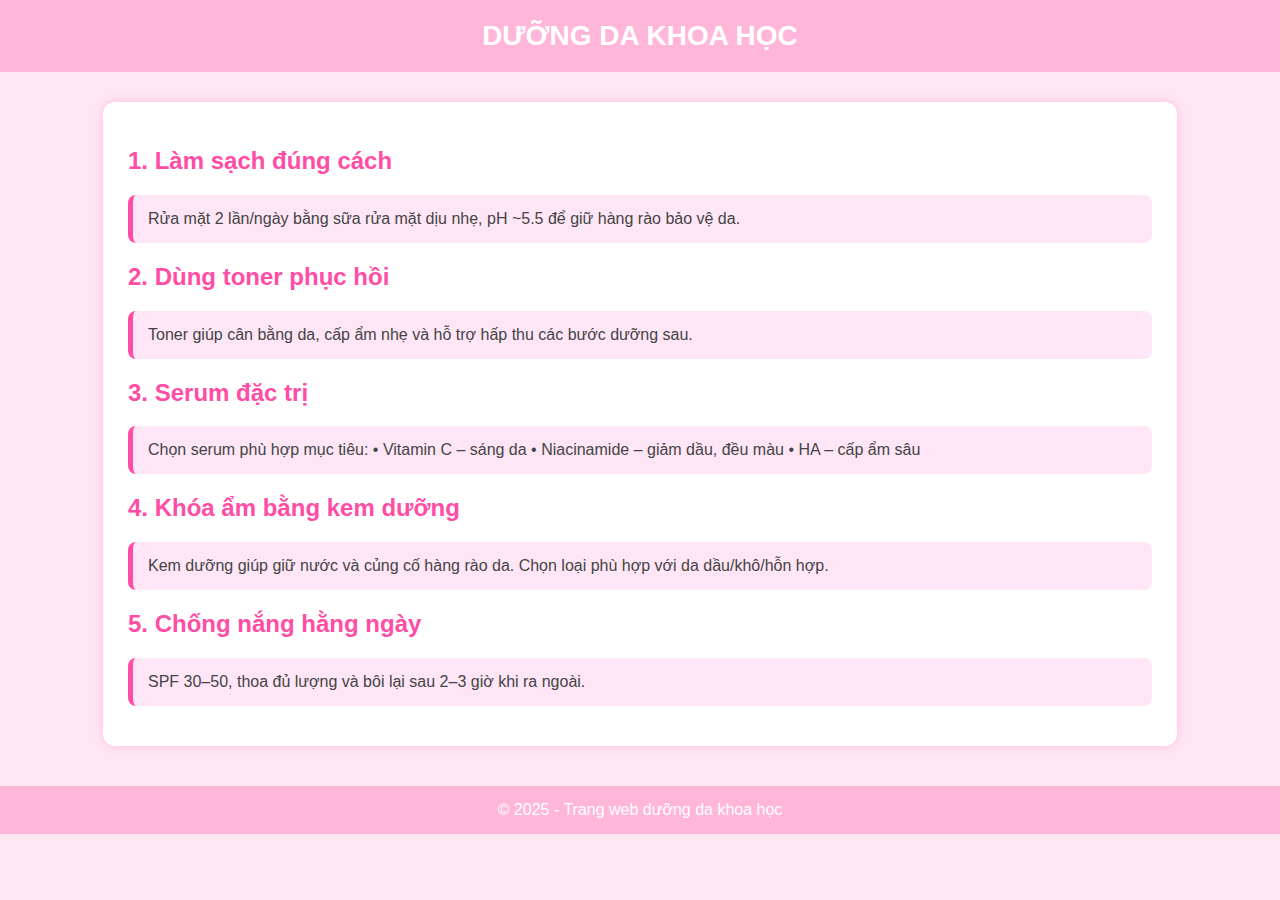
<file: Index.html>
<!DOCTYPE html>
<html lang="vi">
<head>
    <meta charset="UTF-8">
    <meta name="viewport" content="width=device-width, initial-scale=1.0">
    <title>Dưỡng Da Khoa Học</title>
    <link rel="stylesheet" href="style.css">
</head>

<body>

<header>
    DƯỠNG DA KHOA HỌC
</header>

<div class="container">
    <h2>1. Làm sạch đúng cách</h2>
    <div class="step">
        Rửa mặt 2 lần/ngày bằng sữa rửa mặt dịu nhẹ, pH ~5.5 để giữ hàng rào bảo vệ da.
    </div>

    <h2>2. Dùng toner phục hồi</h2>
    <div class="step">
        Toner giúp cân bằng da, cấp ẩm nhẹ và hỗ trợ hấp thu các bước dưỡng sau.
    </div>

    <h2>3. Serum đặc trị</h2>
    <div class="step">
        Chọn serum phù hợp mục tiêu:  
        • Vitamin C – sáng da  
        • Niacinamide – giảm dầu, đều màu  
        • HA – cấp ẩm sâu  
    </div>

    <h2>4. Khóa ẩm bằng kem dưỡng</h2>
    <div class="step">
        Kem dưỡng giúp giữ nước và củng cố hàng rào da. Chọn loại phù hợp với da dầu/khô/hỗn hợp.
    </div>

    <h2>5. Chống nắng hằng ngày</h2>
    <div class="step">
        SPF 30–50, thoa đủ lượng và bôi lại sau 2–3 giờ khi ra ngoài.
    </div>
</div>

<footer>
    © 2025 - Trang web dưỡng da khoa học
</footer>

</body>
</html>
</file>
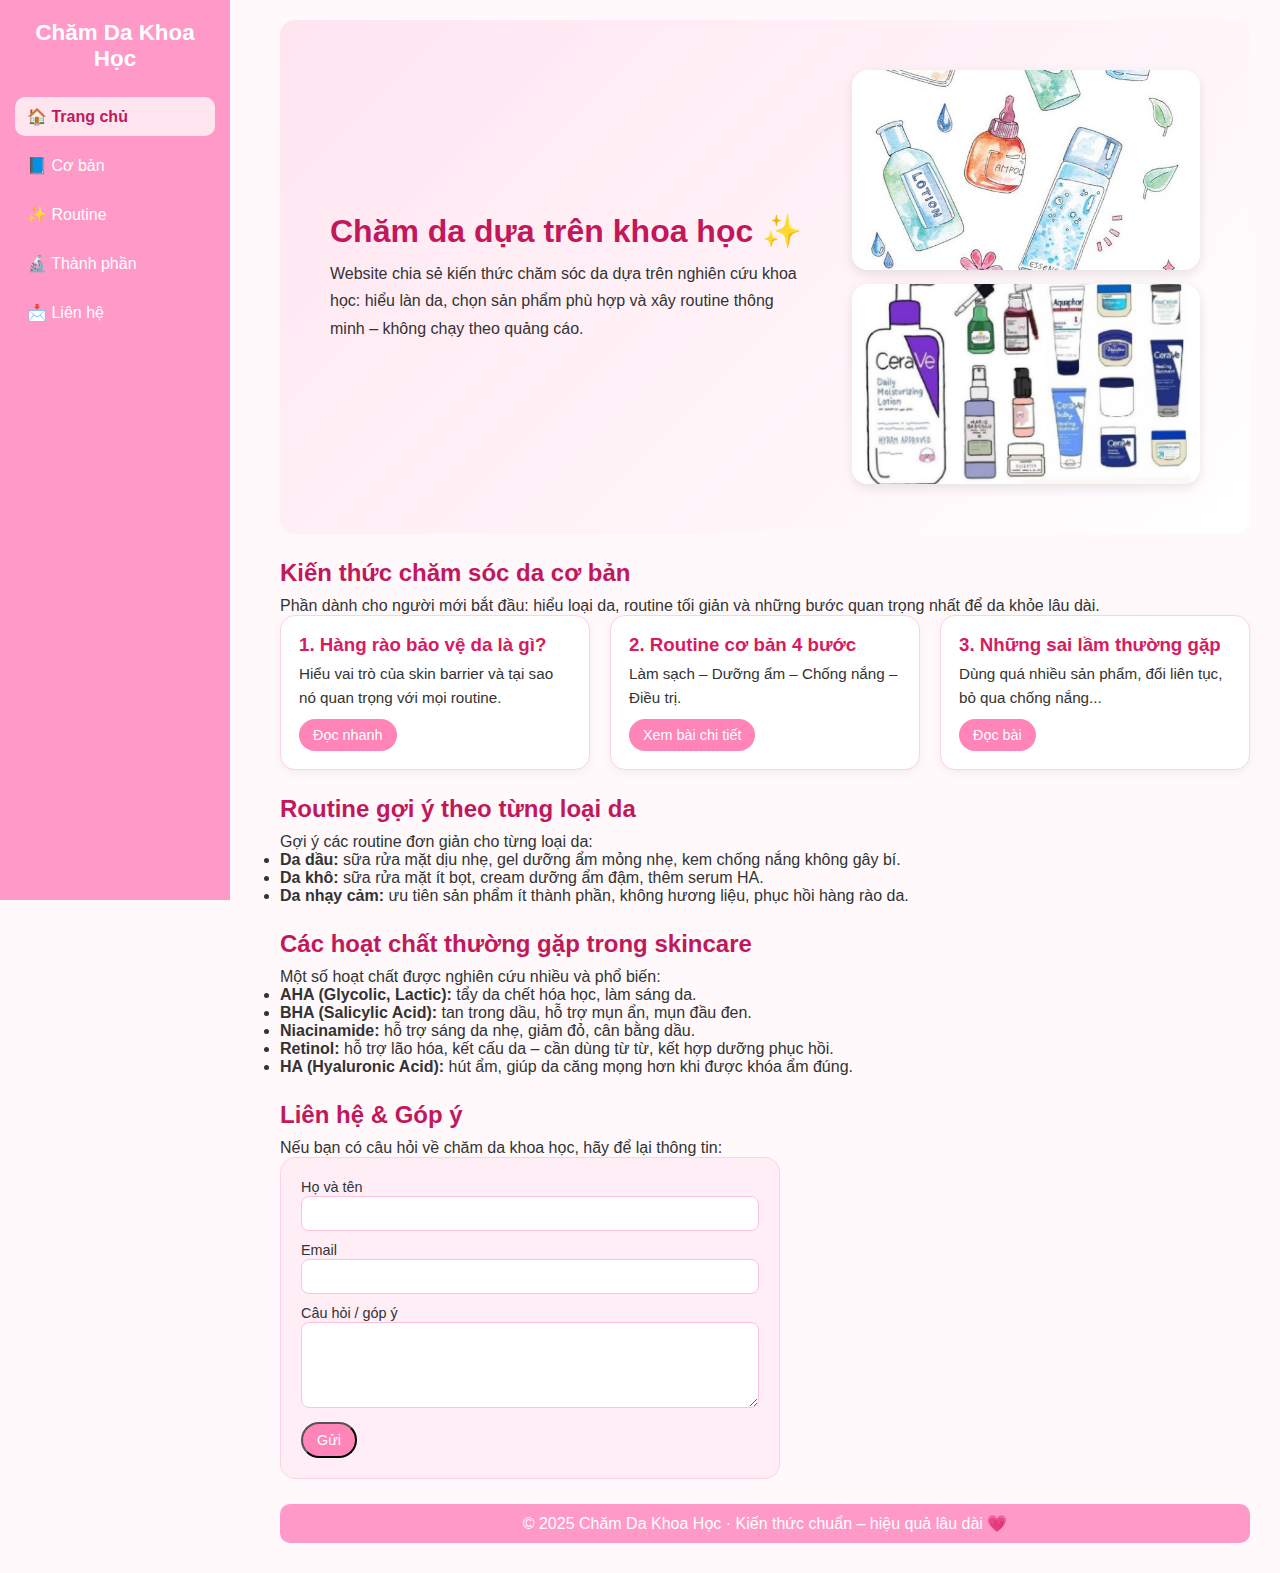
<file: index.html>
<!DOCTYPE html>
<html lang="vi">
<head>
    <meta name="google-site-verification" content="td3gp0ebjPeyJ-wn-ZEuKxO-C9NCuemqSMgt-WYbhzQ" />
    <meta charset="UTF-8">
    <title>Chăm Da Khoa Học</title>
    <meta name="viewport" content="width=device-width, initial-scale=1.0">

    <style>
        * {
            margin: 0;
            padding: 0;
            box-sizing: border-box;
            font-family: "Segoe UI", Arial, sans-serif;
        }

        body {
            background-color: #fff9fb;
            color: #333;
            display: flex;
        }

        /* SIDEBAR MENU DỌC */
        .sidebar {
            width: 230px;
            background: #ff99c8;
            min-height: 100vh;
            padding: 20px 15px;
            color: white;
            position: fixed;
            top: 0;
            left: 0;
        }

        .logo {
            font-size: 1.4rem;
            font-weight: 700;
            margin-bottom: 25px;
            text-align: center;
        }

        .sidebar ul {
            list-style: none;
        }

        .sidebar li {
            margin-bottom: 10px;
        }

        .sidebar a {
            color: white;
            text-decoration: none;
            display: block;
            padding: 10px 12px;
            border-radius: 10px;
            font-size: 1rem;
            transition: 0.2s;
        }

        .sidebar a:hover {
            background: #ffe5f0;
            color: #c2185b;
        }

        .sidebar a.active {
            background: #ffe5f0;
            color: #c2185b;
            font-weight: 600;
        }

        /* MAIN CONTENT (BÊN PHẢI) */
        .main-content {
            margin-left: 250px;
            padding: 20px 30px 30px;
            width: calc(100% - 250px);
        }

        .section-block {
            margin-bottom: 25px;
        }

        .hidden {
            display: none;
        }

        /* HERO MỚI: chữ bên trái – ảnh bên phải */
        .hero {
            display: flex;
            justify-content: space-between;
            align-items: center;
            gap: 40px;
            padding: 50px;
            background: linear-gradient(135deg, #ffe5f0, #ffffff);
            border-radius: 15px;
        }

        .hero-left {
            width: 55%;
        }

        .hero-left h1 {
            color: #c2185b;
            margin-bottom: 10px;
            font-size: 2rem;
        }

        .hero-left p {
            line-height: 1.7;
        }

        .hero-right {
            width: 40%;
            display: flex;
            flex-direction: column;
            gap: 14px;
        }

        .hero-right img {
            width: 100%;
            height: 200px;
            object-fit: cover;
            border-radius: 16px;
            box-shadow: 0 4px 12px rgba(0,0,0,0.1);
        }

        /* TIÊU ĐỀ SECTION */
        .posts h2,
        .section-block h2 {
            font-size: 1.5rem;
            margin: 16px 0 10px;
            color: #c2185b;
        }

        /* POST LIST */
        .post-list {
            display: grid;
            grid-template-columns: repeat(auto-fill, minmax(260px, 1fr));
            gap: 20px;
        }

        .post-card {
            background: white;
            padding: 18px;
            border-radius: 15px;
            border: 1px solid #ffd1e6;
            box-shadow: 0 3px 10px rgba(0,0,0,0.05);
        }

        .post-card h3 {
            color: #d81b60;
            margin-bottom: 6px;
        }

        .post-card p {
            font-size: 0.95rem;
            line-height: 1.6;
            margin-bottom: 8px;
        }

        /* BUTTON */
        .btn {
            display: inline-block;
            padding: 8px 14px;
            background: #ff84b7;
            color: white;
            border-radius: 20px;
            text-decoration: none;
            font-size: 0.9rem;
        }
        .btn:hover {
            background: #ff5fa1;
        }

        /* CONTACT */
        .contact-box {
            background: #ffeef6;
            padding: 20px;
            border-radius: 15px;
            border: 1px solid #ffd1e6;
            max-width: 500px;
        }

        .contact-box .form-group {
            margin-bottom: 10px;
        }

        .contact-box label {
            font-size: 0.9rem;
            font-weight: 500;
        }

        .contact-box input,
        .contact-box textarea {
            width: 100%;
            padding: 8px;
            border-radius: 8px;
            border: 1px solid #ffc1dc;
            font-size: 0.95rem;
        }

        footer {
            margin-top: 20px;
            padding: 10px;
            text-align: center;
            background: #ff99c8;
            color: white;
            border-radius: 10px;
        }

        /* MOBILE */
        @media (max-width: 768px) {
            body {
                display: block;
            }
            .sidebar {
                width: 100%;
                position: relative;
                min-height: auto;
            }
            .main-content {
                margin-left: 0;
                width: 100%;
                padding: 15px 15px 25px;
            }

            .hero {
                flex-direction: column;
                text-align: center;
                padding: 40px 20px;
            }

            .hero-left,
            .hero-right {
                width: 100%;
            }

            .hero-right img {
                height: 180px;
            }
        }
    </style>
</head>

<body>

    <!-- SIDEBAR MENU -->
    <div class="sidebar">
        <div class="logo">Chăm Da Khoa Học</div>
        <ul>
            <!-- Trang chủ: hiện tất cả các mục -->
            <li><a href="#" data-section="home" class="active">🏠 Trang chủ</a></li>
            <li><a href="#" data-section="basic">📘 Cơ bản</a></li>
            <li><a href="#" data-section="routine">✨ Routine</a></li>
            <li><a href="#" data-section="ingredients">🔬 Thành phần</a></li>
            <li><a href="#" data-section="contact">📩 Liên hệ</a></li>
        </ul>
    </div>

    <!-- MAIN CONTENT -->
    <div class="main-content">

        <!-- PHẦN TRANG CHỦ (HERO) -->
        <section id="home" class="section-block">
            <div class="hero">
                <div class="hero-left">
                    <h1>Chăm da dựa trên khoa học ✨</h1>
                    <p>
                        Website chia sẻ kiến thức chăm sóc da dựa trên nghiên cứu khoa học:
                        hiểu làn da, chọn sản phẩm phù hợp và xây routine thông minh – không chạy theo quảng cáo.
                    </p>
                </div>
                <div class="hero-right">
                   <img src="image/01.jpg" alt="ảnh skincare 01">
                   <img src="image/02.jpg" alt="ảnh skincare 02">
                </div>
            </div>
        </section>

        <!-- PHẦN CƠ BẢN -->
        <section id="basic" class="section-block">
            <h2>Kiến thức chăm sóc da cơ bản</h2>
            <p>
                Phần dành cho người mới bắt đầu: hiểu loại da, routine tối giản
                và những bước quan trọng nhất để da khỏe lâu dài.
            </p>

            <div class="post-list">
                <div class="post-card">
                    <h3>1. Hàng rào bảo vệ da là gì?</h3>
                    <p>Hiểu vai trò của skin barrier và tại sao nó quan trọng với mọi routine.</p>
                    <a href="hangraobaoveda.html" class="btn">Đọc nhanh</a>
                </div>

                <div class="post-card">
                    <h3>2. Routine cơ bản 4 bước</h3>
                    <p>Làm sạch – Dưỡng ẩm – Chống nắng – Điều trị.</p>
                    <a href="basic.html" class="btn">Xem bài chi tiết</a>
                </div>

                <div class="post-card">
                    <h3>3. Những sai lầm thường gặp</h3>
                    <p>Dùng quá nhiều sản phẩm, đổi liên tục, bỏ qua chống nắng...</p>
                    <a href="basic-sai-lam-cham-soc-da.html" class="btn">Đọc bài</a>
                </div>
            </div>
        </section>

        <!-- PHẦN ROUTINE -->
        <section id="routine" class="section-block">
            <h2>Routine gợi ý theo từng loại da</h2>
            <p>Gợi ý các routine đơn giản cho từng loại da:</p>
            <ul>
                <li><strong>Da dầu:</strong> sữa rửa mặt dịu nhẹ, gel dưỡng ẩm mỏng nhẹ, kem chống nắng không gây bí.</li>
                <li><strong>Da khô:</strong> sữa rửa mặt ít bọt, cream dưỡng ẩm đậm, thêm serum HA.</li>
                <li><strong>Da nhạy cảm:</strong> ưu tiên sản phẩm ít thành phần, không hương liệu, phục hồi hàng rào da.</li>
            </ul>
        </section>

        <!-- PHẦN THÀNH PHẦN -->
        <section id="ingredients" class="section-block">
            <h2>Các hoạt chất thường gặp trong skincare</h2>
            <p>Một số hoạt chất được nghiên cứu nhiều và phổ biến:</p>
            <ul>
                <li><strong>AHA (Glycolic, Lactic):</strong> tẩy da chết hóa học, làm sáng da.</li>
                <li><strong>BHA (Salicylic Acid):</strong> tan trong dầu, hỗ trợ mụn ẩn, mụn đầu đen.</li>
                <li><strong>Niacinamide:</strong> hỗ trợ sáng da nhẹ, giảm đỏ, cân bằng dầu.</li>
                <li><strong>Retinol:</strong> hỗ trợ lão hóa, kết cấu da – cần dùng từ từ, kết hợp dưỡng phục hồi.</li>
                <li><strong>HA (Hyaluronic Acid):</strong> hút ẩm, giúp da căng mọng hơn khi được khóa ẩm đúng.</li>
            </ul>
        </section>

        <!-- PHẦN LIÊN HỆ -->
        <section id="contact" class="section-block">
            <h2>Liên hệ & Góp ý</h2>
            <p>Nếu bạn có câu hỏi về chăm da khoa học, hãy để lại thông tin:</p>

            <div class="contact-box">
                <div class="form-group">
                    <label for="name">Họ và tên</label>
                    <input type="text" id="name">
                </div>

                <div class="form-group">
                    <label for="email">Email</label>
                    <input type="email" id="email">
                </div>

                <div class="form-group">
                    <label for="message">Câu hỏi / góp ý</label>
                    <textarea id="message" rows="4"></textarea>
                </div>

                <button class="btn">Gửi</button>
            </div>
        </section>

        <footer>
            © 2025 Chăm Da Khoa Học · Kiến thức chuẩn – hiệu quả lâu dài 💗
        </footer>
    </div>

    <!-- JS ẨN / HIỆN CÁC PHẦN KHI ẤN MENU -->
    <script>
        const menuLinks = document.querySelectorAll('.sidebar a[data-section]');
        const sections = document.querySelectorAll('.section-block');

        menuLinks.forEach(link => {
            link.addEventListener('click', function (e) {
                e.preventDefault();

                const targetId = this.getAttribute('data-section');

                // Bỏ active tất cả
                menuLinks.forEach(a => a.classList.remove('active'));
                this.classList.add('active');

                if (targetId === 'home') {
                    // Trang chủ: hiện TẤT CẢ section
                    sections.forEach(sec => sec.classList.remove('hidden'));
                } else {
                    // Các mục khác: chỉ hiện một section
                    sections.forEach(sec => sec.classList.add('hidden'));
                    const targetSection = document.getElementById(targetId);
                    if (targetSection) {
                        targetSection.classList.remove('hidden');
                    }
                }
            });
        });
    </script>

</body>
</html>
</file>
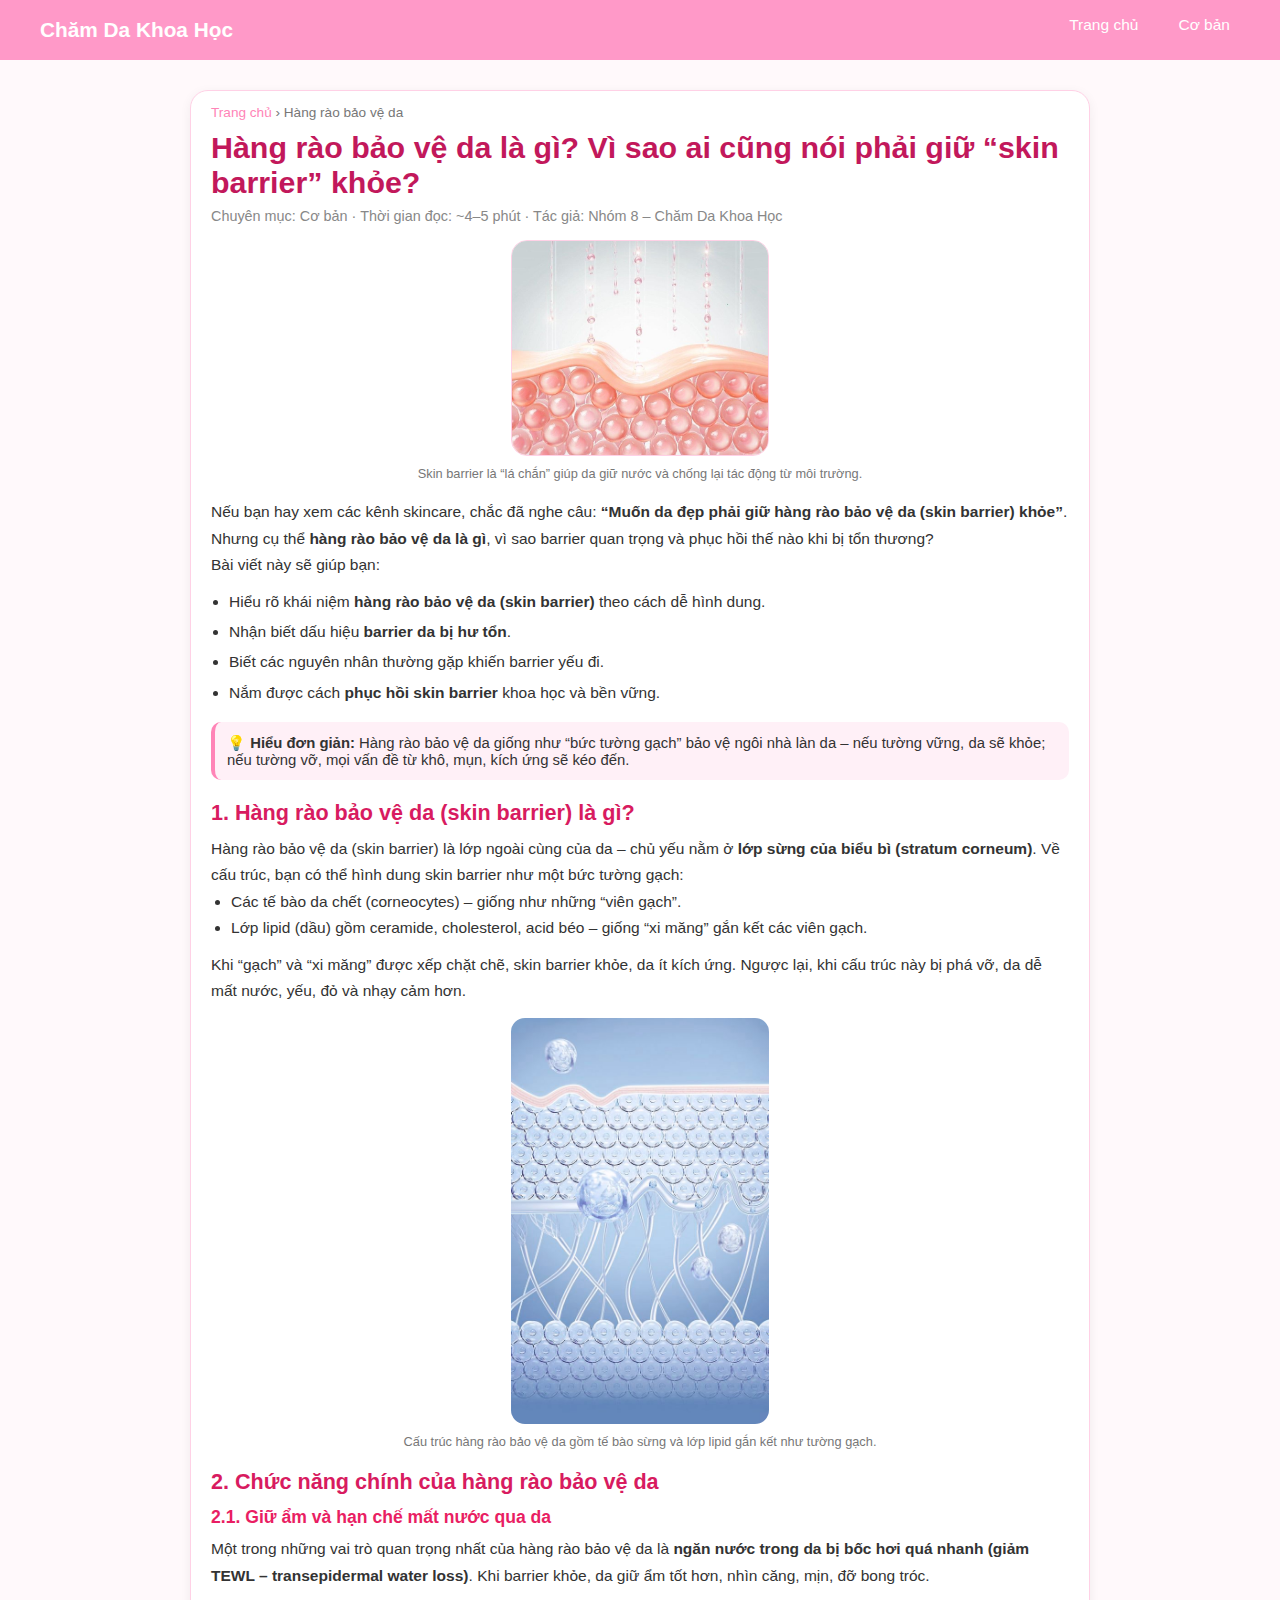
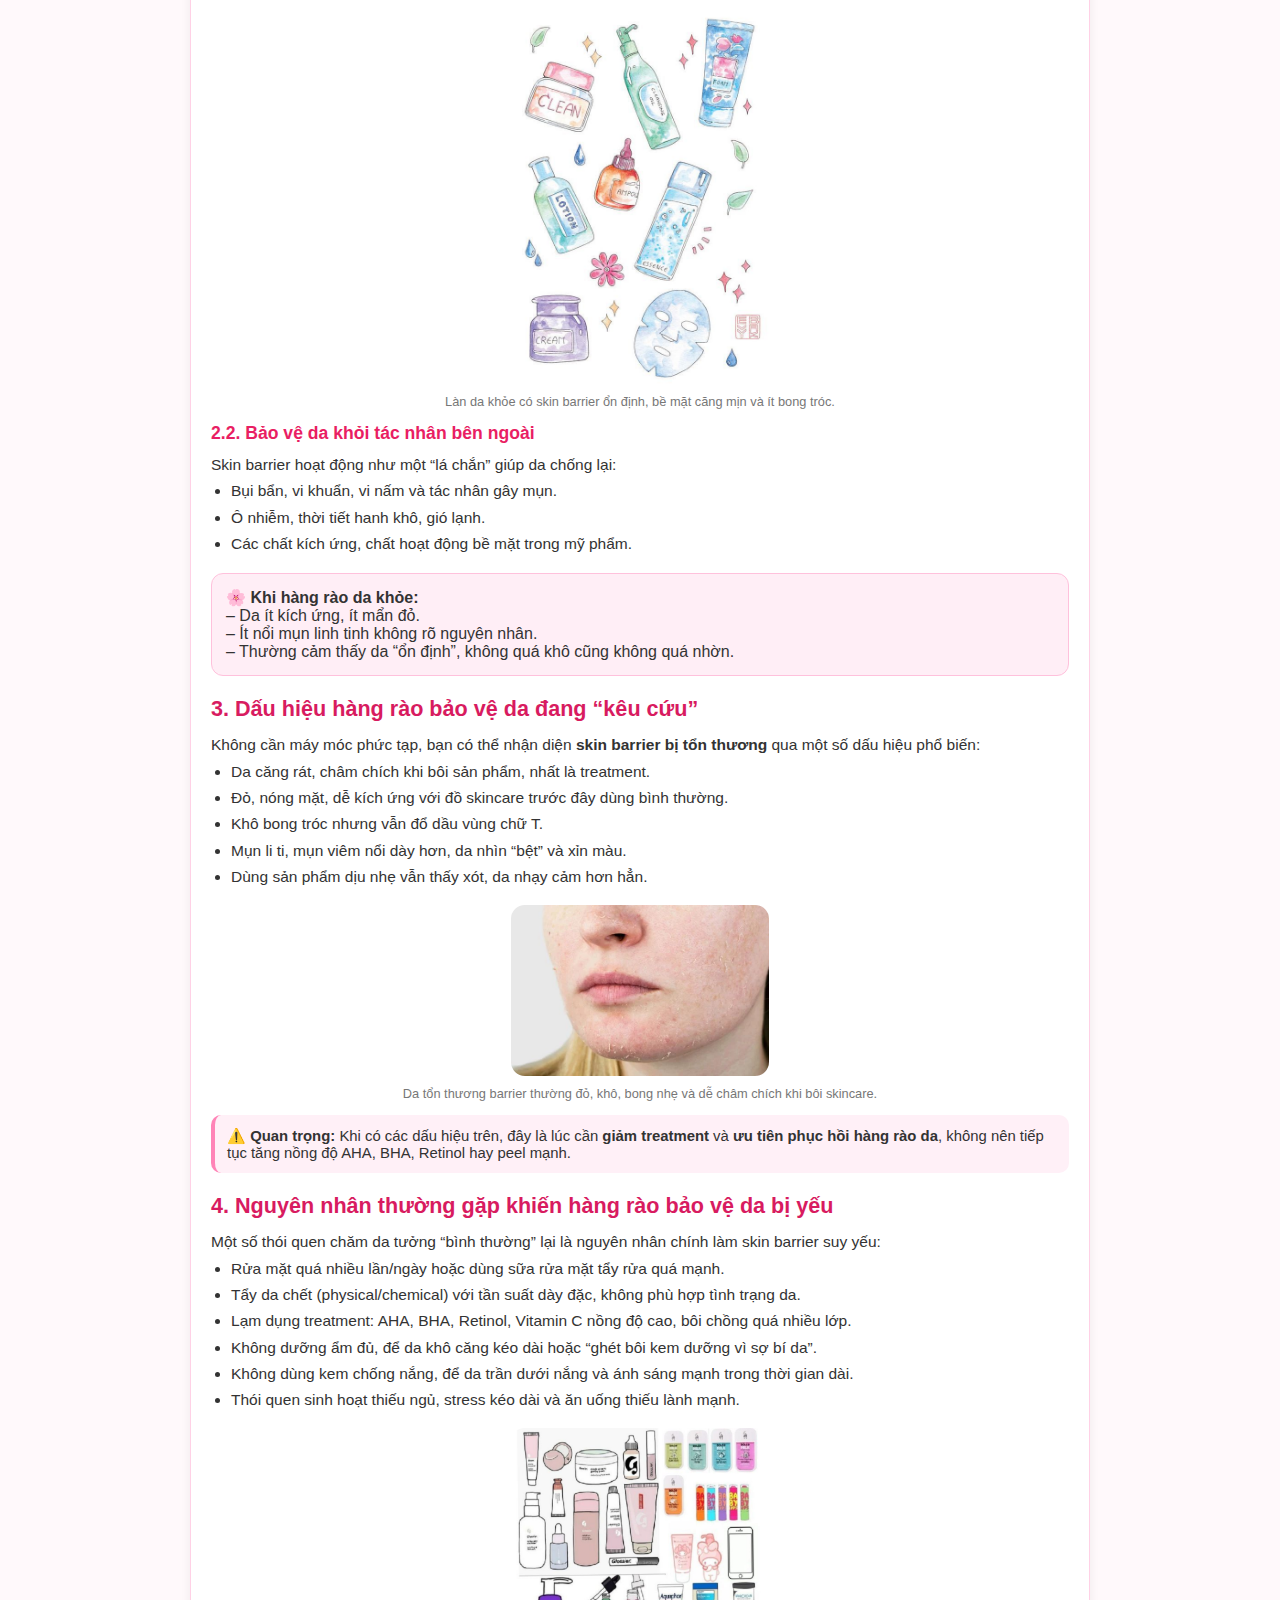
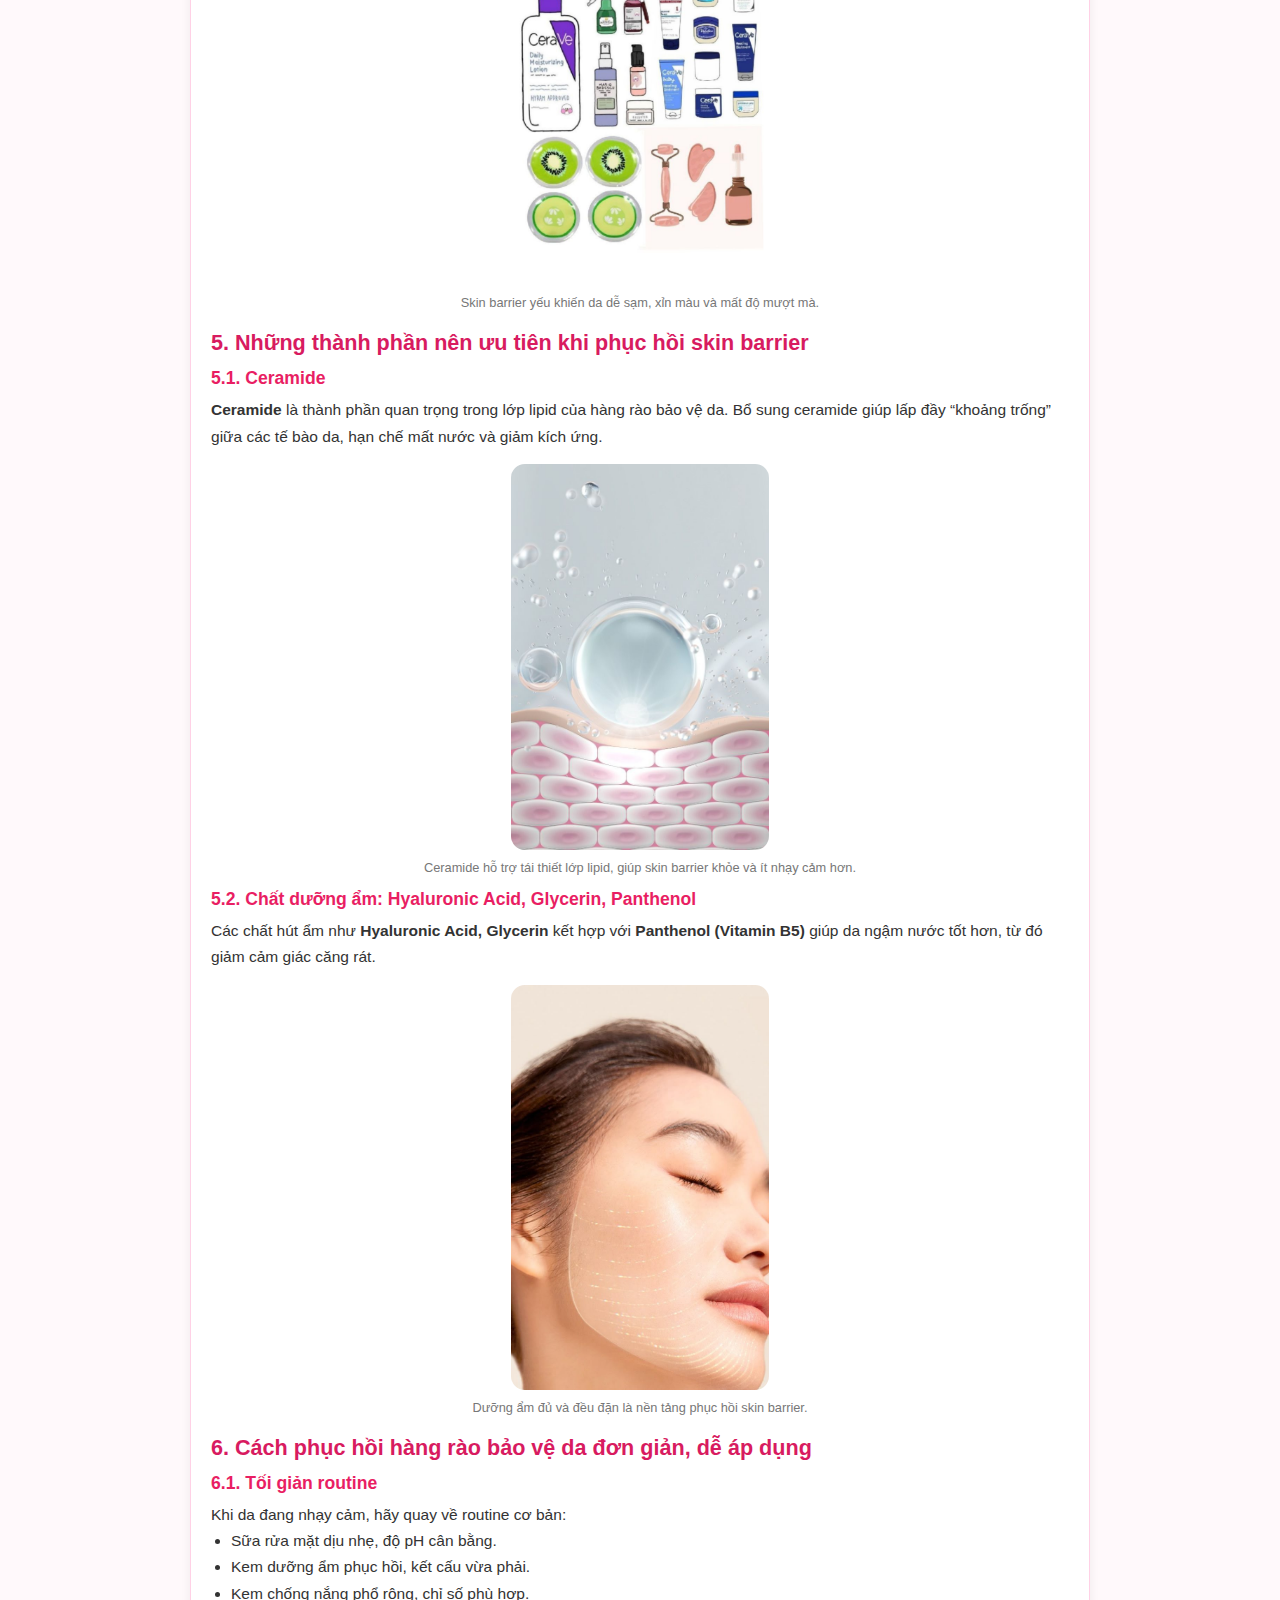
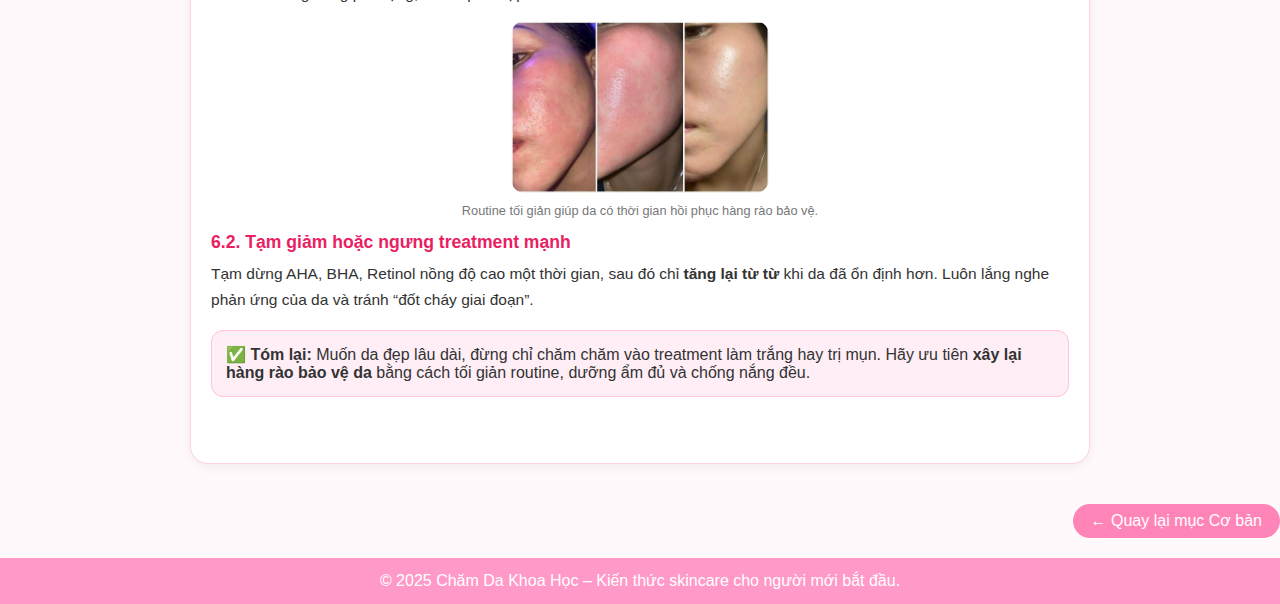
<file: basi-hang-rao-bao-ve-da.html>
<!DOCTYPE html>
<html lang="vi">
<head>
    <meta charset="UTF-8">
    <title>Hàng rào bảo vệ da là gì? Cách phục hồi skin barrier yếu | Chăm Da Khoa Học</title>
    <meta name="viewport" content="width=device-width, initial-scale=1.0">

    <!-- SEO CƠ BẢN -->
    <meta name="description" content="Hiểu đúng hàng rào bảo vệ da (skin barrier) là gì, dấu hiệu barrier bị tổn thương, nguyên nhân khiến da yếu và cách phục hồi để da khỏe, ít kích ứng và bớt mụn.">
    <meta name="keywords" content="hàng rào bảo vệ da, skin barrier là gì, phục hồi hàng rào bảo vệ da, phục hồi skin barrier, barrier da yếu, chăm sóc da cơ bản, cách giữ hàng rào da khỏe">
    <meta name="robots" content="index,follow">
    <link rel="canonical" href="https://nhom8tuhcctk.github.io/chamdakhoahoc/hangraobaoveda.html">

    <!-- OPEN GRAPH -->
    <meta property="og:title" content="Hàng rào bảo vệ da là gì? Cách phục hồi skin barrier yếu | Chăm Da Khoa Học">
    <meta property="og:description" content="Giải thích dễ hiểu về hàng rào bảo vệ da (skin barrier), nhận biết barrier bị tổn thương và cách phục hồi khoa học để da khỏe, ít kích ứng.">
    <meta property="og:type" content="article">
    <meta property="og:url" content="https://nhom8tuhcctk.github.io/chamdakhoahoc/hangraobaoveda.html">
    <meta property="og:site_name" content="Chăm Da Khoa Học">
    <meta property="og:image" content="https://nhom8tuhcctk.github.io/chamdakhoahoc/image/skin-barrier.jpg">

    <!-- TWITTER CARD -->
    <meta name="twitter:card" content="summary_large_image">
    <meta name="twitter:title" content="Hàng rào bảo vệ da là gì? Cách phục hồi skin barrier yếu | Chăm Da Khoa Học">
    <meta name="twitter:description" content="Tìm hiểu skin barrier là gì, dấu hiệu barrier hư tổn và cách phục hồi hàng rào bảo vệ da một cách khoa học.">
    <meta name="twitter:image" content="https://nhom8tuhcctk.github.io/chamdakhoahoc/image/skin-barrier.jpg">

    <style>
        * {
            margin: 0;
            padding: 0;
            box-sizing: border-box;
            font-family: "Segoe UI", Arial, sans-serif;
        }

        body {
            background-color: #fff9fb;
            color: #333;
        }

        /* HEADER */
        header {
            width: 100%;
            background: #ff99c8;
            color: white;
            display: flex;
            justify-content: space-between;
            align-items: center;
            padding: 12px 40px;
            position: sticky;
            top: 0;
            z-index: 100;
        }

        .logo span {
            font-weight: 700;
            font-size: 1.3rem;
        }

        nav ul {
            list-style: none;
            display: flex;
            gap: 20px;
        }

        nav a {
            text-decoration: none;
            color: white;
            font-weight: 500;
            padding: 6px 10px;
            border-radius: 16px;
            transition: 0.2s;
        }

        nav a:hover {
            background: #ffe5f0;
            color: #c2185b;
        }

        /* ARTICLE WRAPPER */
        .container {
            max-width: 900px;
            margin: 30px auto 40px;
            padding: 0 20px 30px;
            background: white;
            border-radius: 18px;
            box-shadow: 0 3px 12px rgba(0,0,0,0.06);
            border: 1px solid #ffd1e6;
        }

        .breadcrumb {
            font-size: 0.85rem;
            padding: 14px 0 0;
            color: #777;
        }

        .breadcrumb a {
            color: #ff84b7;
            text-decoration: none;
        }

        .breadcrumb a:hover {
            text-decoration: underline;
        }

        article {
            padding: 10px 0 20px;
        }

        h1 {
            font-size: 1.9rem;
            color: #c2185b;
            margin-bottom: 8px;
        }

        .meta {
            font-size: 0.9rem;
            color: #888;
            margin-bottom: 16px;
        }

        h2 {
            font-size: 1.35rem;
            color: #d81b60;
            margin: 20px 0 10px;
        }

        h3 {
            color: #e91e63;
            font-size: 1.1rem;
            margin: 12px 0 8px;
        }

        p, li {
            font-size: 0.97rem;
            line-height: 1.7;
        }

        ul {
            margin-left: 20px;
            margin-bottom: 10px;
        }

        .note {
            background: #fff0f7;
            border-left: 4px solid #ff84b7;
            padding: 12px;
            border-radius: 10px;
            margin: 12px 0 20px;
            font-size: 0.93rem;
        }

        .box {
            background: #ffeef6;
            border-radius: 12px;
            padding: 14px;
            border: 1px solid #ffc1dc;
            margin: 16px 0;
        }

        .back-btn-wrapper {
            margin-top: 20px;
            text-align: right;
        }

        .btn {
            display: inline-block;
            padding: 8px 18px;
            background: #ff84b7;
            border-radius: 20px;
            color: white;
            text-decoration: none;
            transition: 0.2s;
        }

        .btn:hover {
            background: #ff5fa1;
        }

        footer {
            text-align: center;
            background: #ff99c8;
            color: white;
            padding: 14px 12px;
            margin-top: 20px;
        }

        .hero-image {
            margin: 12px 0 18px;
            text-align: center;
        }

        .hero-image img {
            max-width: 100%;
            border-radius: 16px;
            border: 1px solid #ffd1e6;
        }

        .hero-image small {
            display: block;
            margin-top: 6px;
            font-size: 0.8rem;
            color: #777;
        }

        .inline-image {
            margin: 14px 0;
            text-align: center;
        }

        .inline-image img {
            max-width: 100%;
            border-radius: 14px;
        }

        .inline-image small {
            display: block;
            margin-top: 6px;
            font-size: 0.8rem;
            color: #777;
        }

        .summary-list {
            margin: 10px 0 16px;
            padding-left: 18px;
        }

        .summary-list li {
            margin-bottom: 4px;
        }

        @media (max-width: 600px) {
            header {
                padding: 10px 16px;
            }
            .container {
                margin: 20px 10px 30px;
                padding: 0 14px 20px;
            }
        }
    </style>
</head>

<body>

<header>
    <div class="logo">
        <span>Chăm Da Khoa Học</span>
    </div>

    <nav>
        <ul>
            <li><a href="index.html">Trang chủ</a></li>
            <li><a href="basic.html">Cơ bản</a></li>
        </ul>
    </nav>
</header>

<div class="container">

    <div class="breadcrumb">
        <a href="index.html">Trang chủ</a> › Hàng rào bảo vệ da
    </div>

    <article itemscope itemtype="https://schema.org/Article">

        <h1 itemprop="headline">Hàng rào bảo vệ da là gì? Vì sao ai cũng nói phải giữ “skin barrier” khỏe?</h1>
        <div class="meta">
            Chuyên mục: Cơ bản · Thời gian đọc: ~4–5 phút · 
            <span itemprop="author" itemscope itemtype="https://schema.org/Person">
                Tác giả: <span itemprop="name">Nhóm 8 – Chăm Da Khoa Học</span>
            </span>
        </div>

        <!-- ẢNH HERO CHÍNH -->
        <div class="hero-image">
            <img src="image/skin-barrier.jpg"
             width="30%"
                 alt="Minh họa skin barrier là lớp ngoài cùng của da, giúp giữ ẩm và bảo vệ da khỏi tác nhân gây kích ứng."
                 loading="lazy" itemprop="image">
            <small>Skin barrier là “lá chắn” giúp da giữ nước và chống lại tác động từ môi trường.</small>
        </div>

        <p>
            Nếu bạn hay xem các kênh skincare, chắc đã nghe câu:
            <strong>“Muốn da đẹp phải giữ hàng rào bảo vệ da (skin barrier) khỏe”</strong>.
            Nhưng cụ thể <strong>hàng rào bảo vệ da là gì</strong>, vì sao barrier quan trọng
            và phục hồi thế nào khi bị tổn thương?
        </p>

        <p>Bài viết này sẽ giúp bạn:</p>
        <ul class="summary-list">
            <li>Hiểu rõ khái niệm <strong>hàng rào bảo vệ da (skin barrier)</strong> theo cách dễ hình dung.</li>
            <li>Nhận biết dấu hiệu <strong>barrier da bị hư tổn</strong>.</li>
            <li>Biết các nguyên nhân thường gặp khiến barrier yếu đi.</li>
            <li>Nắm được cách <strong>phục hồi skin barrier</strong> khoa học và bền vững.</li>
        </ul>

        <div class="note">
            💡 <strong>Hiểu đơn giản:</strong> Hàng rào bảo vệ da giống như “bức tường gạch” bảo vệ ngôi nhà làn da – 
            nếu tường vững, da sẽ khỏe; nếu tường vỡ, mọi vấn đề từ khô, mụn, kích ứng sẽ kéo đến.
        </div>

        <!-- 1. HÀNG RÀO BẢO VỆ DA LÀ GÌ -->
        <h2>1. Hàng rào bảo vệ da (skin barrier) là gì?</h2>
        <p>
            Hàng rào bảo vệ da (skin barrier) là lớp ngoài cùng của da – chủ yếu nằm ở 
            <strong>lớp sừng của biểu bì (stratum corneum)</strong>. 
            Về cấu trúc, bạn có thể hình dung skin barrier như một bức tường gạch:
        </p>
        <ul>
            <li>Các tế bào da chết (corneocytes) – giống như những “viên gạch”.</li>
            <li>Lớp lipid (dầu) gồm ceramide, cholesterol, acid béo – giống “xi măng” gắn kết các viên gạch.</li>
        </ul>
        <p>
            Khi “gạch” và “xi măng” được xếp chặt chẽ, skin barrier khỏe, da ít kích ứng. 
            Ngược lại, khi cấu trúc này bị phá vỡ, da dễ mất nước, yếu, đỏ và nhạy cảm hơn.
        </p>

        <div class="inline-image">
            <img src="image/cau-truc-hang-rao-da.jpg" 
                width="30%"
                 alt="Sơ đồ cấu trúc hàng rào bảo vệ da với tế bào sừng và lớp lipid ceramide, cholesterol, acid béo."
                 loading="lazy">
            <small>Cấu trúc hàng rào bảo vệ da gồm tế bào sừng và lớp lipid gắn kết như tường gạch.</small>
        </div>

        <!-- 2. CHỨC NĂNG -->
        <h2>2. Chức năng chính của hàng rào bảo vệ da</h2>

        <h3>2.1. Giữ ẩm và hạn chế mất nước qua da</h3>
        <p>
            Một trong những vai trò quan trọng nhất của hàng rào bảo vệ da là 
            <strong>ngăn nước trong da bị bốc hơi quá nhanh (giảm TEWL – transepidermal water loss)</strong>. 
            Khi barrier khỏe, da giữ ẩm tốt hơn, nhìn căng, mịn, đỡ bong tróc.
        </p>

        <div class="inline-image">
            <img src="image/01.jpg"
                width="30%"
                 alt="Hình minh họa làn da khỏe, đủ ẩm khi hàng rào bảo vệ da hoạt động tốt và ổn định."
                 loading="lazy">
            <small>Làn da khỏe có skin barrier ổn định, bề mặt căng mịn và ít bong tróc.</small>
        </div>

        <h3>2.2. Bảo vệ da khỏi tác nhân bên ngoài</h3>
        <p>
            Skin barrier hoạt động như một “lá chắn” giúp da chống lại:
        </p>
        <ul>
            <li>Bụi bẩn, vi khuẩn, vi nấm và tác nhân gây mụn.</li>
            <li>Ô nhiễm, thời tiết hanh khô, gió lạnh.</li>
            <li>Các chất kích ứng, chất hoạt động bề mặt trong mỹ phẩm.</li>
        </ul>

        <div class="box">
            🌸 <strong>Khi hàng rào da khỏe:</strong><br>
            – Da ít kích ứng, ít mẩn đỏ.<br>
            – Ít nổi mụn linh tinh không rõ nguyên nhân.<br>
            – Thường cảm thấy da “ổn định”, không quá khô cũng không quá nhờn.
        </div>

        <!-- 3. DẤU HIỆU BARRIER BỊ TỔN THƯƠNG -->
        <h2>3. Dấu hiệu hàng rào bảo vệ da đang “kêu cứu”</h2>
        <p>
            Không cần máy móc phức tạp, bạn có thể nhận diện <strong>skin barrier bị tổn thương</strong>
            qua một số dấu hiệu phổ biến:
        </p>
        <ul>
            <li>Da căng rát, châm chích khi bôi sản phẩm, nhất là treatment.</li>
            <li>Đỏ, nóng mặt, dễ kích ứng với đồ skincare trước đây dùng bình thường.</li>
            <li>Khô bong tróc nhưng vẫn đổ dầu vùng chữ T.</li>
            <li>Mụn li ti, mụn viêm nổi dày hơn, da nhìn “bệt” và xỉn màu.</li>
            <li>Dùng sản phẩm dịu nhẹ vẫn thấy xót, da nhạy cảm hơn hẳn.</li>
        </ul>

        <div class="inline-image">
            <img src="image/03.jpg"
              width="30%"
                 alt="Da bị tổn thương hàng rào bảo vệ với vùng đỏ, bong tróc và cảm giác châm chích khi dùng mỹ phẩm."
                 loading="lazy">
            <small>Da tổn thương barrier thường đỏ, khô, bong nhẹ và dễ châm chích khi bôi skincare.</small>
        </div>

        <div class="note">
            ⚠️ <strong>Quan trọng:</strong> Khi có các dấu hiệu trên, đây là lúc cần 
            <strong>giảm treatment</strong> và <strong>ưu tiên phục hồi hàng rào da</strong>, 
            không nên tiếp tục tăng nồng độ AHA, BHA, Retinol hay peel mạnh.
        </div>

        <!-- 4. TẠI SAO HÀNG RÀO BỊ HƯ HẠI -->
        <h2>4. Nguyên nhân thường gặp khiến hàng rào bảo vệ da bị yếu</h2>
        <p>
            Một số thói quen chăm da tưởng “bình thường” lại là nguyên nhân chính làm skin barrier suy yếu:
        </p>
        <ul>
            <li>Rửa mặt quá nhiều lần/ngày hoặc dùng sữa rửa mặt tẩy rửa quá mạnh.</li>
            <li>Tẩy da chết (physical/chemical) với tần suất dày đặc, không phù hợp tình trạng da.</li>
            <li>Lạm dụng treatment: AHA, BHA, Retinol, Vitamin C nồng độ cao, bôi chồng quá nhiều lớp.</li>
            <li>Không dưỡng ẩm đủ, để da khô căng kéo dài hoặc “ghét bôi kem dưỡng vì sợ bí da”.</li>
            <li>Không dùng kem chống nắng, để da trần dưới nắng và ánh sáng mạnh trong thời gian dài.</li>
            <li>Thói quen sinh hoạt thiếu ngủ, stress kéo dài và ăn uống thiếu lành mạnh.</li>
        </ul>

        <div class="inline-image">
            <img src="image/02.jpg"
                width="30%"
                 alt="Minh họa làn da xỉn màu và khô ráp khi hàng rào bảo vệ da bị suy yếu do chăm sóc chưa đúng."
                 loading="lazy">
            <small>Skin barrier yếu khiến da dễ sạm, xỉn màu và mất độ mượt mà.</small>
        </div>

        <!-- 5. THÀNH PHẦN GIÚP PHỤC HỒI SKIN BARRIER -->
        <h2>5. Những thành phần nên ưu tiên khi phục hồi skin barrier</h2>

        <h3>5.1. Ceramide</h3>
        <p>
            <strong>Ceramide</strong> là thành phần quan trọng trong lớp lipid của hàng rào bảo vệ da. 
            Bổ sung ceramide giúp lấp đầy “khoảng trống” giữa các tế bào da, hạn chế mất nước và giảm kích ứng.
        </p>

        <div class="inline-image">
            <img src="image/ceramide.jpg"
                width="30%"
                 alt="Minh họa ceramide giúp củng cố lớp lipid của hàng rào bảo vệ da và giảm tình trạng mất nước."
                 loading="lazy">
            <small>Ceramide hỗ trợ tái thiết lớp lipid, giúp skin barrier khỏe và ít nhạy cảm hơn.</small>
        </div>

        <h3>5.2. Chất dưỡng ẩm: Hyaluronic Acid, Glycerin, Panthenol</h3>
        <p>
            Các chất hút ẩm như <strong>Hyaluronic Acid, Glycerin</strong> kết hợp với 
            <strong>Panthenol (Vitamin B5)</strong> giúp da ngậm nước tốt hơn, từ đó giảm cảm giác căng rát.
        </p>

        <div class="inline-image">
            <img src="image/duong-am-phuc-hoi.jpg"
             width="30%"
                 alt="Hình minh họa kem dưỡng ẩm phục hồi với thành phần HA, glycerin và panthenol hỗ trợ hàng rào bảo vệ da."
                 loading="lazy">
            <small>Dưỡng ẩm đủ và đều đặn là nền tảng phục hồi skin barrier.</small>
        </div>

        <!-- 6. CÁCH PHỤC HỒI SKIN BARRIER ĐƠN GIẢN -->
        <h2>6. Cách phục hồi hàng rào bảo vệ da đơn giản, dễ áp dụng</h2>

        <h3>6.1. Tối giản routine</h3>
        <p>
            Khi da đang nhạy cảm, hãy quay về routine cơ bản:
        </p>
        <ul>
            <li>Sữa rửa mặt dịu nhẹ, độ pH cân bằng.</li>
            <li>Kem dưỡng ẩm phục hồi, kết cấu vừa phải.</li>
            <li>Kem chống nắng phổ rộng, chỉ số phù hợp.</li>
        </ul>

        <div class="inline-image">
            <img src="image/phuc-hoi-skin-barrier.jpg"
                width="30%"
                 alt="Các bước chăm sóc da tối giản để phục hồi skin barrier gồm làm sạch dịu nhẹ, dưỡng ẩm và chống nắng."
                 loading="lazy">
            <small>Routine tối giản giúp da có thời gian hồi phục hàng rào bảo vệ.</small>
        </div>

        <h3>6.2. Tạm giảm hoặc ngưng treatment mạnh</h3>
        <p>
            Tạm dừng AHA, BHA, Retinol nồng độ cao một thời gian, sau đó chỉ 
            <strong>tăng lại từ từ</strong> khi da đã ổn định hơn.  
            Luôn lắng nghe phản ứng của da và tránh “đốt cháy giai đoạn”.
        </p>

        <div class="box">
            ✅ <strong>Tóm lại:</strong> Muốn da đẹp lâu dài, đừng chỉ chăm chăm vào treatment làm trắng hay trị mụn. 
            Hãy ưu tiên <strong>xây lại hàng rào bảo vệ da</strong> bằng cách tối giản routine, dưỡng ẩm đủ và chống nắng đều.
        </div>

        </div>

        <div class="back-btn-wrapper">
            <a href="basic.html" class="btn">← Quay lại mục Cơ bản</a>
        </div>

    </article>

</div>

<footer>
    © 2025 Chăm Da Khoa Học – Kiến thức skincare cho người mới bắt đầu.
</footer>

</body>
</html>
</file>
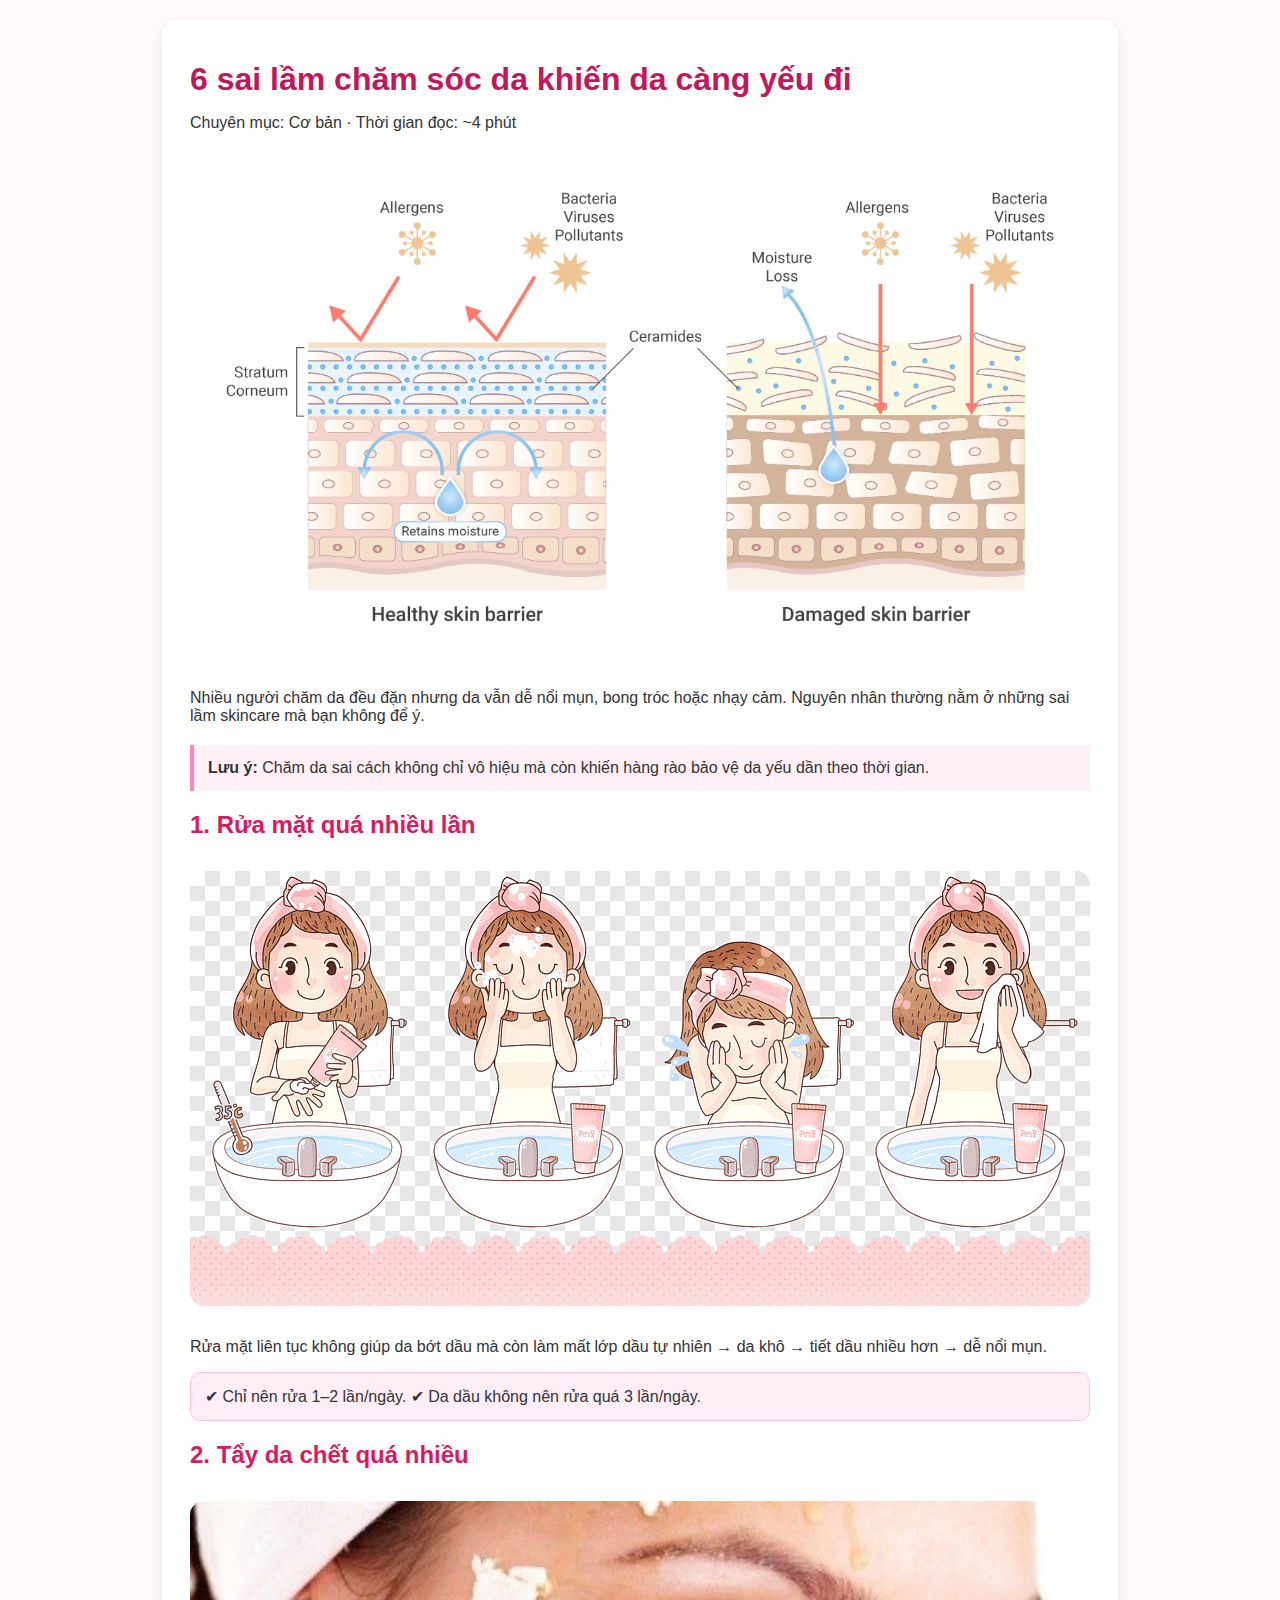
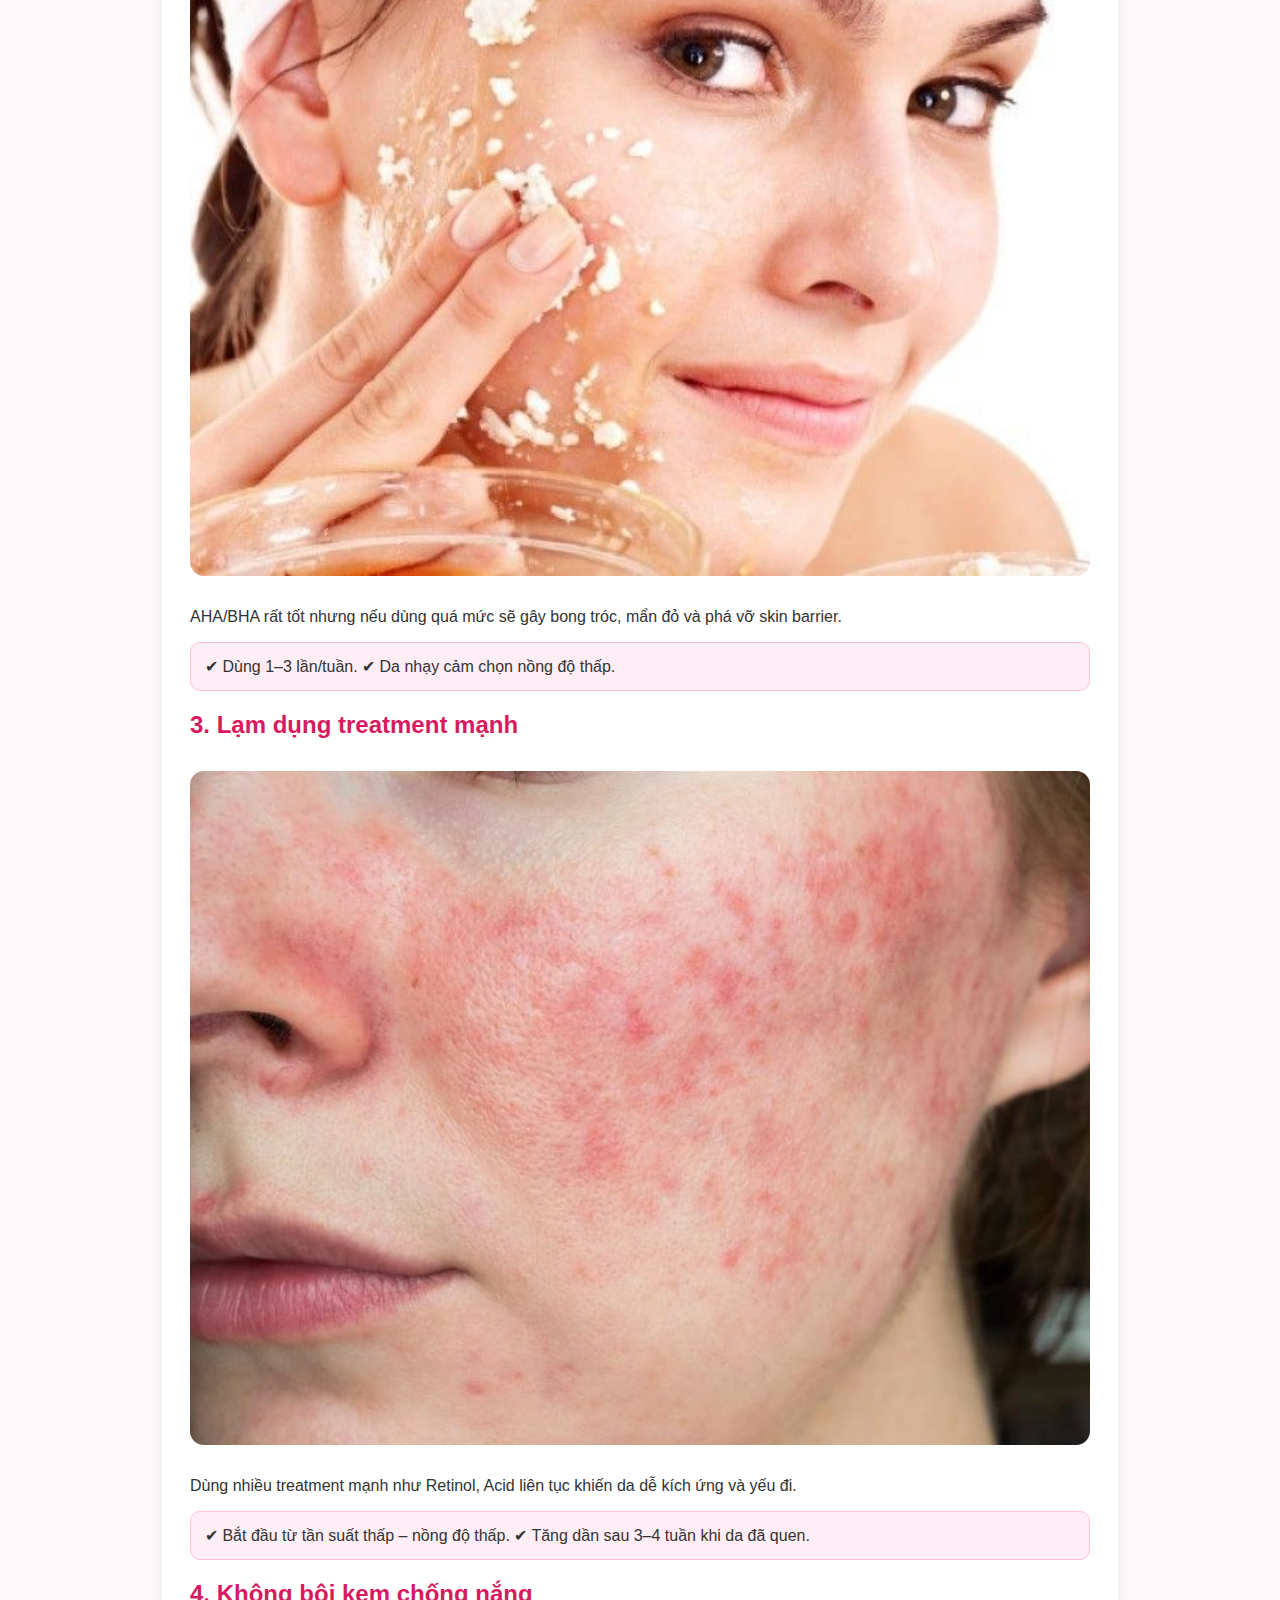
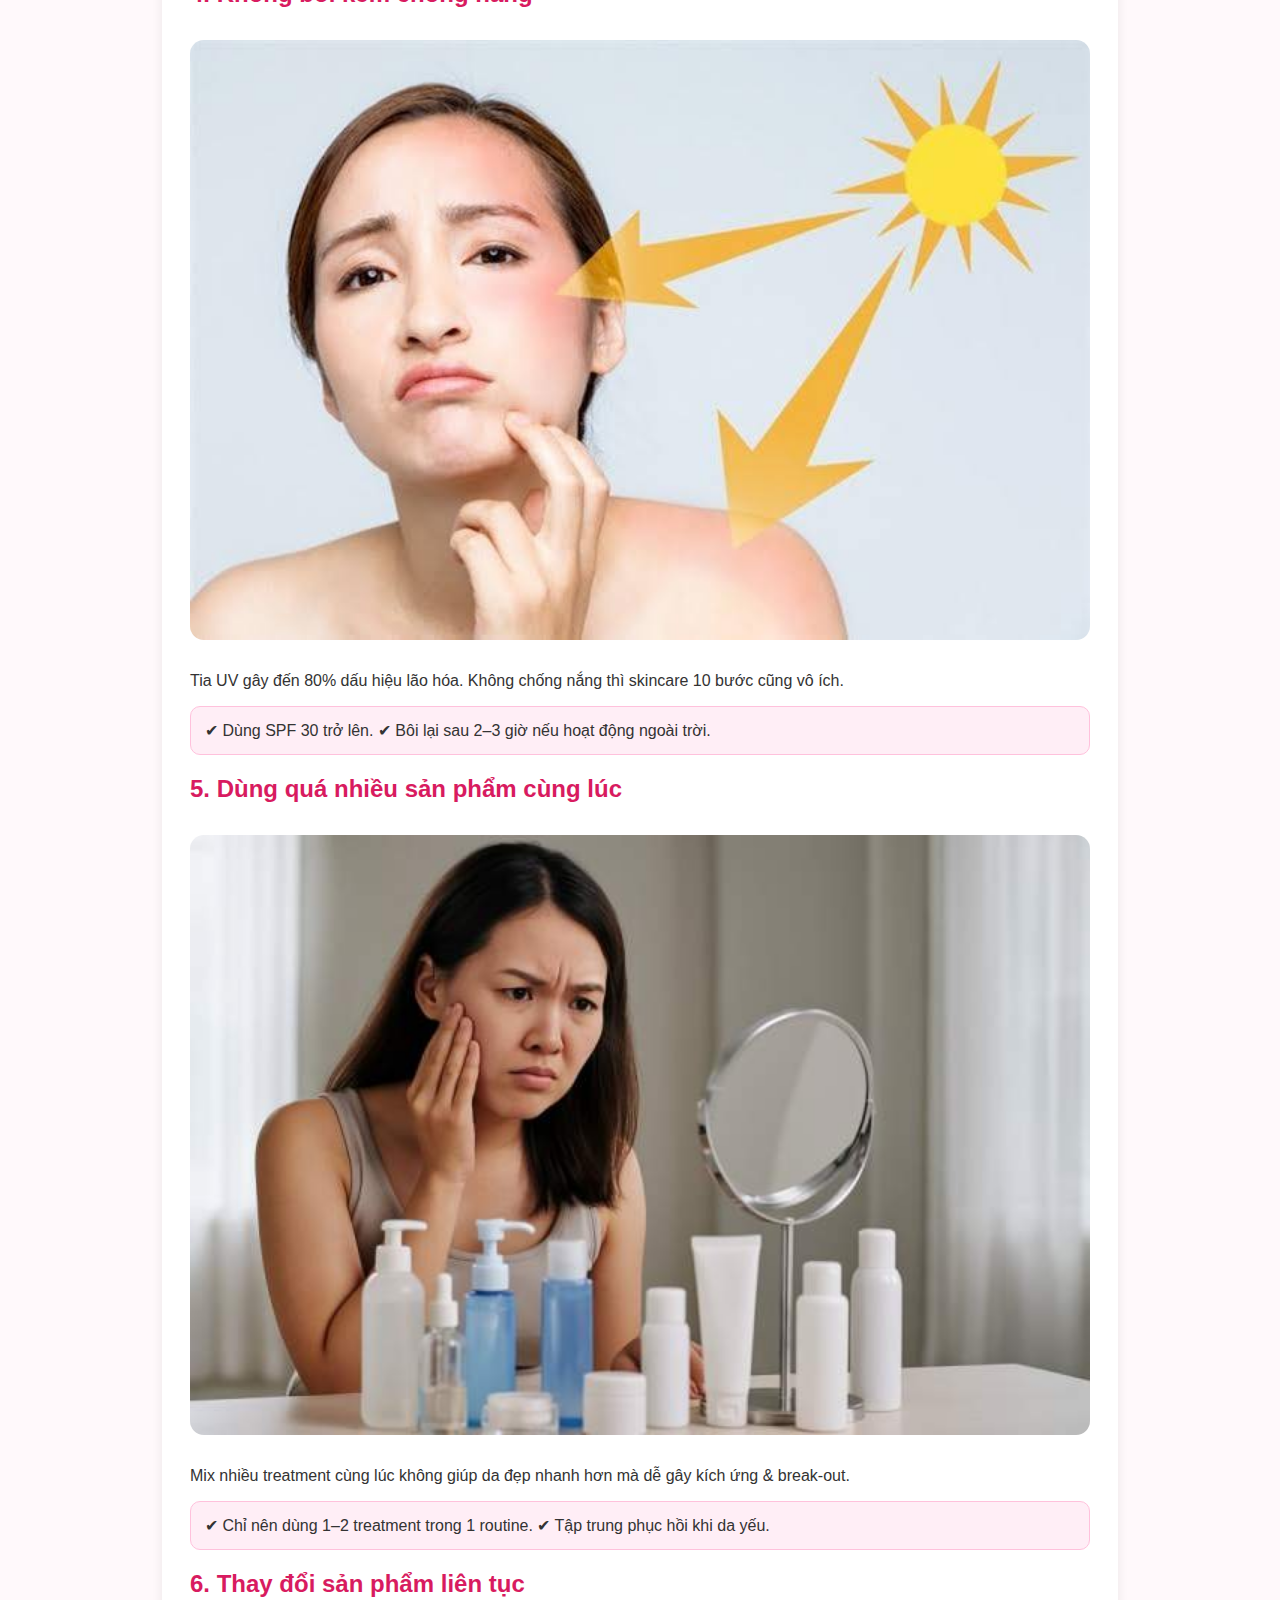
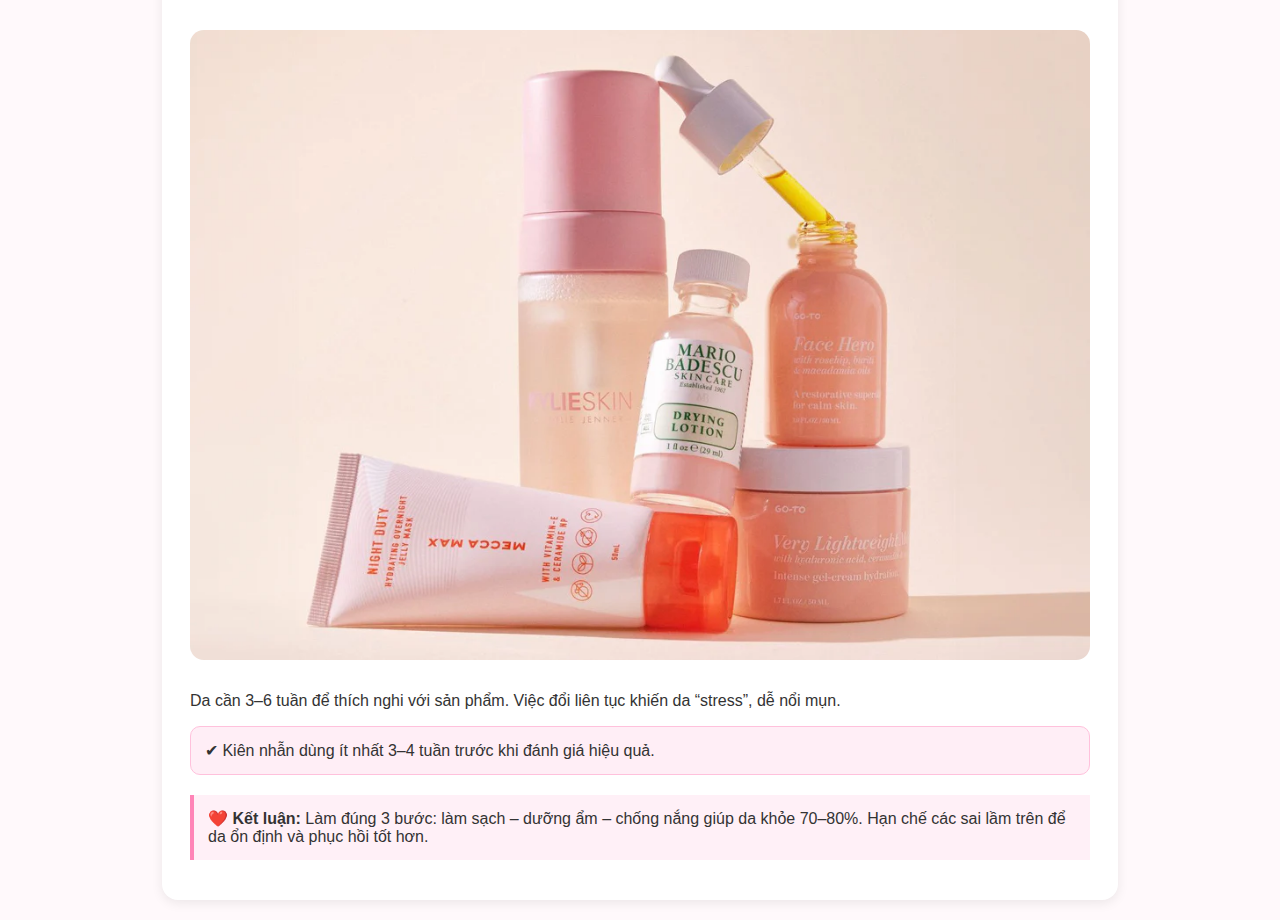
<file: basic-cham-soc-co-ban.html>
<!DOCTYPE html>
<html lang="vi">
<head>
    <meta charset="UTF-8">
    <title>6 sai lầm chăm sóc da khiến da yếu đi và cách khắc phục | Chăm Da Khoa Học</title>
    <meta name="viewport" content="width=device-width, initial-scale=1.0">
    
    <!-- SEO -->
    <meta name="description" content="Tổng hợp 6 sai lầm chăm sóc da phổ biến khiến da yếu, dễ kích ứng và breakout. Học cách phục hồi đúng khoa học giúp da khỏe hơn chỉ với routine cơ bản.">
    <meta name="keywords" content="sai lầm chăm sóc da, skin barrier yếu, phục hồi skin barrier, sai lầm skincare, chăm da cơ bản, hàng rào bảo vệ da">
    <link rel="canonical" href="https://nhom8tuhcctk.github.io/chamdakhoahoc/basic-cham-soc-co-ban.html">
    
    <style>
        body { background: #fff9fb; font-family: Arial, sans-serif; color: #333; }
        .container { max-width: 900px; margin: 20px auto; background: #fff; padding: 20px 28px; border-radius: 16px; box-shadow: 0 3px 12px rgba(0,0,0,0.08); }
        h1 { color: #c2185b; font-size: 2rem; margin-bottom: 10px; }
        h2 { color: #d81b60; margin-top: 20px; }
        .box { background: #ffeef6; padding: 14px; border-radius: 10px; border: 1px solid #ffc1dc; margin: 15px 0; }
        img { width: 100%; border-radius: 14px; margin: 12px 0; }
        .highlight { background: #fff0f7; padding: 14px; border-left: 4px solid #ff84b7; margin: 20px 0; }
    </style>
</head>

<body>

<div class="container">
    <h1>6 sai lầm chăm sóc da khiến da càng yếu đi</h1>
    <p class="meta">Chuyên mục: Cơ bản · Thời gian đọc: ~4 phút</p>

    <img src="image/skin-barrier-la-gi.jpg" alt="Skin barrier là gì và vì sao dễ bị tổn thương">

    <p>Nhiều người chăm da đều đặn nhưng da vẫn dễ nổi mụn, bong tróc hoặc nhạy cảm. Nguyên nhân thường nằm ở những sai lầm skincare mà bạn không để ý.</p>

    <div class="highlight"><strong>Lưu ý:</strong> Chăm da sai cách không chỉ vô hiệu mà còn khiến hàng rào bảo vệ da yếu dần theo thời gian.</div>

    <!-- 1 -->
    <h2>1. Rửa mặt quá nhiều lần</h2>
    <img src="image/rua-mat-qua-nhieu-sai-lam.jpg" alt="Rửa mặt quá nhiều khiến da mất dầu tự nhiên">
    <p>Rửa mặt liên tục không giúp da bớt dầu mà còn làm mất lớp dầu tự nhiên → da khô → tiết dầu nhiều hơn → dễ nổi mụn.</p>

    <div class="box">
        ✔ Chỉ nên rửa 1–2 lần/ngày.  
        ✔ Da dầu không nên rửa quá 3 lần/ngày.
    </div>

    <!-- 2 -->
    <h2>2. Tẩy da chết quá nhiều</h2>
    <img src="image/tay-da-chet-qua-nhieu.jpg" alt="Lạm dụng tẩy da chết làm da nhạy cảm và bong tróc">
    <p>AHA/BHA rất tốt nhưng nếu dùng quá mức sẽ gây bong tróc, mẩn đỏ và phá vỡ skin barrier.</p>

    <div class="box">
        ✔ Dùng 1–3 lần/tuần.  
        ✔ Da nhạy cảm chọn nồng độ thấp.
    </div>

    <!-- 3 -->
    <h2>3. Lạm dụng treatment mạnh</h2>
    <img src="image/lam-dung-treatment-retinol.jpg" alt="Lạm dụng retinol khiến da tổn thương">
    <p>Dùng nhiều treatment mạnh như Retinol, Acid liên tục khiến da dễ kích ứng và yếu đi.</p>

    <div class="box">
        ✔ Bắt đầu từ tần suất thấp – nồng độ thấp.  
        ✔ Tăng dần sau 3–4 tuần khi da đã quen.
    </div>

    <!-- 4 -->
    <h2>4. Không bôi kem chống nắng</h2>
    <img src="image/khong-boi-kem-chong-nang.jpg" alt="Không dùng kem chống nắng làm da lão hóa nhanh">
    <p>Tia UV gây đến 80% dấu hiệu lão hóa. Không chống nắng thì skincare 10 bước cũng vô ích.</p>

    <div class="box">
        ✔ Dùng SPF 30 trở lên.  
        ✔ Bôi lại sau 2–3 giờ nếu hoạt động ngoài trời.
    </div>

    <!-- 5 -->
    <h2>5. Dùng quá nhiều sản phẩm cùng lúc</h2>
    <img src="image/dung-qua-nhieu-san-pham.jpg" alt="Dùng nhiều sản phẩm skincare khiến da quá tải">
    <p>Mix nhiều treatment cùng lúc không giúp da đẹp nhanh hơn mà dễ gây kích ứng & break-out.</p>

    <div class="box">
        ✔ Chỉ nên dùng 1–2 treatment trong 1 routine.  
        ✔ Tập trung phục hồi khi da yếu.
    </div>

    <!-- 6 -->
    <h2>6. Thay đổi sản phẩm liên tục</h2>
    <img src="image/thay-doi-san-pham-lien-tuc.jpg" alt="Thay đổi mỹ phẩm liên tục khiến da không ổn định">
    <p>Da cần 3–6 tuần để thích nghi với sản phẩm. Việc đổi liên tục khiến da “stress”, dễ nổi mụn.</p>

    <div class="box">
        ✔ Kiên nhẫn dùng ít nhất 3–4 tuần trước khi đánh giá hiệu quả.
    </div>

    <div class="highlight">
        ❤️ <strong>Kết luận:</strong> Làm đúng 3 bước: làm sạch – dưỡng ẩm – chống nắng giúp da khỏe 70–80%.  
        Hạn chế các sai lầm trên để da ổn định và phục hồi tốt hơn.
    </div>

</div>

</body>
</html>
</file>
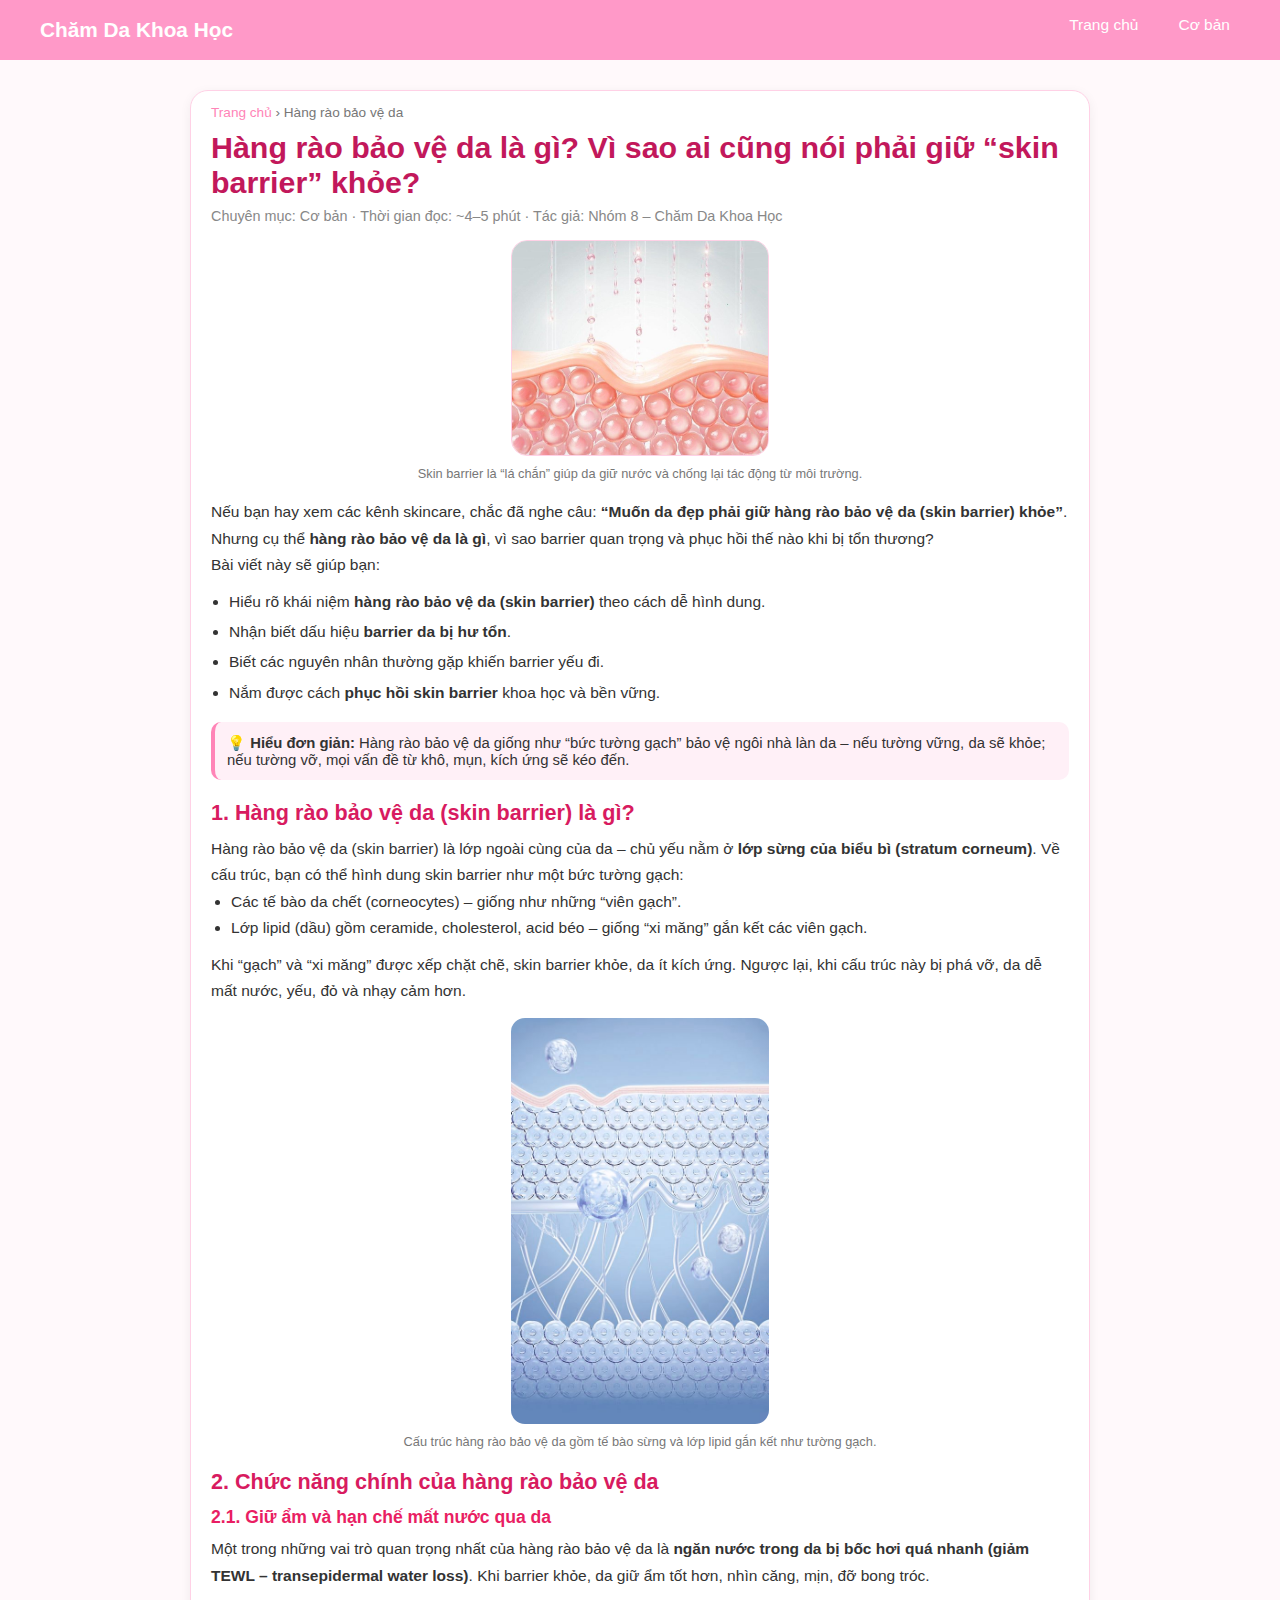
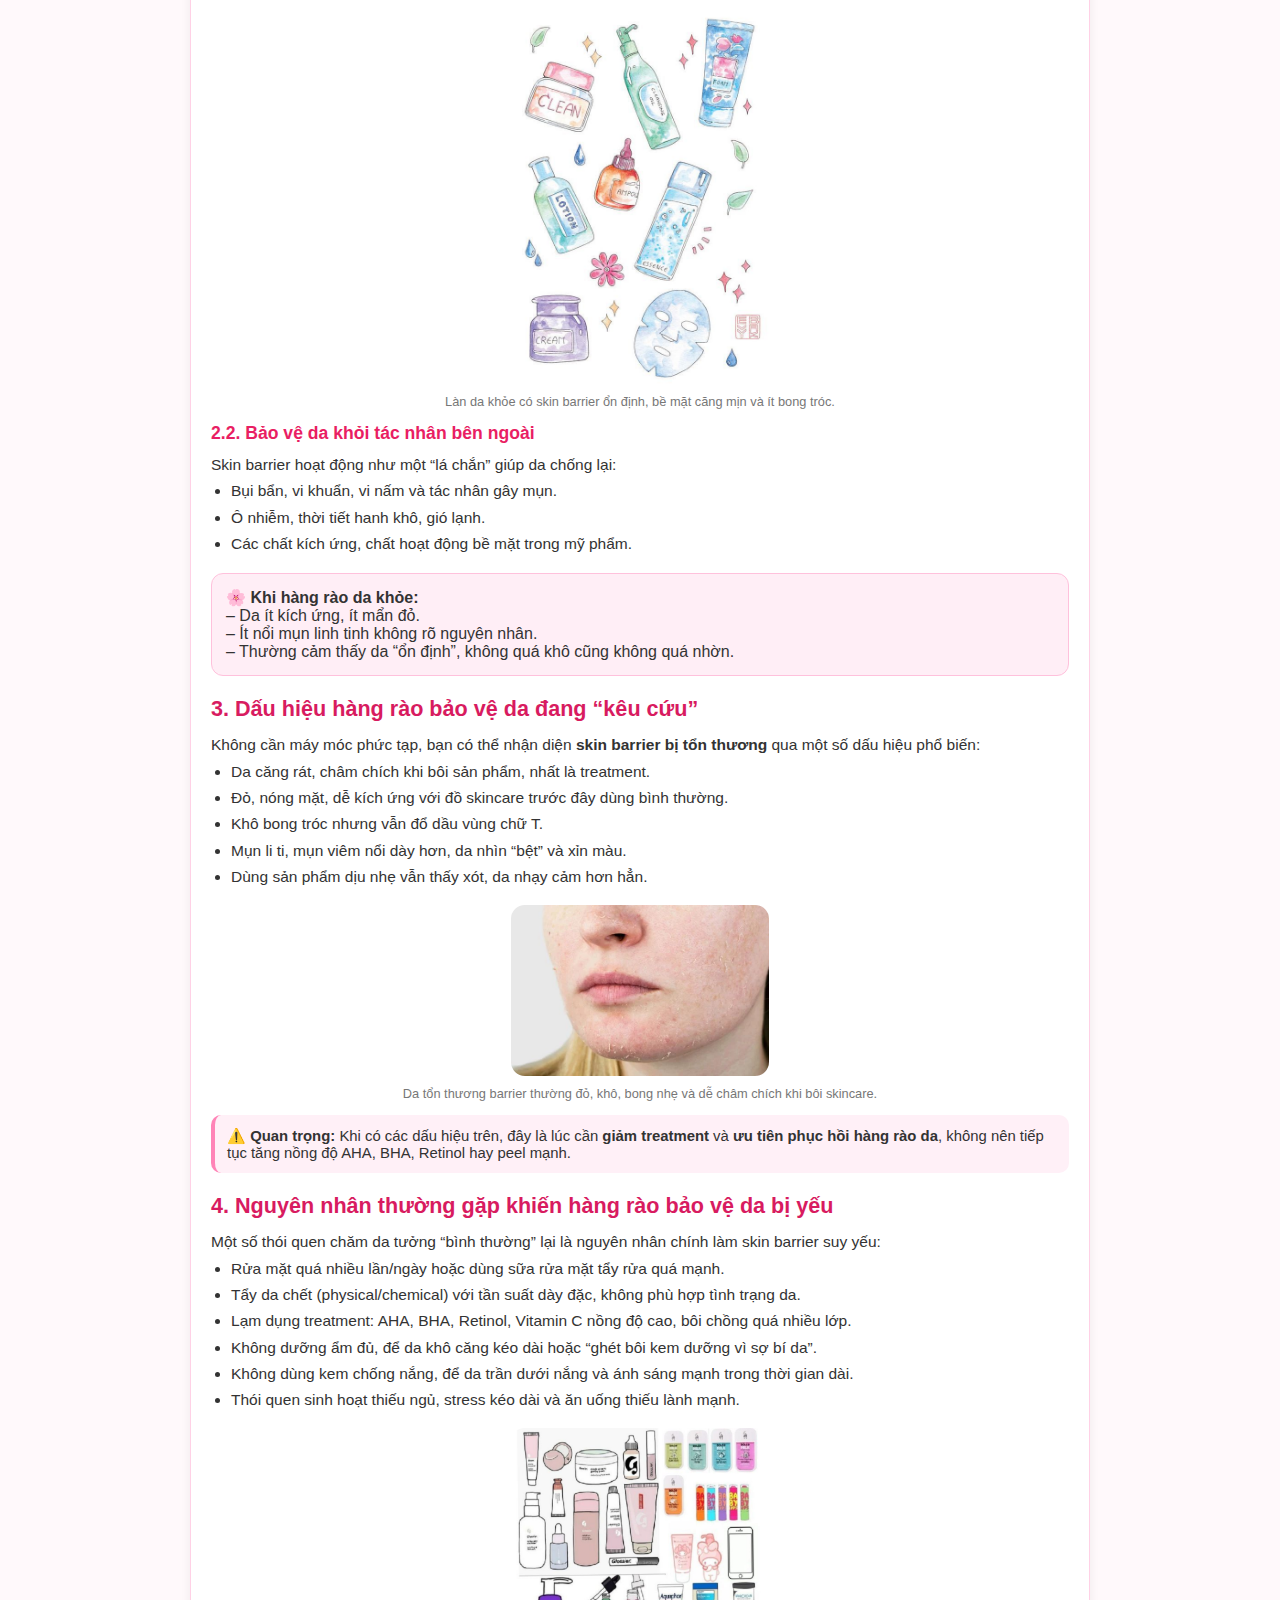
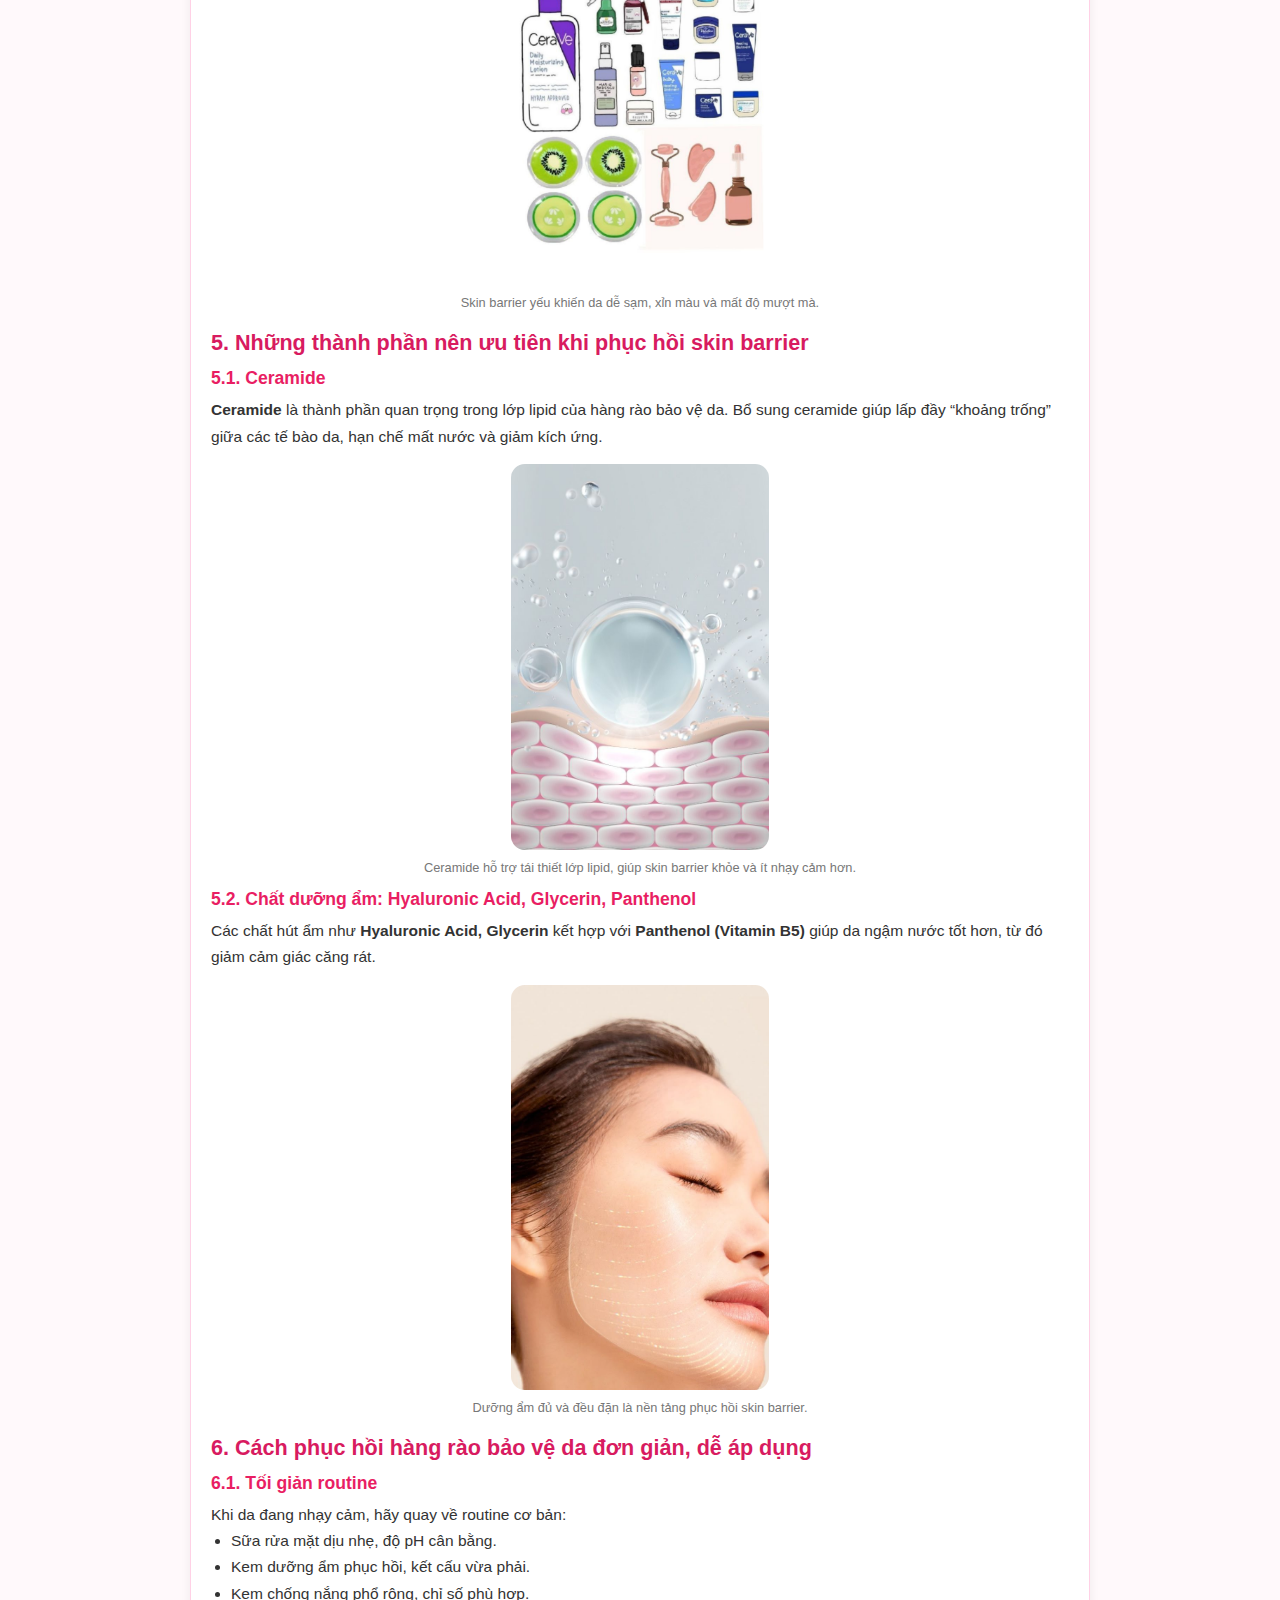
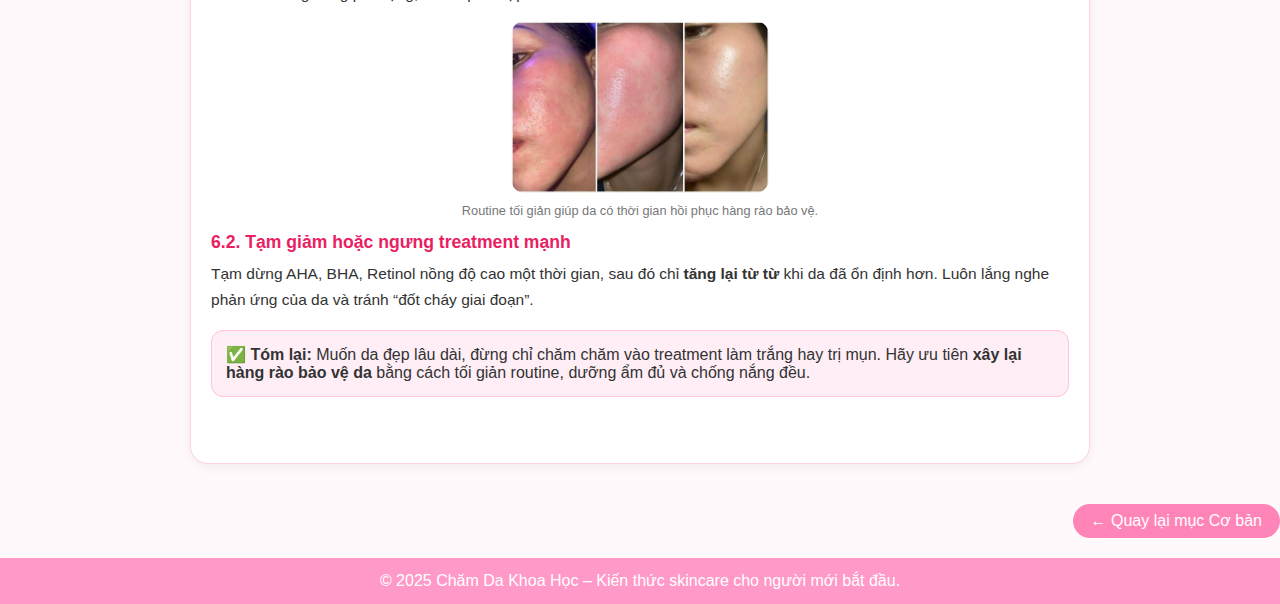
<file: basic-hang-rao-bao-ve-da.html>
<!DOCTYPE html>
<html lang="vi">
<head>
    <meta charset="UTF-8">
        <!-- Google Analytics 4 -->
    <script async src="https://www.googletagmanager.com/gtag/js?id=G-GNR6VPYE71"></script>
    <script>
        window.dataLayer = window.dataLayer || [];
        function gtag(){dataLayer.push(arguments);}
        gtag('js', new Date());
        gtag('config', 'G-GNR6VPYE71');
    </script>
    <title>Hàng rào bảo vệ da là gì? Cách phục hồi skin barrier yếu | Chăm Da Khoa Học</title>
    <meta name="viewport" content="width=device-width, initial-scale=1.0">

    <!-- SEO CƠ BẢN -->
    <meta name="description" content="Hiểu đúng hàng rào bảo vệ da (skin barrier) là gì, dấu hiệu barrier bị tổn thương, nguyên nhân khiến da yếu và cách phục hồi để da khỏe, ít kích ứng và bớt mụn.">
    <meta name="keywords" content="hàng rào bảo vệ da, skin barrier là gì, phục hồi hàng rào bảo vệ da, phục hồi skin barrier, barrier da yếu, chăm sóc da cơ bản, cách giữ hàng rào da khỏe">
    <meta name="robots" content="index,follow">
    <link rel="canonical" href="https://nhom8tuhcctk.github.io/chamdakhoahoc/hangraobaoveda.html">

    <!-- OPEN GRAPH -->
    <meta property="og:title" content="Hàng rào bảo vệ da là gì? Cách phục hồi skin barrier yếu | Chăm Da Khoa Học">
    <meta property="og:description" content="Giải thích dễ hiểu về hàng rào bảo vệ da (skin barrier), nhận biết barrier bị tổn thương và cách phục hồi khoa học để da khỏe, ít kích ứng.">
    <meta property="og:type" content="article">
    <meta property="og:url" content="https://nhom8tuhcctk.github.io/chamdakhoahoc/hangraobaoveda.html">
    <meta property="og:site_name" content="Chăm Da Khoa Học">
    <meta property="og:image" content="https://nhom8tuhcctk.github.io/chamdakhoahoc/image/skin-barrier.jpg">

    <!-- TWITTER CARD -->
    <meta name="twitter:card" content="summary_large_image">
    <meta name="twitter:title" content="Hàng rào bảo vệ da là gì? Cách phục hồi skin barrier yếu | Chăm Da Khoa Học">
    <meta name="twitter:description" content="Tìm hiểu skin barrier là gì, dấu hiệu barrier hư tổn và cách phục hồi hàng rào bảo vệ da một cách khoa học.">
    <meta name="twitter:image" content="https://nhom8tuhcctk.github.io/chamdakhoahoc/image/skin-barrier.jpg">

    <style>
        * {
            margin: 0;
            padding: 0;
            box-sizing: border-box;
            font-family: "Segoe UI", Arial, sans-serif;
        }

        body {
            background-color: #fff9fb;
            color: #333;
        }

        /* HEADER */
        header {
            width: 100%;
            background: #ff99c8;
            color: white;
            display: flex;
            justify-content: space-between;
            align-items: center;
            padding: 12px 40px;
            position: sticky;
            top: 0;
            z-index: 100;
        }

        .logo span {
            font-weight: 700;
            font-size: 1.3rem;
        }

        nav ul {
            list-style: none;
            display: flex;
            gap: 20px;
        }

        nav a {
            text-decoration: none;
            color: white;
            font-weight: 500;
            padding: 6px 10px;
            border-radius: 16px;
            transition: 0.2s;
        }

        nav a:hover {
            background: #ffe5f0;
            color: #c2185b;
        }

        /* ARTICLE WRAPPER */
        .container {
            max-width: 900px;
            margin: 30px auto 40px;
            padding: 0 20px 30px;
            background: white;
            border-radius: 18px;
            box-shadow: 0 3px 12px rgba(0,0,0,0.06);
            border: 1px solid #ffd1e6;
        }

        .breadcrumb {
            font-size: 0.85rem;
            padding: 14px 0 0;
            color: #777;
        }

        .breadcrumb a {
            color: #ff84b7;
            text-decoration: none;
        }

        .breadcrumb a:hover {
            text-decoration: underline;
        }

        article {
            padding: 10px 0 20px;
        }

        h1 {
            font-size: 1.9rem;
            color: #c2185b;
            margin-bottom: 8px;
        }

        .meta {
            font-size: 0.9rem;
            color: #888;
            margin-bottom: 16px;
        }

        h2 {
            font-size: 1.35rem;
            color: #d81b60;
            margin: 20px 0 10px;
        }

        h3 {
            color: #e91e63;
            font-size: 1.1rem;
            margin: 12px 0 8px;
        }

        p, li {
            font-size: 0.97rem;
            line-height: 1.7;
        }

        ul {
            margin-left: 20px;
            margin-bottom: 10px;
        }

        .note {
            background: #fff0f7;
            border-left: 4px solid #ff84b7;
            padding: 12px;
            border-radius: 10px;
            margin: 12px 0 20px;
            font-size: 0.93rem;
        }

        .box {
            background: #ffeef6;
            border-radius: 12px;
            padding: 14px;
            border: 1px solid #ffc1dc;
            margin: 16px 0;
        }

        .back-btn-wrapper {
            margin-top: 20px;
            text-align: right;
        }

        .btn {
            display: inline-block;
            padding: 8px 18px;
            background: #ff84b7;
            border-radius: 20px;
            color: white;
            text-decoration: none;
            transition: 0.2s;
        }

        .btn:hover {
            background: #ff5fa1;
        }

        footer {
            text-align: center;
            background: #ff99c8;
            color: white;
            padding: 14px 12px;
            margin-top: 20px;
        }

        .hero-image {
            margin: 12px 0 18px;
            text-align: center;
        }

        .hero-image img {
            max-width: 100%;
            border-radius: 16px;
            border: 1px solid #ffd1e6;
        }

        .hero-image small {
            display: block;
            margin-top: 6px;
            font-size: 0.8rem;
            color: #777;
        }

        .inline-image {
            margin: 14px 0;
            text-align: center;
        }

        .inline-image img {
            max-width: 100%;
            border-radius: 14px;
        }

        .inline-image small {
            display: block;
            margin-top: 6px;
            font-size: 0.8rem;
            color: #777;
        }

        .summary-list {
            margin: 10px 0 16px;
            padding-left: 18px;
        }

        .summary-list li {
            margin-bottom: 4px;
        }

        @media (max-width: 600px) {
            header {
                padding: 10px 16px;
            }
            .container {
                margin: 20px 10px 30px;
                padding: 0 14px 20px;
            }
        }
    </style>
</head>

<body>

<header>
    <div class="logo">
        <span>Chăm Da Khoa Học</span>
    </div>

    <nav>
        <ul>
            <li><a href="index.html">Trang chủ</a></li>
            <li><a href="basic.html">Cơ bản</a></li>
        </ul>
    </nav>
</header>

<div class="container">

    <div class="breadcrumb">
        <a href="index.html">Trang chủ</a> › Hàng rào bảo vệ da
    </div>

    <article itemscope itemtype="https://schema.org/Article">

        <h1 itemprop="headline">Hàng rào bảo vệ da là gì? Vì sao ai cũng nói phải giữ “skin barrier” khỏe?</h1>
        <div class="meta">
            Chuyên mục: Cơ bản · Thời gian đọc: ~4–5 phút · 
            <span itemprop="author" itemscope itemtype="https://schema.org/Person">
                Tác giả: <span itemprop="name">Nhóm 8 – Chăm Da Khoa Học</span>
            </span>
        </div>

        <!-- ẢNH HERO CHÍNH -->
        <div class="hero-image">
            <img src="image/skin-barrier.jpg"
             width="30%"
                 alt="Minh họa skin barrier là lớp ngoài cùng của da, giúp giữ ẩm và bảo vệ da khỏi tác nhân gây kích ứng."
                 loading="lazy" itemprop="image">
            <small>Skin barrier là “lá chắn” giúp da giữ nước và chống lại tác động từ môi trường.</small>
        </div>

        <p>
            Nếu bạn hay xem các kênh skincare, chắc đã nghe câu:
            <strong>“Muốn da đẹp phải giữ hàng rào bảo vệ da (skin barrier) khỏe”</strong>.
            Nhưng cụ thể <strong>hàng rào bảo vệ da là gì</strong>, vì sao barrier quan trọng
            và phục hồi thế nào khi bị tổn thương?
        </p>

        <p>Bài viết này sẽ giúp bạn:</p>
        <ul class="summary-list">
            <li>Hiểu rõ khái niệm <strong>hàng rào bảo vệ da (skin barrier)</strong> theo cách dễ hình dung.</li>
            <li>Nhận biết dấu hiệu <strong>barrier da bị hư tổn</strong>.</li>
            <li>Biết các nguyên nhân thường gặp khiến barrier yếu đi.</li>
            <li>Nắm được cách <strong>phục hồi skin barrier</strong> khoa học và bền vững.</li>
        </ul>

        <div class="note">
            💡 <strong>Hiểu đơn giản:</strong> Hàng rào bảo vệ da giống như “bức tường gạch” bảo vệ ngôi nhà làn da – 
            nếu tường vững, da sẽ khỏe; nếu tường vỡ, mọi vấn đề từ khô, mụn, kích ứng sẽ kéo đến.
        </div>

        <!-- 1. HÀNG RÀO BẢO VỆ DA LÀ GÌ -->
        <h2>1. Hàng rào bảo vệ da (skin barrier) là gì?</h2>
        <p>
            Hàng rào bảo vệ da (skin barrier) là lớp ngoài cùng của da – chủ yếu nằm ở 
            <strong>lớp sừng của biểu bì (stratum corneum)</strong>. 
            Về cấu trúc, bạn có thể hình dung skin barrier như một bức tường gạch:
        </p>
        <ul>
            <li>Các tế bào da chết (corneocytes) – giống như những “viên gạch”.</li>
            <li>Lớp lipid (dầu) gồm ceramide, cholesterol, acid béo – giống “xi măng” gắn kết các viên gạch.</li>
        </ul>
        <p>
            Khi “gạch” và “xi măng” được xếp chặt chẽ, skin barrier khỏe, da ít kích ứng. 
            Ngược lại, khi cấu trúc này bị phá vỡ, da dễ mất nước, yếu, đỏ và nhạy cảm hơn.
        </p>

        <div class="inline-image">
            <img src="image/cau-truc-hang-rao-da.jpg" 
                width="30%"
                 alt="Sơ đồ cấu trúc hàng rào bảo vệ da với tế bào sừng và lớp lipid ceramide, cholesterol, acid béo."
                 loading="lazy">
            <small>Cấu trúc hàng rào bảo vệ da gồm tế bào sừng và lớp lipid gắn kết như tường gạch.</small>
        </div>

        <!-- 2. CHỨC NĂNG -->
        <h2>2. Chức năng chính của hàng rào bảo vệ da</h2>

        <h3>2.1. Giữ ẩm và hạn chế mất nước qua da</h3>
        <p>
            Một trong những vai trò quan trọng nhất của hàng rào bảo vệ da là 
            <strong>ngăn nước trong da bị bốc hơi quá nhanh (giảm TEWL – transepidermal water loss)</strong>. 
            Khi barrier khỏe, da giữ ẩm tốt hơn, nhìn căng, mịn, đỡ bong tróc.
        </p>

        <div class="inline-image">
            <img src="image/01.jpg"
                width="30%"
                 alt="Hình minh họa làn da khỏe, đủ ẩm khi hàng rào bảo vệ da hoạt động tốt và ổn định."
                 loading="lazy">
            <small>Làn da khỏe có skin barrier ổn định, bề mặt căng mịn và ít bong tróc.</small>
        </div>

        <h3>2.2. Bảo vệ da khỏi tác nhân bên ngoài</h3>
        <p>
            Skin barrier hoạt động như một “lá chắn” giúp da chống lại:
        </p>
        <ul>
            <li>Bụi bẩn, vi khuẩn, vi nấm và tác nhân gây mụn.</li>
            <li>Ô nhiễm, thời tiết hanh khô, gió lạnh.</li>
            <li>Các chất kích ứng, chất hoạt động bề mặt trong mỹ phẩm.</li>
        </ul>

        <div class="box">
            🌸 <strong>Khi hàng rào da khỏe:</strong><br>
            – Da ít kích ứng, ít mẩn đỏ.<br>
            – Ít nổi mụn linh tinh không rõ nguyên nhân.<br>
            – Thường cảm thấy da “ổn định”, không quá khô cũng không quá nhờn.
        </div>

        <!-- 3. DẤU HIỆU BARRIER BỊ TỔN THƯƠNG -->
        <h2>3. Dấu hiệu hàng rào bảo vệ da đang “kêu cứu”</h2>
        <p>
            Không cần máy móc phức tạp, bạn có thể nhận diện <strong>skin barrier bị tổn thương</strong>
            qua một số dấu hiệu phổ biến:
        </p>
        <ul>
            <li>Da căng rát, châm chích khi bôi sản phẩm, nhất là treatment.</li>
            <li>Đỏ, nóng mặt, dễ kích ứng với đồ skincare trước đây dùng bình thường.</li>
            <li>Khô bong tróc nhưng vẫn đổ dầu vùng chữ T.</li>
            <li>Mụn li ti, mụn viêm nổi dày hơn, da nhìn “bệt” và xỉn màu.</li>
            <li>Dùng sản phẩm dịu nhẹ vẫn thấy xót, da nhạy cảm hơn hẳn.</li>
        </ul>

        <div class="inline-image">
            <img src="image/03.jpg"
              width="30%"
                 alt="Da bị tổn thương hàng rào bảo vệ với vùng đỏ, bong tróc và cảm giác châm chích khi dùng mỹ phẩm."
                 loading="lazy">
            <small>Da tổn thương barrier thường đỏ, khô, bong nhẹ và dễ châm chích khi bôi skincare.</small>
        </div>

        <div class="note">
            ⚠️ <strong>Quan trọng:</strong> Khi có các dấu hiệu trên, đây là lúc cần 
            <strong>giảm treatment</strong> và <strong>ưu tiên phục hồi hàng rào da</strong>, 
            không nên tiếp tục tăng nồng độ AHA, BHA, Retinol hay peel mạnh.
        </div>

        <!-- 4. TẠI SAO HÀNG RÀO BỊ HƯ HẠI -->
        <h2>4. Nguyên nhân thường gặp khiến hàng rào bảo vệ da bị yếu</h2>
        <p>
            Một số thói quen chăm da tưởng “bình thường” lại là nguyên nhân chính làm skin barrier suy yếu:
        </p>
        <ul>
            <li>Rửa mặt quá nhiều lần/ngày hoặc dùng sữa rửa mặt tẩy rửa quá mạnh.</li>
            <li>Tẩy da chết (physical/chemical) với tần suất dày đặc, không phù hợp tình trạng da.</li>
            <li>Lạm dụng treatment: AHA, BHA, Retinol, Vitamin C nồng độ cao, bôi chồng quá nhiều lớp.</li>
            <li>Không dưỡng ẩm đủ, để da khô căng kéo dài hoặc “ghét bôi kem dưỡng vì sợ bí da”.</li>
            <li>Không dùng kem chống nắng, để da trần dưới nắng và ánh sáng mạnh trong thời gian dài.</li>
            <li>Thói quen sinh hoạt thiếu ngủ, stress kéo dài và ăn uống thiếu lành mạnh.</li>
        </ul>

        <div class="inline-image">
            <img src="image/02.jpg"
                width="30%"
                 alt="Minh họa làn da xỉn màu và khô ráp khi hàng rào bảo vệ da bị suy yếu do chăm sóc chưa đúng."
                 loading="lazy">
            <small>Skin barrier yếu khiến da dễ sạm, xỉn màu và mất độ mượt mà.</small>
        </div>

        <!-- 5. THÀNH PHẦN GIÚP PHỤC HỒI SKIN BARRIER -->
        <h2>5. Những thành phần nên ưu tiên khi phục hồi skin barrier</h2>

        <h3>5.1. Ceramide</h3>
        <p>
            <strong>Ceramide</strong> là thành phần quan trọng trong lớp lipid của hàng rào bảo vệ da. 
            Bổ sung ceramide giúp lấp đầy “khoảng trống” giữa các tế bào da, hạn chế mất nước và giảm kích ứng.
        </p>

        <div class="inline-image">
            <img src="image/ceramide.jpg"
                width="30%"
                 alt="Minh họa ceramide giúp củng cố lớp lipid của hàng rào bảo vệ da và giảm tình trạng mất nước."
                 loading="lazy">
            <small>Ceramide hỗ trợ tái thiết lớp lipid, giúp skin barrier khỏe và ít nhạy cảm hơn.</small>
        </div>

        <h3>5.2. Chất dưỡng ẩm: Hyaluronic Acid, Glycerin, Panthenol</h3>
        <p>
            Các chất hút ẩm như <strong>Hyaluronic Acid, Glycerin</strong> kết hợp với 
            <strong>Panthenol (Vitamin B5)</strong> giúp da ngậm nước tốt hơn, từ đó giảm cảm giác căng rát.
        </p>

        <div class="inline-image">
            <img src="image/duong-am-phuc-hoi.jpg"
             width="30%"
                 alt="Hình minh họa kem dưỡng ẩm phục hồi với thành phần HA, glycerin và panthenol hỗ trợ hàng rào bảo vệ da."
                 loading="lazy">
            <small>Dưỡng ẩm đủ và đều đặn là nền tảng phục hồi skin barrier.</small>
        </div>

        <!-- 6. CÁCH PHỤC HỒI SKIN BARRIER ĐƠN GIẢN -->
        <h2>6. Cách phục hồi hàng rào bảo vệ da đơn giản, dễ áp dụng</h2>

        <h3>6.1. Tối giản routine</h3>
        <p>
            Khi da đang nhạy cảm, hãy quay về routine cơ bản:
        </p>
        <ul>
            <li>Sữa rửa mặt dịu nhẹ, độ pH cân bằng.</li>
            <li>Kem dưỡng ẩm phục hồi, kết cấu vừa phải.</li>
            <li>Kem chống nắng phổ rộng, chỉ số phù hợp.</li>
        </ul>

        <div class="inline-image">
            <img src="image/phuc-hoi-skin-barrier.jpg"
                width="30%"
                 alt="Các bước chăm sóc da tối giản để phục hồi skin barrier gồm làm sạch dịu nhẹ, dưỡng ẩm và chống nắng."
                 loading="lazy">
            <small>Routine tối giản giúp da có thời gian hồi phục hàng rào bảo vệ.</small>
        </div>

        <h3>6.2. Tạm giảm hoặc ngưng treatment mạnh</h3>
        <p>
            Tạm dừng AHA, BHA, Retinol nồng độ cao một thời gian, sau đó chỉ 
            <strong>tăng lại từ từ</strong> khi da đã ổn định hơn.  
            Luôn lắng nghe phản ứng của da và tránh “đốt cháy giai đoạn”.
        </p>

        <div class="box">
            ✅ <strong>Tóm lại:</strong> Muốn da đẹp lâu dài, đừng chỉ chăm chăm vào treatment làm trắng hay trị mụn. 
            Hãy ưu tiên <strong>xây lại hàng rào bảo vệ da</strong> bằng cách tối giản routine, dưỡng ẩm đủ và chống nắng đều.
        </div>

        </div>

        <div class="back-btn-wrapper">
            <a href="basic.html" class="btn">← Quay lại mục Cơ bản</a>
        </div>

    </article>

</div>

<footer>
    © 2025 Chăm Da Khoa Học – Kiến thức skincare cho người mới bắt đầu.
</footer>

</body>
</html>
</file>
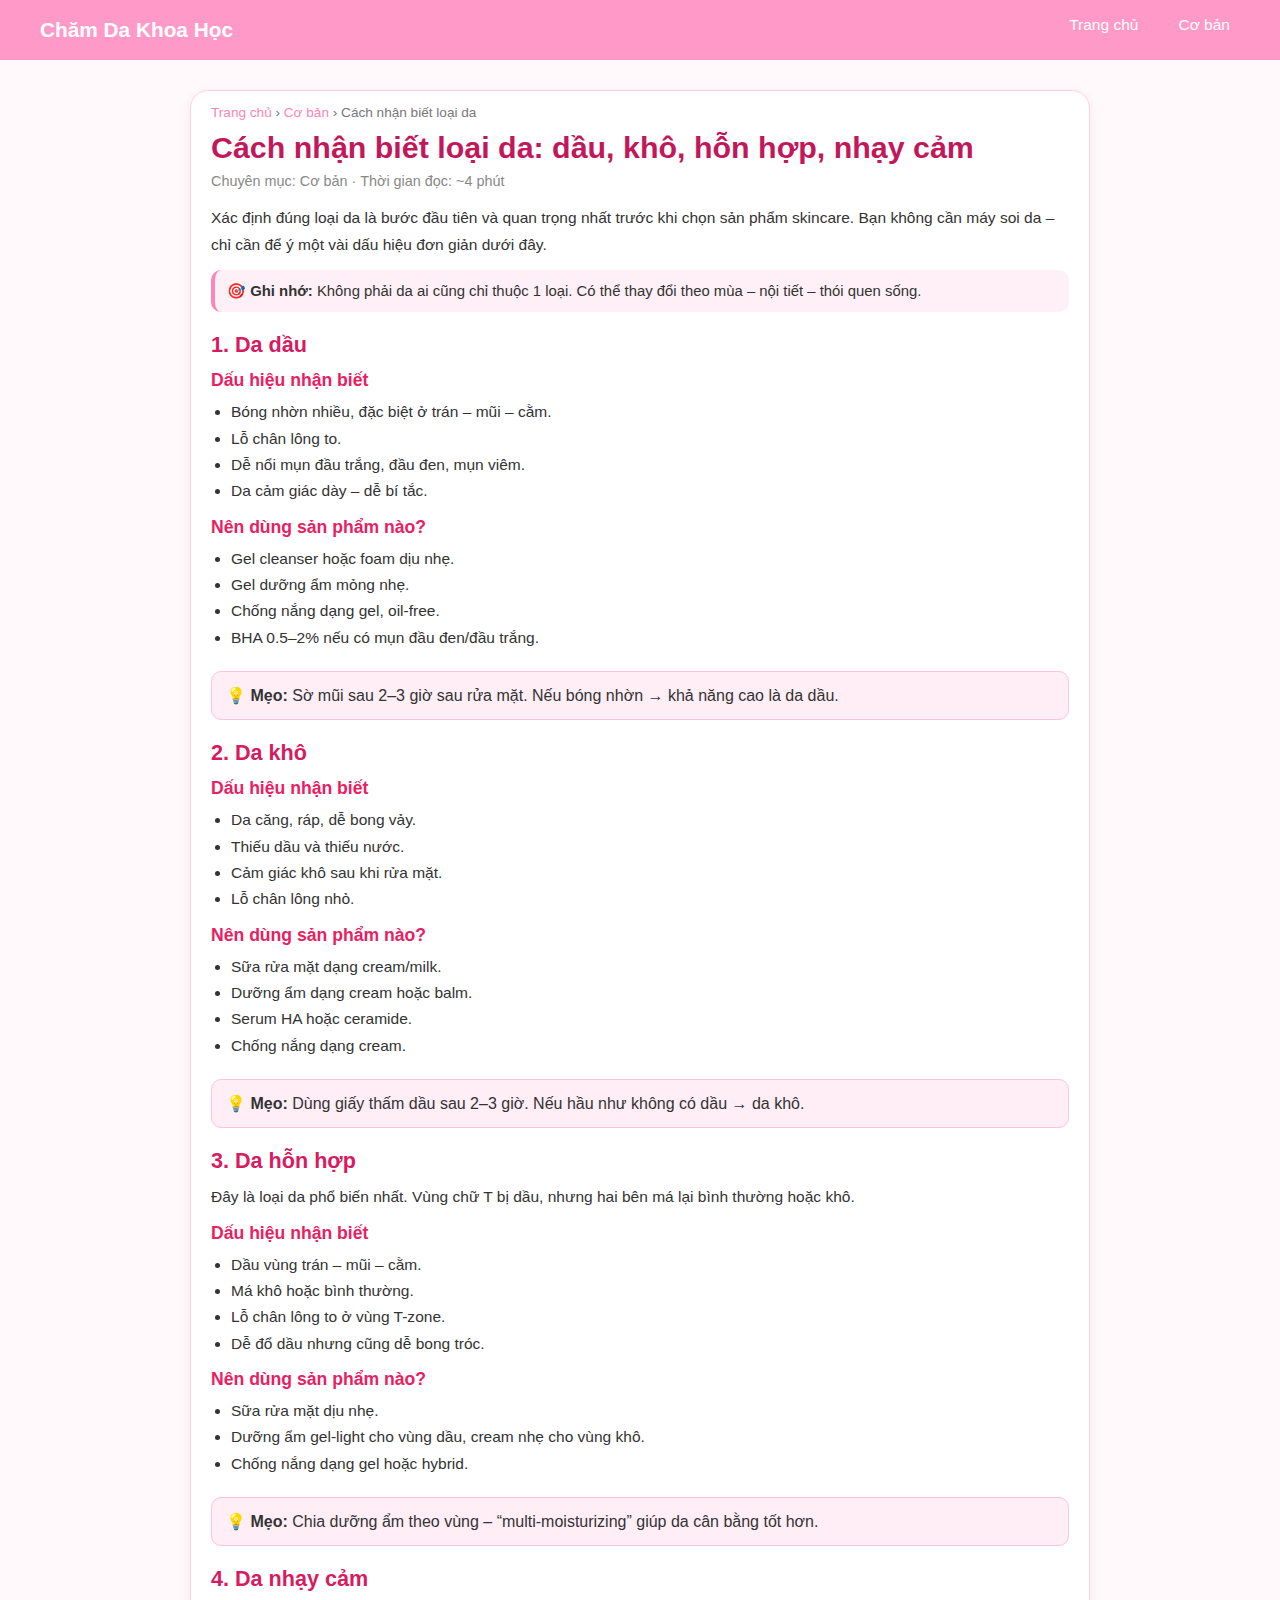
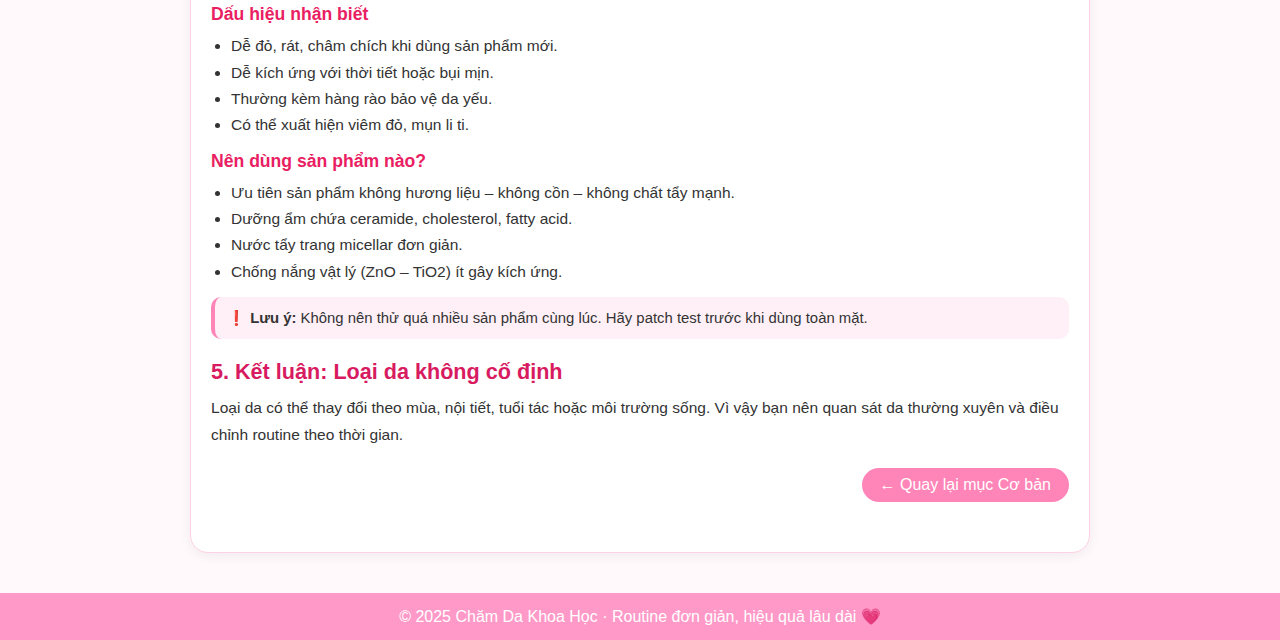
<file: basic-phan-biet-loai-da.html>
<!DOCTYPE html>
<html lang="vi">
<head>
    <meta charset="UTF-8">
        <!-- Google Analytics 4 -->
    <script async src="https://www.googletagmanager.com/gtag/js?id=G-GNR6VPYE71"></script>
    <script>
        window.dataLayer = window.dataLayer || [];
        function gtag(){dataLayer.push(arguments);}
        gtag('js', new Date());
        gtag('config', 'G-GNR6VPYE71');
    </script>
    <title>Cách nhận biết loại da | Chăm Da Khoa Học</title>
    <meta name="viewport" content="width=device-width, initial-scale=1.0">

    <style>
        * {
            margin: 0;
            padding: 0;
            box-sizing: border-box;
            font-family: "Segoe UI", Arial, sans-serif;
        }

        body {
            background-color: #fff9fb;
            color: #333;
        }

        /* HEADER */
        header {
            width: 100%;
            background: #ff99c8;
            color: white;
            display: flex;
            justify-content: space-between;
            align-items: center;
            padding: 12px 40px;
            position: sticky;
            top: 0;
            z-index: 100;
        }

        .logo span {
            font-weight: 700;
            font-size: 1.3rem;
        }

        nav ul {
            list-style: none;
            display: flex;
            gap: 20px;
        }

        nav a {
            text-decoration: none;
            color: white;
            font-weight: 500;
            padding: 6px 10px;
            border-radius: 16px;
            transition: 0.2s;
        }

        nav a:hover {
            background: #ffe5f0;
            color: #c2185b;
        }

        /* ARTICLE WRAPPER */
        .container {
            max-width: 900px;
            margin: 30px auto 40px;
            padding: 0 20px 30px;
            background: white;
            border-radius: 18px;
            box-shadow: 0 3px 12px rgba(0,0,0,0.06);
            border: 1px solid #ffd1e6;
        }

        .breadcrumb {
            font-size: 0.85rem;
            padding: 14px 0 0;
            color: #777;
        }

        .breadcrumb a {
            color: #ff84b7;
            text-decoration: none;
        }

        .breadcrumb a:hover {
            text-decoration: underline;
        }

        article {
            padding: 10px 0 20px;
        }

        h1 {
            font-size: 1.9rem;
            color: #c2185b;
            margin-bottom: 8px;
        }

        .meta {
            font-size: 0.9rem;
            color: #888;
            margin-bottom: 16px;
        }

        h2 {
            font-size: 1.35rem;
            color: #d81b60;
            margin: 20px 0 10px;
        }

        h3 {
            color: #e91e63;
            font-size: 1.1rem;
            margin: 12px 0 8px;
        }

        p, li {
            font-size: 0.97rem;
            line-height: 1.7;
        }

        ul {
            margin-left: 20px;
            margin-bottom: 10px;
        }

        .note {
            background: #fff0f7;
            border-left: 4px solid #ff84b7;
            padding: 12px;
            border-radius: 10px;
            margin: 12px 0 20px;
            font-size: 0.93rem;
        }

        .tip-box {
            background: #ffeef6;
            padding: 14px;
            border-radius: 10px;
            border: 1px solid #ffc1dc;
            margin: 20px 0;
        }

        .back-btn-wrapper {
            margin-top: 20px;
            text-align: right;
        }

        .btn {
            display: inline-block;
            padding: 8px 18px;
            background: #ff84b7;
            border-radius: 20px;
            color: white;
            text-decoration: none;
            transition: 0.2s;
        }

        .btn:hover {
            background: #ff5fa1;
        }

        footer {
            text-align: center;
            background: #ff99c8;
            color: white;
            padding: 14px 12px;
            margin-top: 20px;
        }
    </style>
</head>

<body>

<header>
    <div class="logo">
        <span>Chăm Da Khoa Học</span>
    </div>

    <nav>
        <ul>
            <li><a href="index.html">Trang chủ</a></li>
            <li><a href="basic.html">Cơ bản</a></li>
        </ul>
    </nav>
</header>

<div class="container">
    <div class="breadcrumb">
        <a href="index.html">Trang chủ</a> › 
        <a href="basic.html">Cơ bản</a> › 
        Cách nhận biết loại da
    </div>

    <article>

        <h1>Cách nhận biết loại da: dầu, khô, hỗn hợp, nhạy cảm</h1>
        <div class="meta">Chuyên mục: Cơ bản · Thời gian đọc: ~4 phút</div>

        <p>
            Xác định đúng loại da là bước đầu tiên và quan trọng nhất trước khi chọn sản phẩm skincare. 
            Bạn không cần máy soi da – chỉ cần để ý một vài dấu hiệu đơn giản dưới đây.
        </p>

        <div class="note">
            🎯 <strong>Ghi nhớ:</strong> Không phải da ai cũng chỉ thuộc 1 loại. Có thể thay đổi theo mùa – nội tiết – thói quen sống.
        </div>

        <!-- 1. DA DẦU -->
        <h2>1. Da dầu</h2>
        <h3>Dấu hiệu nhận biết</h3>
        <ul>
            <li>Bóng nhờn nhiều, đặc biệt ở trán – mũi – cằm.</li>
            <li>Lỗ chân lông to.</li>
            <li>Dễ nổi mụn đầu trắng, đầu đen, mụn viêm.</li>
            <li>Da cảm giác dày – dễ bí tắc.</li>
        </ul>

        <h3>Nên dùng sản phẩm nào?</h3>
        <ul>
            <li>Gel cleanser hoặc foam dịu nhẹ.</li>
            <li>Gel dưỡng ẩm mỏng nhẹ.</li>
            <li>Chống nắng dạng gel, oil-free.</li>
            <li>BHA 0.5–2% nếu có mụn đầu đen/đầu trắng.</li>
        </ul>

        <div class="tip-box">
            💡 <strong>Mẹo:</strong> Sờ mũi sau 2–3 giờ sau rửa mặt. Nếu bóng nhờn → khả năng cao là da dầu.
        </div>

        <!-- 2. DA KHÔ -->
        <h2>2. Da khô</h2>
        <h3>Dấu hiệu nhận biết</h3>
        <ul>
            <li>Da căng, ráp, dễ bong vảy.</li>
            <li>Thiếu dầu và thiếu nước.</li>
            <li>Cảm giác khô sau khi rửa mặt.</li>
            <li>Lỗ chân lông nhỏ.</li>
        </ul>

        <h3>Nên dùng sản phẩm nào?</h3>
        <ul>
            <li>Sữa rửa mặt dạng cream/milk.</li>
            <li>Dưỡng ẩm dạng cream hoặc balm.</li>
            <li>Serum HA hoặc ceramide.</li>
            <li>Chống nắng dạng cream.</li>
        </ul>

        <div class="tip-box">
            💡 <strong>Mẹo:</strong> Dùng giấy thấm dầu sau 2–3 giờ. Nếu hầu như không có dầu → da khô.
        </div>

        <!-- 3. DA HỖN HỢP -->
        <h2>3. Da hỗn hợp</h2>
        <p>
            Đây là loại da phổ biến nhất. Vùng chữ T bị dầu, nhưng hai bên má lại bình thường hoặc khô.
        </p>

        <h3>Dấu hiệu nhận biết</h3>
        <ul>
            <li>Dầu vùng trán – mũi – cằm.</li>
            <li>Má khô hoặc bình thường.</li>
            <li>Lỗ chân lông to ở vùng T-zone.</li>
            <li>Dễ đổ dầu nhưng cũng dễ bong tróc.</li>
        </ul>

        <h3>Nên dùng sản phẩm nào?</h3>
        <ul>
            <li>Sữa rửa mặt dịu nhẹ.</li>
            <li>Dưỡng ẩm gel-light cho vùng dầu, cream nhẹ cho vùng khô.</li>
            <li>Chống nắng dạng gel hoặc hybrid.</li>
        </ul>

        <div class="tip-box">
            💡 <strong>Mẹo:</strong> Chia dưỡng ẩm theo vùng – “multi-moisturizing” giúp da cân bằng tốt hơn.
        </div>

        <!-- 4. DA NHẠY CẢM -->
        <h2>4. Da nhạy cảm</h2>
        <h3>Dấu hiệu nhận biết</h3>
        <ul>
            <li>Dễ đỏ, rát, châm chích khi dùng sản phẩm mới.</li>
            <li>Dễ kích ứng với thời tiết hoặc bụi mịn.</li>
            <li>Thường kèm hàng rào bảo vệ da yếu.</li>
            <li>Có thể xuất hiện viêm đỏ, mụn li ti.</li>
        </ul>

        <h3>Nên dùng sản phẩm nào?</h3>
        <ul>
            <li>Ưu tiên sản phẩm không hương liệu – không cồn – không chất tẩy mạnh.</li>
            <li>Dưỡng ẩm chứa ceramide, cholesterol, fatty acid.</li>
            <li>Nước tẩy trang micellar đơn giản.</li>
            <li>Chống nắng vật lý (ZnO – TiO2) ít gây kích ứng.</li>
        </ul>

        <div class="note">
            ❗ <strong>Lưu ý:</strong> Không nên thử quá nhiều sản phẩm cùng lúc. Hãy patch test trước khi dùng toàn mặt.
        </div>

        <!-- TỔNG KẾT -->
        <h2>5. Kết luận: Loại da không cố định</h2>
        <p>
            Loại da có thể thay đổi theo mùa, nội tiết, tuổi tác hoặc môi trường sống.
            Vì vậy bạn nên quan sát da thường xuyên và điều chỉnh routine theo thời gian.
        </p>

        <div class="back-btn-wrapper">
            <a href="basic.html" class="btn">← Quay lại mục Cơ bản</a>
        </div>

    </article>
</div>

<footer>
    © 2025 Chăm Da Khoa Học · Routine đơn giản, hiệu quả lâu dài 💗
</footer>

</body>
</html>
</file>
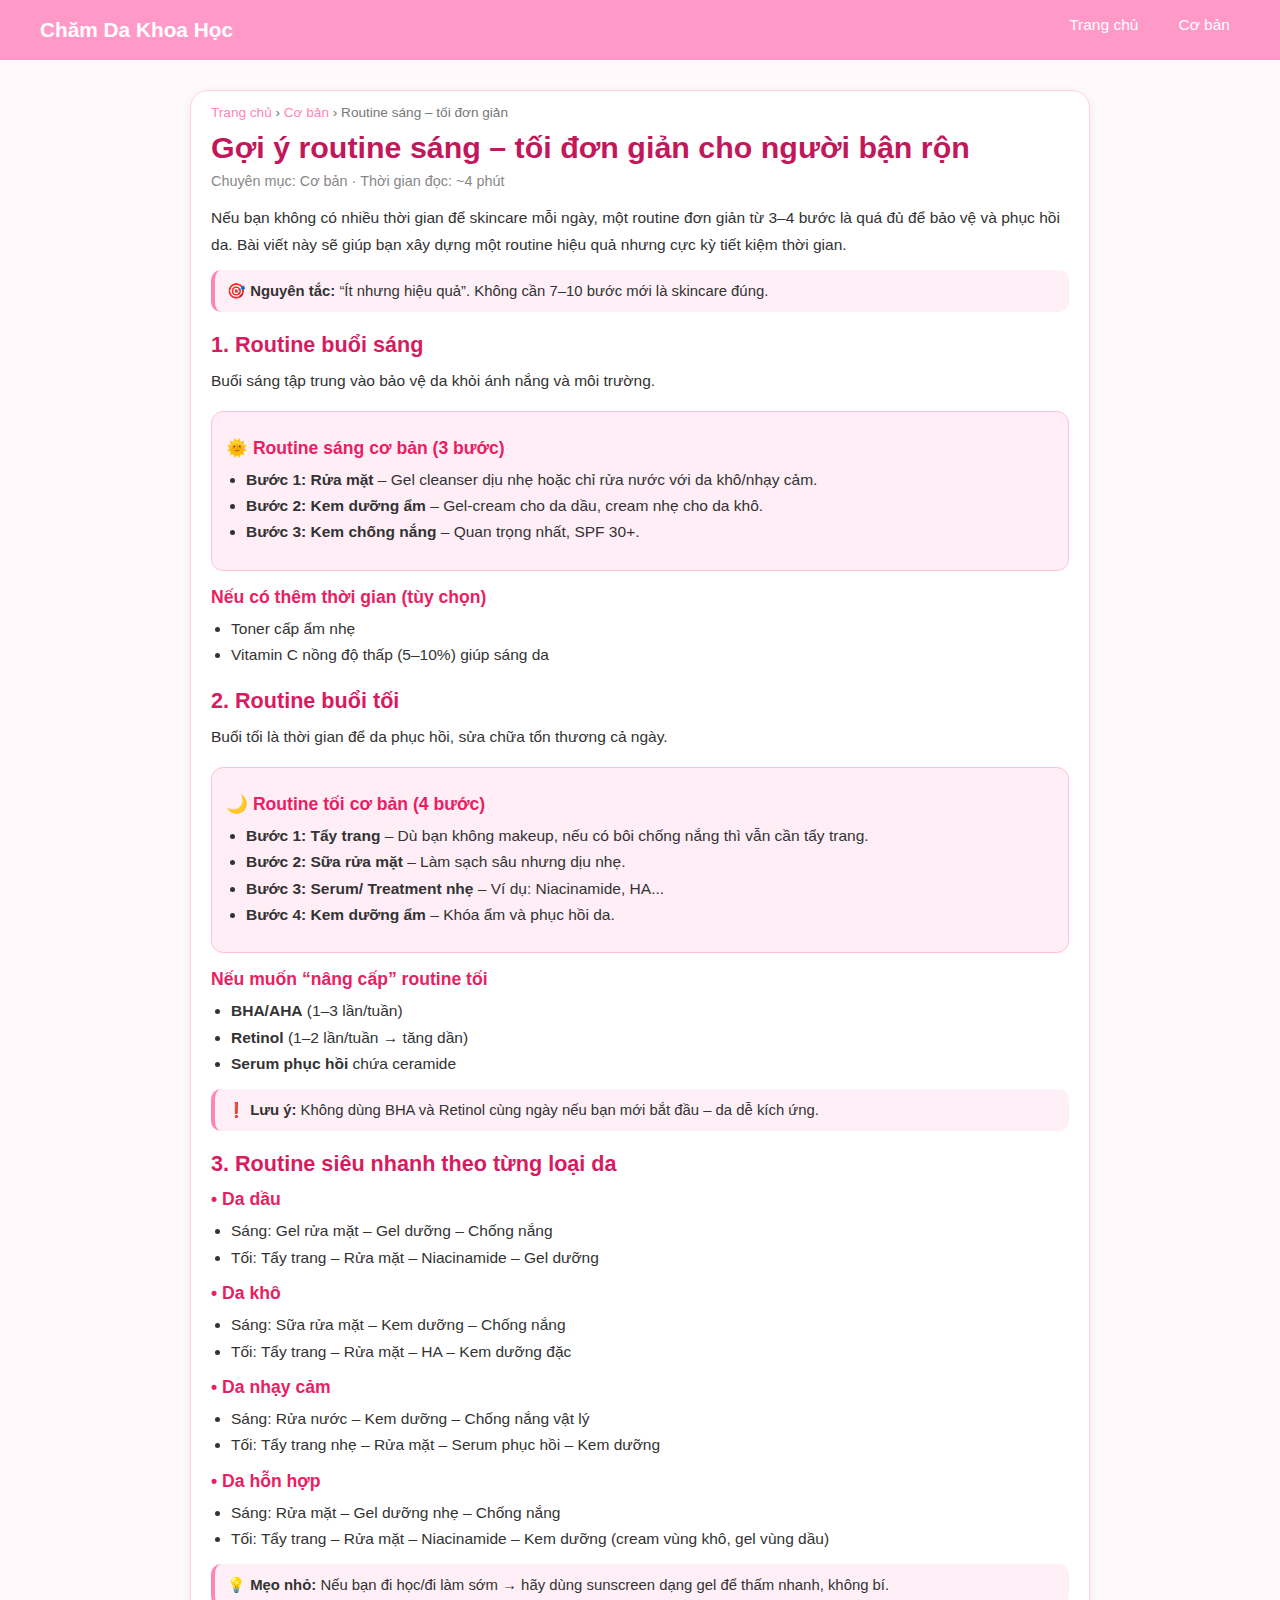
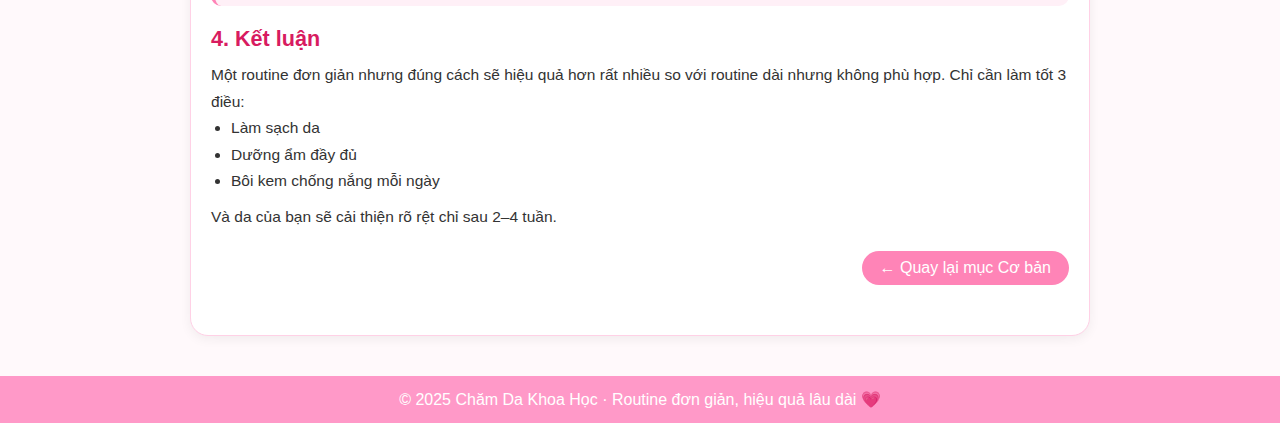
<file: basic-routine-sang-toi.html>
<!DOCTYPE html>
<html lang="vi">
<head>
    <meta charset="UTF-8">
    <title>Routine sáng – tối đơn giản | Chăm Da Khoa Học</title>
    <meta name="viewport" content="width=device-width, initial-scale=1.0">

    <style>
        * {
            margin: 0;
            padding: 0;
            box-sizing: border-box;
            font-family: "Segoe UI", Arial, sans-serif;
        }

        body {
            background-color: #fff9fb;
            color: #333;
        }

        /* HEADER */
        header {
            width: 100%;
            background: #ff99c8;
            color: white;
            display: flex;
            justify-content: space-between;
            align-items: center;
            padding: 12px 40px;
            position: sticky;
            top: 0;
            z-index: 100;
        }

        .logo span {
            font-weight: 700;
            font-size: 1.3rem;
        }

        nav ul {
            list-style: none;
            display: flex;
            gap: 20px;
        }

        nav a {
            text-decoration: none;
            color: white;
            font-weight: 500;
            padding: 6px 10px;
            border-radius: 16px;
            transition: 0.2s;
        }

        nav a:hover {
            background: #ffe5f0;
            color: #c2185b;
        }

        /* ARTICLE WRAPPER */
        .container {
            max-width: 900px;
            margin: 30px auto 40px;
            padding: 0 20px 30px;
            background: white;
            border-radius: 18px;
            box-shadow: 0 3px 12px rgba(0,0,0,0.06);
            border: 1px solid #ffd1e6;
        }

        .breadcrumb {
            font-size: 0.85rem;
            padding: 14px 0 0;
            color: #777;
        }

        .breadcrumb a {
            color: #ff84b7;
            text-decoration: none;
        }

        .breadcrumb a:hover {
            text-decoration: underline;
        }

        article {
            padding: 10px 0 20px;
        }

        h1 {
            font-size: 1.9rem;
            color: #c2185b;
            margin-bottom: 8px;
        }

        .meta {
            font-size: 0.9rem;
            color: #888;
            margin-bottom: 16px;
        }

        h2 {
            font-size: 1.35rem;
            color: #d81b60;
            margin: 20px 0 10px;
        }

        h3 {
            color: #e91e63;
            font-size: 1.1rem;
            margin: 12px 0 8px;
        }

        p, li {
            font-size: 0.97rem;
            line-height: 1.7;
        }

        ul {
            margin-left: 20px;
            margin-bottom: 10px;
        }

        .box {
            background: #ffeef6;
            border-radius: 12px;
            padding: 14px;
            border: 1px solid #ffc1dc;
            margin: 16px 0;
        }

        .tip {
            background: #fff0f7;
            border-left: 4px solid #ff84b7;
            padding: 12px;
            border-radius: 10px;
            margin: 12px 0 20px;
            font-size: 0.93rem;
        }

        .back-btn-wrapper {
            margin-top: 20px;
            text-align: right;
        }

        .btn {
            display: inline-block;
            padding: 8px 18px;
            background: #ff84b7;
            border-radius: 20px;
            color: white;
            text-decoration: none;
            transition: 0.2s;
        }

        .btn:hover {
            background: #ff5fa1;
        }

        footer {
            text-align: center;
            background: #ff99c8;
            color: white;
            padding: 14px 12px;
            margin-top: 20px;
        }
    </style>
</head>

<body>

<header>
    <div class="logo">
        <span>Chăm Da Khoa Học</span>
    </div>

    <nav>
        <ul>
            <li><a href="index.html">Trang chủ</a></li>
            <li><a href="basic.html">Cơ bản</a></li>
        </ul>
    </nav>
</header>

<div class="container">
    <div class="breadcrumb">
        <a href="index.html">Trang chủ</a> › 
        <a href="basic.html">Cơ bản</a> › 
        Routine sáng – tối đơn giản
    </div>

    <article>

        <h1>Gợi ý routine sáng – tối đơn giản cho người bận rộn</h1>
        <div class="meta">Chuyên mục: Cơ bản · Thời gian đọc: ~4 phút</div>

        <p>
            Nếu bạn không có nhiều thời gian để skincare mỗi ngày, một routine đơn giản
            từ 3–4 bước là quá đủ để bảo vệ và phục hồi da. Bài viết này sẽ giúp bạn
            xây dựng một routine hiệu quả nhưng cực kỳ tiết kiệm thời gian.
        </p>

        <div class="tip">
            🎯 <strong>Nguyên tắc:</strong> “Ít nhưng hiệu quả”. Không cần 7–10 bước mới là skincare đúng.
        </div>

        <!-- 1. ROUTINE BUỔI SÁNG -->
        <h2>1. Routine buổi sáng</h2>
        <p>Buổi sáng tập trung vào bảo vệ da khỏi ánh nắng và môi trường.</p>

        <div class="box">
            <h3>🌞 Routine sáng cơ bản (3 bước)</h3>
            <ul>
                <li><strong>Bước 1: Rửa mặt</strong> – Gel cleanser dịu nhẹ hoặc chỉ rửa nước với da khô/nhạy cảm.</li>
                <li><strong>Bước 2: Kem dưỡng ẩm</strong> – Gel-cream cho da dầu, cream nhẹ cho da khô.</li>
                <li><strong>Bước 3: Kem chống nắng</strong> – Quan trọng nhất, SPF 30+.</li>
            </ul>
        </div>

        <h3>Nếu có thêm thời gian (tùy chọn)</h3>
        <ul>
            <li>Toner cấp ẩm nhẹ</li>
            <li>Vitamin C nồng độ thấp (5–10%) giúp sáng da</li>
        </ul>

        <!-- 2. ROUTINE BUỔI TỐI -->
        <h2>2. Routine buổi tối</h2>
        <p>Buổi tối là thời gian để da phục hồi, sửa chữa tổn thương cả ngày.</p>

        <div class="box">
            <h3>🌙 Routine tối cơ bản (4 bước)</h3>
            <ul>
                <li><strong>Bước 1: Tẩy trang</strong> – Dù bạn không makeup, nếu có bôi chống nắng thì vẫn cần tẩy trang.</li>
                <li><strong>Bước 2: Sữa rửa mặt</strong> – Làm sạch sâu nhưng dịu nhẹ.</li>
                <li><strong>Bước 3: Serum/ Treatment nhẹ</strong> – Ví dụ: Niacinamide, HA...</li>
                <li><strong>Bước 4: Kem dưỡng ẩm</strong> – Khóa ẩm và phục hồi da.</li>
            </ul>
        </div>

        <h3>Nếu muốn “nâng cấp” routine tối</h3>
        <ul>
            <li><strong>BHA/AHA</strong> (1–3 lần/tuần)</li>
            <li><strong>Retinol</strong> (1–2 lần/tuần → tăng dần)</li>
            <li><strong>Serum phục hồi</strong> chứa ceramide</li>
        </ul>

        <div class="tip">
            ❗ <strong>Lưu ý:</strong> Không dùng BHA và Retinol cùng ngày nếu bạn mới bắt đầu – da dễ kích ứng.
        </div>

        <!-- 3. ROUTINE THEO LOẠI DA -->
        <h2>3. Routine siêu nhanh theo từng loại da</h2>

        <h3>• Da dầu</h3>
        <ul>
            <li>Sáng: Gel rửa mặt – Gel dưỡng – Chống nắng</li>
            <li>Tối: Tẩy trang – Rửa mặt – Niacinamide – Gel dưỡng</li>
        </ul>

        <h3>• Da khô</h3>
        <ul>
            <li>Sáng: Sữa rửa mặt – Kem dưỡng – Chống nắng</li>
            <li>Tối: Tẩy trang – Rửa mặt – HA – Kem dưỡng đặc</li>
        </ul>

        <h3>• Da nhạy cảm</h3>
        <ul>
            <li>Sáng: Rửa nước – Kem dưỡng – Chống nắng vật lý</li>
            <li>Tối: Tẩy trang nhẹ – Rửa mặt – Serum phục hồi – Kem dưỡng</li>
        </ul>

        <h3>• Da hỗn hợp</h3>
        <ul>
            <li>Sáng: Rửa mặt – Gel dưỡng nhẹ – Chống nắng</li>
            <li>Tối: Tẩy trang – Rửa mặt – Niacinamide – Kem dưỡng (cream vùng khô, gel vùng dầu)</li>
        </ul>

        <div class="tip">
            💡 <strong>Mẹo nhỏ:</strong> Nếu bạn đi học/đi làm sớm → hãy dùng sunscreen dạng gel để thấm nhanh, không bí.
        </div>

        <!-- KẾT -->
        <h2>4. Kết luận</h2>
        <p>
            Một routine đơn giản nhưng đúng cách sẽ hiệu quả hơn rất nhiều so với routine dài 
            nhưng không phù hợp. Chỉ cần làm tốt 3 điều:
        </p>
        <ul>
            <li>Làm sạch da</li>
            <li>Dưỡng ẩm đầy đủ</li>
            <li>Bôi kem chống nắng mỗi ngày</li>
        </ul>

        <p>Và da của bạn sẽ cải thiện rõ rệt chỉ sau 2–4 tuần.</p>

        <div class="back-btn-wrapper">
            <a href="basic.html" class="btn">← Quay lại mục Cơ bản</a>
        </div>

    </article>
</div>

<footer>
    © 2025 Chăm Da Khoa Học · Routine đơn giản, hiệu quả lâu dài 💗
</footer>

</body>
</html>
</file>
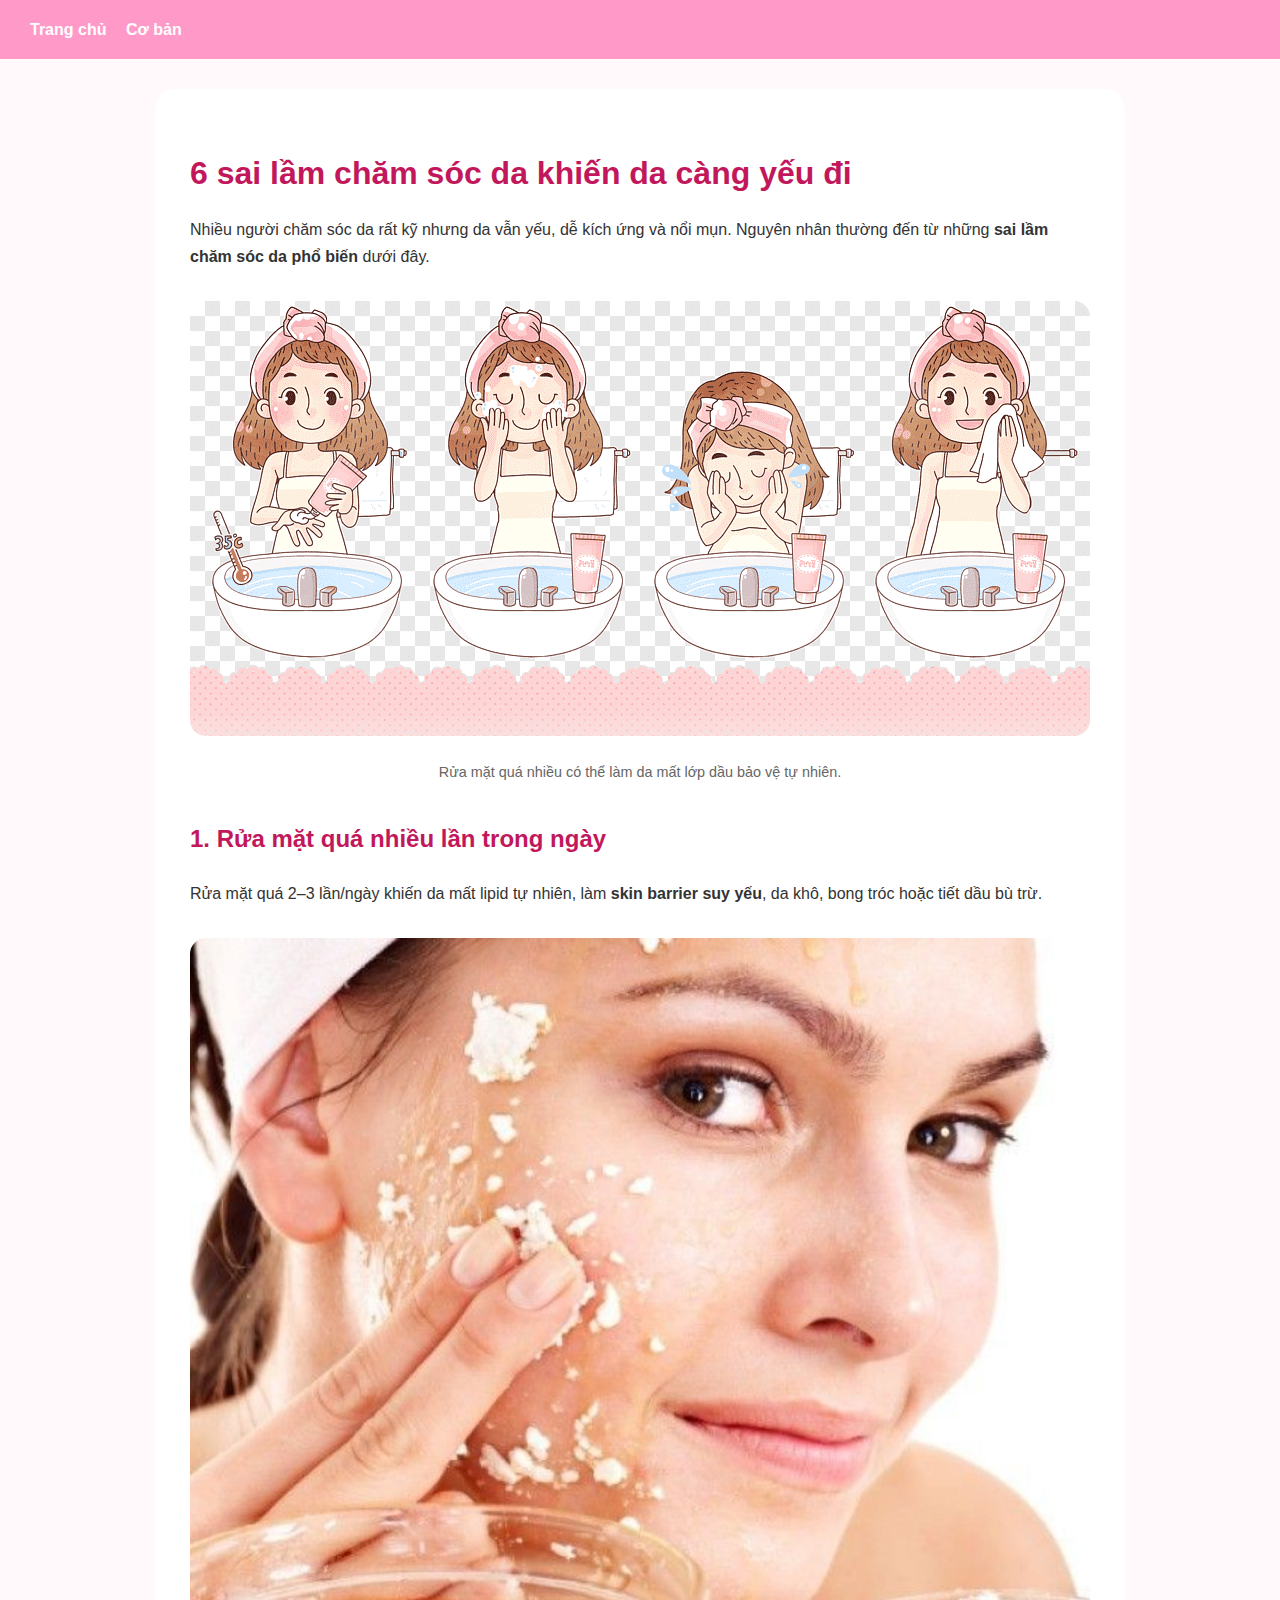
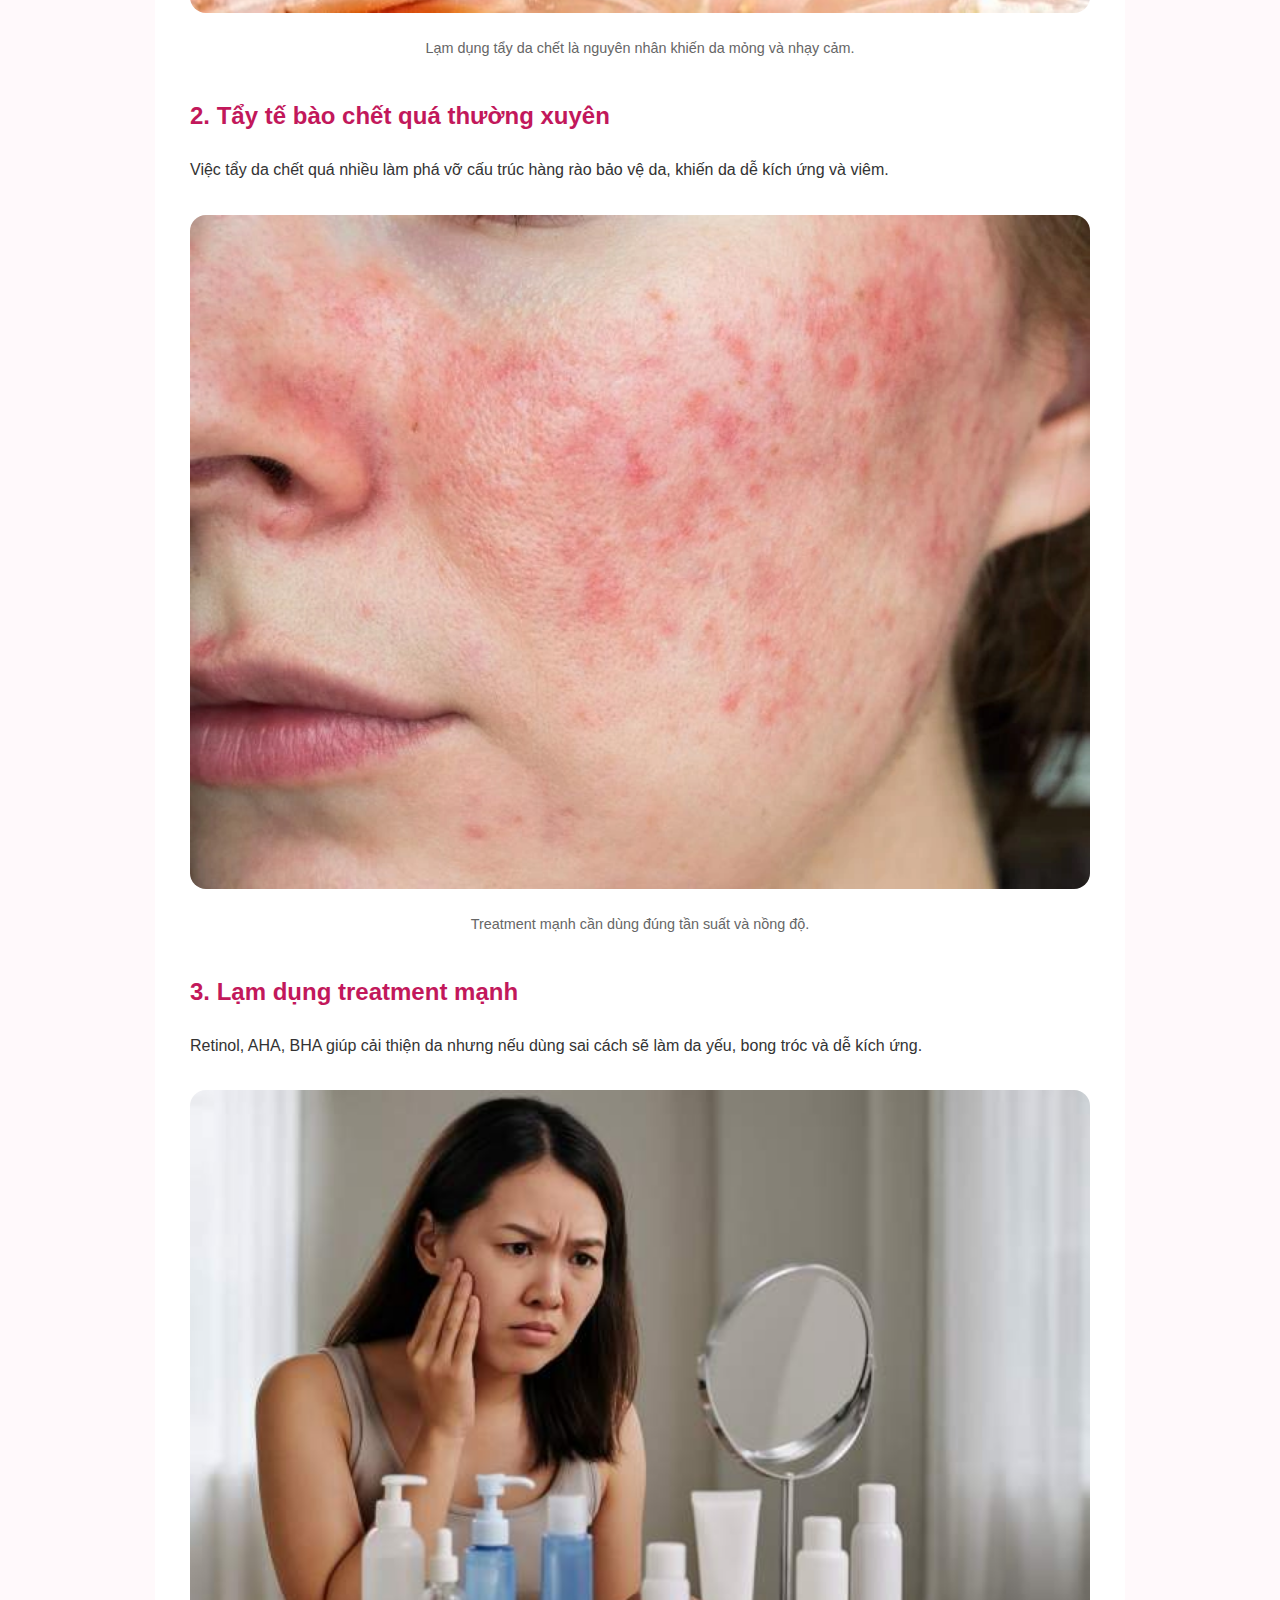
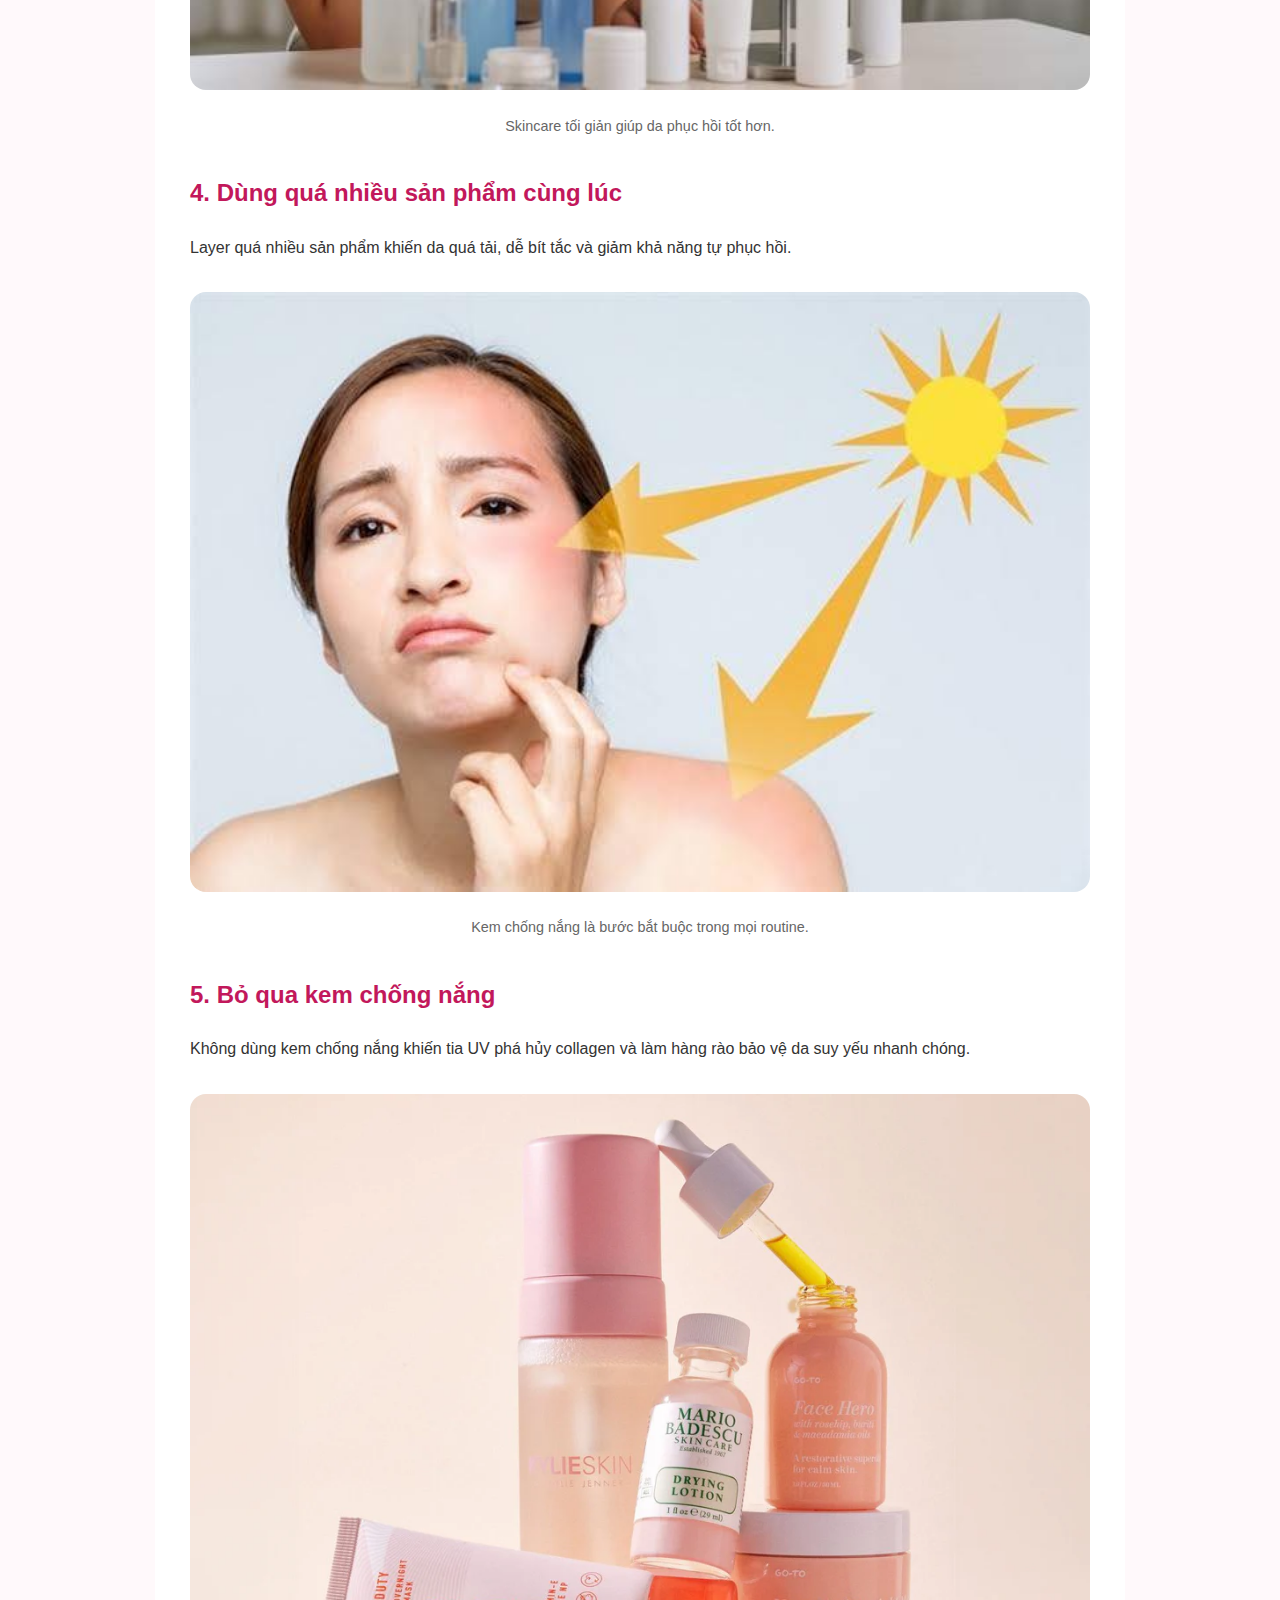
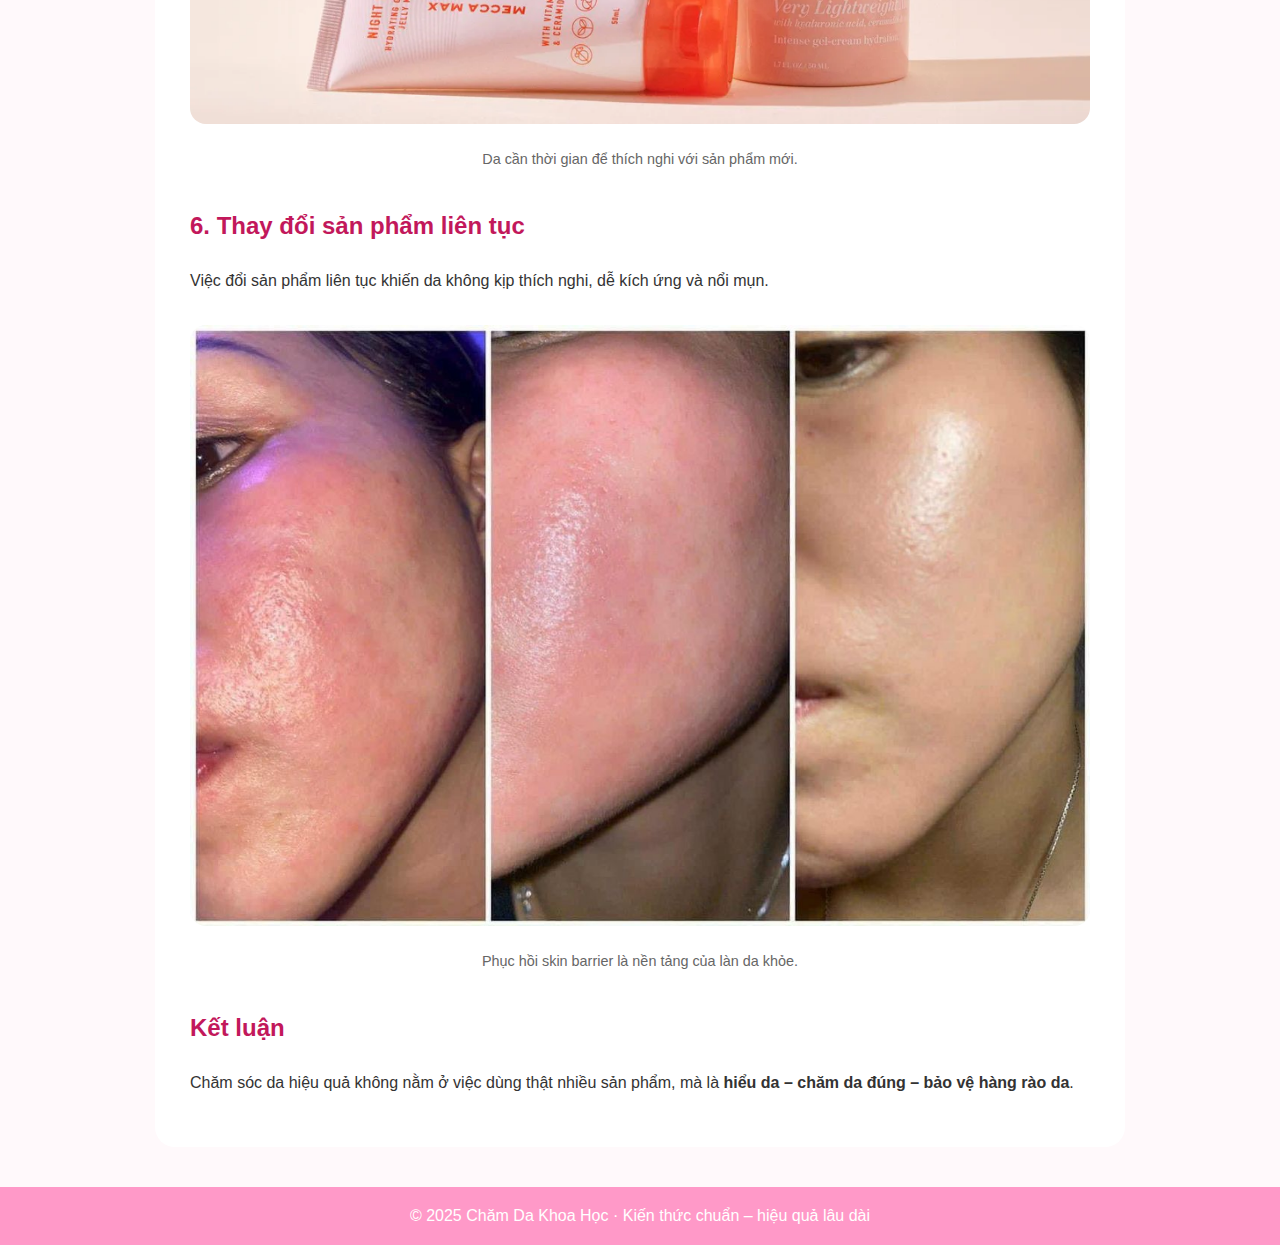
<file: basic-sai-lam-cham-soc-da.html>
<!DOCTYPE html>
<html lang="vi">
<head>
    <meta charset="UTF-8">
        <!-- Google Analytics 4 -->
    <script async src="https://www.googletagmanager.com/gtag/js?id=G-GNR6VPYE71"></script>
    <script>
        window.dataLayer = window.dataLayer || [];
        function gtag(){dataLayer.push(arguments);}
        gtag('js', new Date());
        gtag('config', 'G-GNR6VPYE71');
    </script>

    <title>6 sai lầm chăm sóc da khiến da càng yếu đi</title>

    <meta name="description"
          content="6 sai lầm chăm sóc da phổ biến khiến da ngày càng yếu: rửa mặt quá nhiều, lạm dụng treatment, bỏ quên kem chống nắng và cách khắc phục khoa học.">

    <meta name="keywords"
          content="sai lầm chăm sóc da, skin barrier yếu, chăm sóc da sai cách, phục hồi hàng rào bảo vệ da">

    <meta name="author" content="Nhóm 8 – Chăm Da Khoa Học">

    <meta name="viewport" content="width=device-width, initial-scale=1.0">

    <style>
        body {
            font-family: "Segoe UI", Arial, sans-serif;
            background: #fff9fb;
            color: #333;
            line-height: 1.7;
            margin: 0;
        }

        header {
            background: #ff99c8;
            padding: 16px 30px;
            color: #fff;
            font-weight: 600;
        }

        header a {
            color: #fff;
            text-decoration: none;
            margin-right: 15px;
        }

        main {
            max-width: 900px;
            margin: 30px auto;
            background: #fff;
            padding: 35px;
            border-radius: 20px;
        }

        h1 {
            color: #c2185b;
            margin-bottom: 15px;
        }

        h2 {
            color: #c2185b;
            margin-top: 35px;
        }

        img {
            width: 100%;
            border-radius: 16px;
            margin: 15px 0;
        }

        .caption {
            font-size: 0.9rem;
            color: #666;
            text-align: center;
            margin-bottom: 20px;
        }

        footer {
            text-align: center;
            padding: 15px;
            background: #ff99c8;
            color: #fff;
            margin-top: 40px;
        }
    </style>
</head>

<body>

<header>
    <a href="index.html">Trang chủ</a>
    <a href="basic.html">Cơ bản</a>
</header>

<main>

    <article itemscope itemtype="https://schema.org/Article">

        <h1 itemprop="headline">6 sai lầm chăm sóc da khiến da càng yếu đi</h1>

        <p itemprop="description">
            Nhiều người chăm sóc da rất kỹ nhưng da vẫn yếu, dễ kích ứng và nổi mụn.
            Nguyên nhân thường đến từ những <strong>sai lầm chăm sóc da phổ biến</strong> dưới đây.
        </p>

        <img src="image/rua-mat-qua-nhieu-sai-lam.jpg"
             alt="Rửa mặt quá nhiều làm tổn thương hàng rào bảo vệ da"
             loading="lazy" itemprop="image">
        <div class="caption">Rửa mặt quá nhiều có thể làm da mất lớp dầu bảo vệ tự nhiên.</div>

        <h2>1. Rửa mặt quá nhiều lần trong ngày</h2>
        <p>
            Rửa mặt quá 2–3 lần/ngày khiến da mất lipid tự nhiên, làm <strong>skin barrier suy yếu</strong>,
            da khô, bong tróc hoặc tiết dầu bù trừ.
        </p>

        <img src="image/tay-da-chet-qua-nhieu.jpg"
             alt="Tẩy tế bào chết quá nhiều gây mỏng da"
             loading="lazy">
        <div class="caption">Lạm dụng tẩy da chết là nguyên nhân khiến da mỏng và nhạy cảm.</div>

        <h2>2. Tẩy tế bào chết quá thường xuyên</h2>
        <p>
            Việc tẩy da chết quá nhiều làm phá vỡ cấu trúc hàng rào bảo vệ da,
            khiến da dễ kích ứng và viêm.
        </p>

        <img src="image/lam-dung-treatment-retinol.jpg"
             alt="Lạm dụng retinol và treatment mạnh"
             loading="lazy">
        <div class="caption">Treatment mạnh cần dùng đúng tần suất và nồng độ.</div>

        <h2>3. Lạm dụng treatment mạnh</h2>
        <p>
            Retinol, AHA, BHA giúp cải thiện da nhưng nếu dùng sai cách sẽ làm da yếu,
            bong tróc và dễ kích ứng.
        </p>

        <img src="image/dung-qua-nhieu-san-pham.jpg"
             alt="Dùng quá nhiều sản phẩm skincare gây quá tải cho da"
             loading="lazy">
        <div class="caption">Skincare tối giản giúp da phục hồi tốt hơn.</div>

        <h2>4. Dùng quá nhiều sản phẩm cùng lúc</h2>
        <p>
            Layer quá nhiều sản phẩm khiến da quá tải, dễ bít tắc và giảm khả năng tự phục hồi.
        </p>

        <img src="image/khong-boi-kem-chong-nang.jpg"
             alt="Không dùng kem chống nắng làm da lão hóa nhanh"
             loading="lazy">
        <div class="caption">Kem chống nắng là bước bắt buộc trong mọi routine.</div>

        <h2>5. Bỏ qua kem chống nắng</h2>
        <p>
            Không dùng kem chống nắng khiến tia UV phá hủy collagen
            và làm hàng rào bảo vệ da suy yếu nhanh chóng.
        </p>

        <img src="image/thay-doi-san-pham-lien-tuc.jpg"
             alt="Thay đổi sản phẩm skincare liên tục khiến da không kịp thích nghi"
             loading="lazy">
        <div class="caption">Da cần thời gian để thích nghi với sản phẩm mới.</div>

        <h2>6. Thay đổi sản phẩm liên tục</h2>
        <p>
            Việc đổi sản phẩm liên tục khiến da không kịp thích nghi,
            dễ kích ứng và nổi mụn.
        </p>

        <img src="image/phuc-hoi-skin-barrier.jpg"
             alt="Phục hồi hàng rào bảo vệ da bằng dưỡng ẩm và ceramide"
             loading="lazy">
        <div class="caption">Phục hồi skin barrier là nền tảng của làn da khỏe.</div>

        <h2>Kết luận</h2>
        <p>
            Chăm sóc da hiệu quả không nằm ở việc dùng thật nhiều sản phẩm,
            mà là <strong>hiểu da – chăm da đúng – bảo vệ hàng rào da</strong>.
        </p>

    </article>

</main>

<footer>
    © 2025 Chăm Da Khoa Học · Kiến thức chuẩn – hiệu quả lâu dài
</footer>

</body>
</html>
</file>
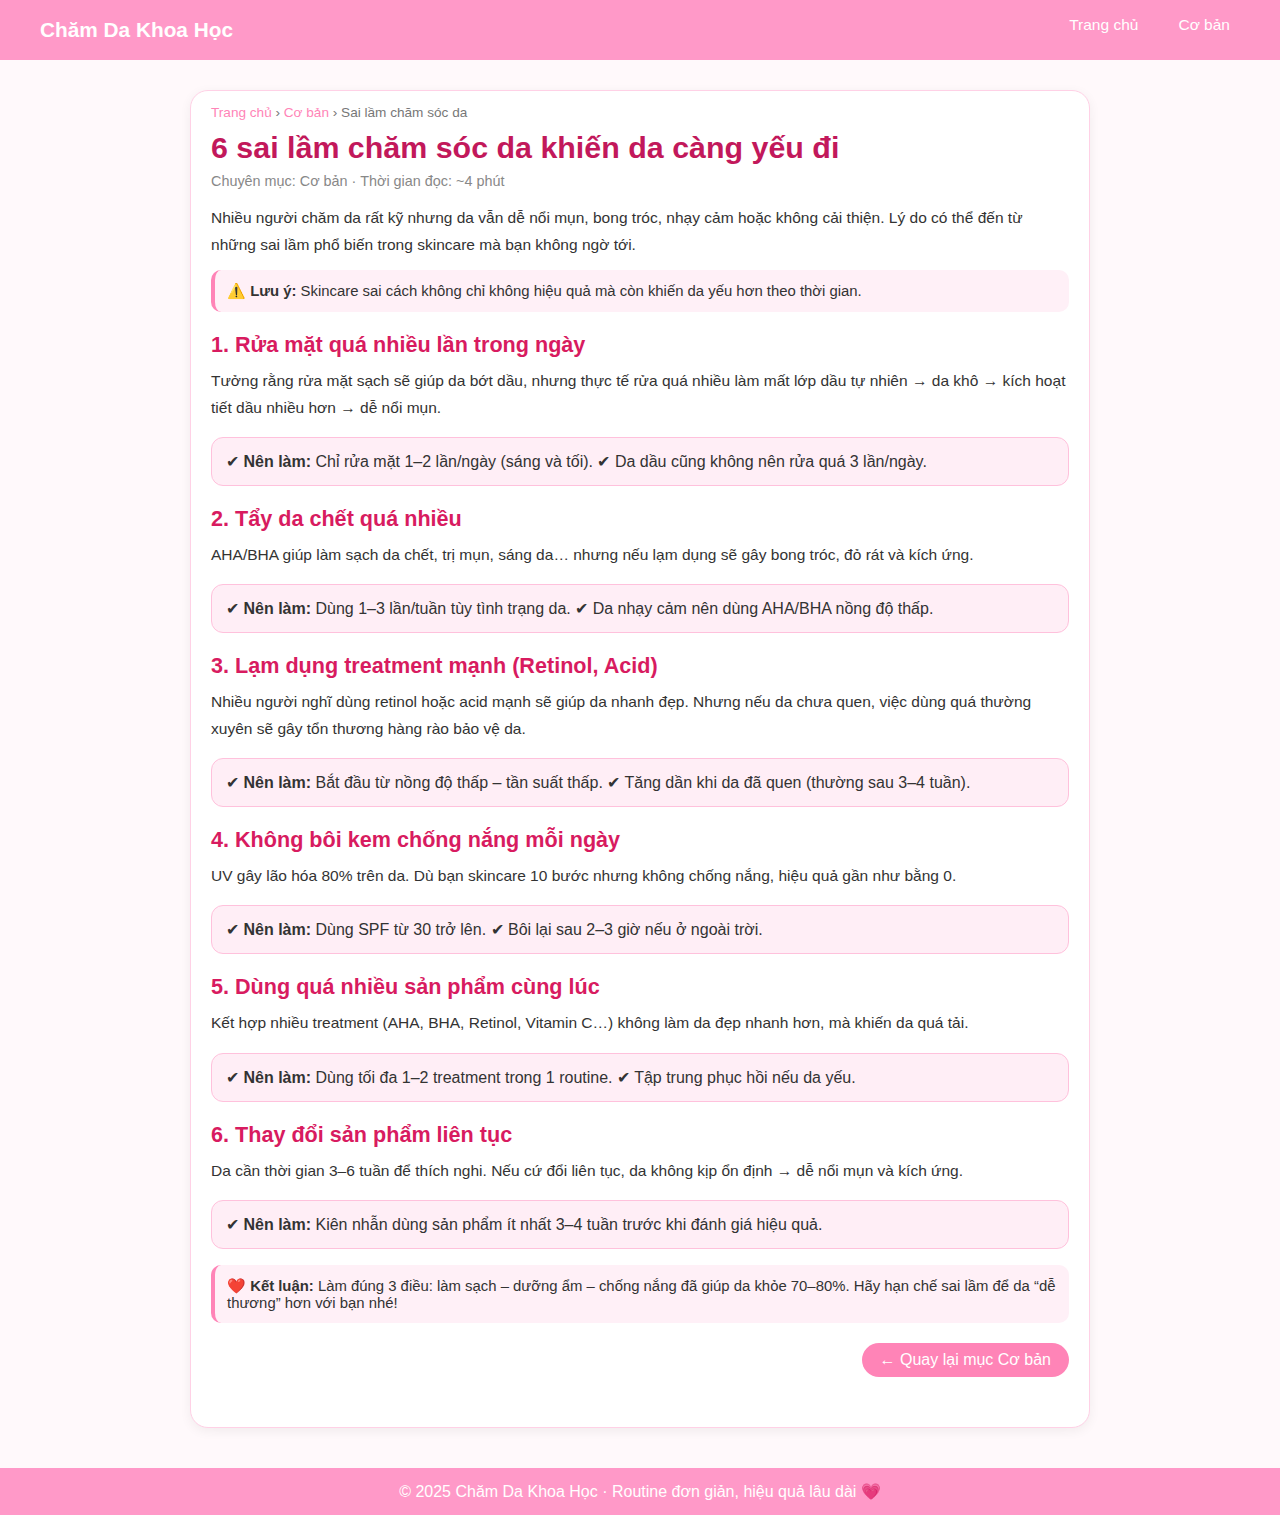
<file: basic-sai-lam-thuong-gap.html>
<!DOCTYPE html>
<html lang="vi">
<head>
    <meta charset="UTF-8">
    <title>6 sai lầm chăm sóc da khiến da càng yếu đi | Chăm Da Khoa Học</title>
    <meta name="viewport" content="width=device-width, initial-scale=1.0">

    <style>
        * {
            margin: 0;
            padding: 0;
            box-sizing: border-box;
            font-family: "Segoe UI", Arial, sans-serif;
        }

        body {
            background-color: #fff9fb;
            color: #333;
        }

        /* HEADER */
        header {
            width: 100%;
            background: #ff99c8;
            color: white;
            display: flex;
            justify-content: space-between;
            align-items: center;
            padding: 12px 40px;
            position: sticky;
            top: 0;
            z-index: 100;
        }

        .logo span {
            font-weight: 700;
            font-size: 1.3rem;
        }

        nav ul {
            list-style: none;
            display: flex;
            gap: 20px;
        }

        nav a {
            text-decoration: none;
            color: white;
            font-weight: 500;
            padding: 6px 10px;
            border-radius: 16px;
            transition: 0.2s;
        }

        nav a:hover {
            background: #ffe5f0;
            color: #c2185b;
        }

        /* ARTICLE WRAPPER */
        .container {
            max-width: 900px;
            margin: 30px auto 40px;
            padding: 0 20px 30px;
            background: white;
            border-radius: 18px;
            box-shadow: 0 3px 12px rgba(0,0,0,0.06);
            border: 1px solid #ffd1e6;
        }

        .breadcrumb {
            font-size: 0.85rem;
            padding: 14px 0 0;
            color: #777;
        }

        .breadcrumb a {
            color: #ff84b7;
            text-decoration: none;
        }

        .breadcrumb a:hover {
            text-decoration: underline;
        }

        article {
            padding: 10px 0 20px;
        }

        h1 {
            font-size: 1.9rem;
            color: #c2185b;
            margin-bottom: 8px;
        }

        .meta {
            font-size: 0.9rem;
            color: #888;
            margin-bottom: 16px;
        }

        h2 {
            font-size: 1.35rem;
            color: #d81b60;
            margin: 20px 0 10px;
        }

        h3 {
            color: #e91e63;
            font-size: 1.1rem;
            margin: 12px 0 8px;
        }

        p, li {
            font-size: 0.97rem;
            line-height: 1.7;
        }

        ul {
            margin-left: 20px;
            margin-bottom: 10px;
        }

        .box {
            background: #ffeef6;
            border-radius: 12px;
            padding: 14px;
            border: 1px solid #ffc1dc;
            margin: 16px 0;
        }

        .highlight {
            background: #fff0f7;
            border-left: 4px solid #ff84b7;
            padding: 12px;
            border-radius: 10px;
            margin: 12px 0 20px;
            font-size: 0.93rem;
        }

        .back-btn-wrapper {
            margin-top: 20px;
            text-align: right;
        }

        .btn {
            display: inline-block;
            padding: 8px 18px;
            background: #ff84b7;
            border-radius: 20px;
            color: white;
            text-decoration: none;
            transition: 0.2s;
        }

        .btn:hover {
            background: #ff5fa1;
        }

        footer {
            text-align: center;
            background: #ff99c8;
            color: white;
            padding: 14px 12px;
            margin-top: 20px;
        }
    </style>
</head>

<body>

<header>
    <div class="logo">
        <span>Chăm Da Khoa Học</span>
    </div>

    <nav>
        <ul>
            <li><a href="index.html">Trang chủ</a></li>
            <li><a href="basic.html">Cơ bản</a></li>
        </ul>
    </nav>
</header>

<div class="container">

    <div class="breadcrumb">
        <a href="index.html">Trang chủ</a> › 
        <a href="basic.html">Cơ bản</a> › 
        Sai lầm chăm sóc da
    </div>

    <article>

        <h1>6 sai lầm chăm sóc da khiến da càng yếu đi</h1>
        <div class="meta">Chuyên mục: Cơ bản · Thời gian đọc: ~4 phút</div>

        <p>
            Nhiều người chăm da rất kỹ nhưng da vẫn dễ nổi mụn, bong tróc, nhạy cảm hoặc không cải thiện.
            Lý do có thể đến từ những sai lầm phổ biến trong skincare mà bạn không ngờ tới.
        </p>

        <div class="highlight">
            ⚠️ <strong>Lưu ý:</strong> Skincare sai cách không chỉ không hiệu quả mà còn khiến da yếu hơn theo thời gian.
        </div>

        <!-- SAI LẦM 1 -->
        <h2>1. Rửa mặt quá nhiều lần trong ngày</h2>
        <p>
            Tưởng rằng rửa mặt sạch sẽ giúp da bớt dầu, nhưng thực tế rửa quá nhiều làm mất lớp dầu tự nhiên
            → da khô → kích hoạt tiết dầu nhiều hơn → dễ nổi mụn.
        </p>

        <div class="box">
            ✔ <strong>Nên làm:</strong> Chỉ rửa mặt 1–2 lần/ngày (sáng và tối).  
            ✔ Da dầu cũng không nên rửa quá 3 lần/ngày.
        </div>

        <!-- SAI LẦM 2 -->
        <h2>2. Tẩy da chết quá nhiều</h2>
        <p>
            AHA/BHA giúp làm sạch da chết, trị mụn, sáng da… nhưng nếu lạm dụng sẽ gây bong tróc, đỏ rát và kích ứng.
        </p>

        <div class="box">
            ✔ <strong>Nên làm:</strong> Dùng 1–3 lần/tuần tùy tình trạng da.  
            ✔ Da nhạy cảm nên dùng AHA/BHA nồng độ thấp.
        </div>

        <!-- SAI LẦM 3 -->
        <h2>3. Lạm dụng treatment mạnh (Retinol, Acid)</h2>
        <p>
            Nhiều người nghĩ dùng retinol hoặc acid mạnh sẽ giúp da nhanh đẹp.  
            Nhưng nếu da chưa quen, việc dùng quá thường xuyên sẽ gây tổn thương hàng rào bảo vệ da.
        </p>

        <div class="box">
            ✔ <strong>Nên làm:</strong> Bắt đầu từ nồng độ thấp – tần suất thấp.  
            ✔ Tăng dần khi da đã quen (thường sau 3–4 tuần).
        </div>

        <!-- SAI LẦM 4 -->
        <h2>4. Không bôi kem chống nắng mỗi ngày</h2>
        <p>
            UV gây lão hóa 80% trên da. Dù bạn skincare 10 bước nhưng không chống nắng,  
            hiệu quả gần như bằng 0.
        </p>

        <div class="box">
            ✔ <strong>Nên làm:</strong> Dùng SPF từ 30 trở lên.  
            ✔ Bôi lại sau 2–3 giờ nếu ở ngoài trời.
        </div>

        <!-- SAI LẦM 5 -->
        <h2>5. Dùng quá nhiều sản phẩm cùng lúc</h2>
        <p>
            Kết hợp nhiều treatment (AHA, BHA, Retinol, Vitamin C…) không làm da đẹp nhanh hơn,
            mà khiến da quá tải.
        </p>

        <div class="box">
            ✔ <strong>Nên làm:</strong> Dùng tối đa 1–2 treatment trong 1 routine.  
            ✔ Tập trung phục hồi nếu da yếu.
        </div>

        <!-- SAI LẦM 6 -->
        <h2>6. Thay đổi sản phẩm liên tục</h2>
        <p>
            Da cần thời gian 3–6 tuần để thích nghi. Nếu cứ đổi liên tục, da không kịp ổn định → dễ nổi mụn và kích ứng.
        </p>

        <div class="box">
            ✔ <strong>Nên làm:</strong> Kiên nhẫn dùng sản phẩm ít nhất 3–4 tuần trước khi đánh giá hiệu quả.
        </div>

        <div class="highlight">
            ❤️ <strong>Kết luận:</strong> Làm đúng 3 điều: làm sạch – dưỡng ẩm – chống nắng  
            đã giúp da khỏe 70–80%.  
            Hãy hạn chế sai lầm để da “dễ thương” hơn với bạn nhé!
        </div>

        <div class="back-btn-wrapper">
            <a href="basic.html" class="btn">← Quay lại mục Cơ bản</a>
        </div>

    </article>
</div>

<footer>
    © 2025 Chăm Da Khoa Học · Routine đơn giản, hiệu quả lâu dài 💗
</footer>

</body>
</html>
</file>
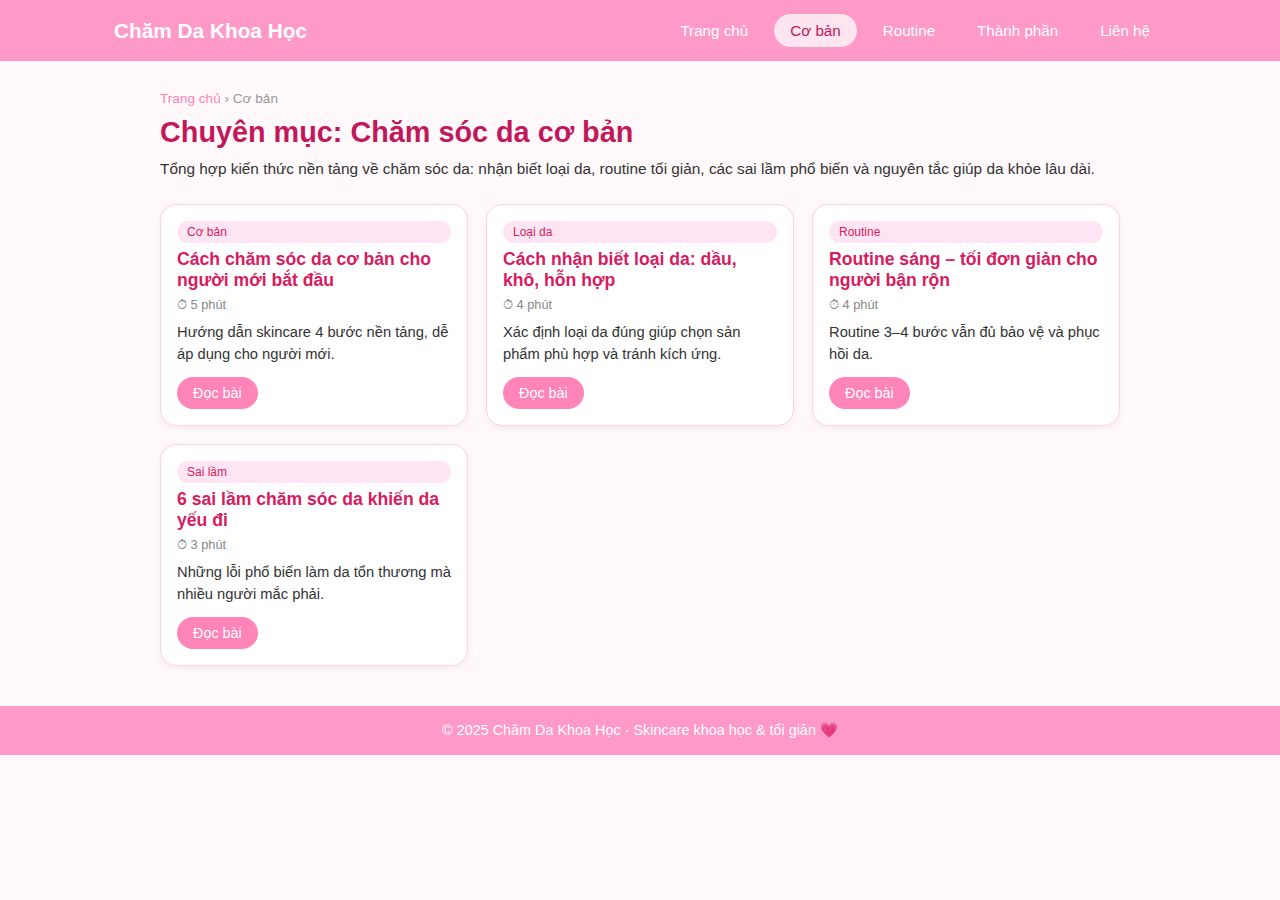
<file: basic.html>
<!DOCTYPE html>
<html lang="vi">
<head>
    <meta charset="UTF-8">
    <title>Cơ bản | Chăm Da Khoa Học</title>
    <meta name="description" content="Chuyên mục chăm sóc da cơ bản: kiến thức nền tảng, routine đơn giản, nhận biết loại da và các sai lầm thường gặp khi skincare.">
    <meta name="viewport" content="width=device-width, initial-scale=1.0">

    <style>
        * {
            margin: 0;
            padding: 0;
            box-sizing: border-box;
            font-family: "Segoe UI", Arial, sans-serif;
        }

        body {
            background-color: #fff9fb;
            color: #333;
        }

        /* ===== HEADER ===== */
        header {
            background: #ff99c8;
            position: sticky;
            top: 0;
            z-index: 100;
        }

        .header-inner {
            max-width: 1100px;
            margin: auto;
            padding: 14px 24px;
            display: flex;
            align-items: center;
            justify-content: space-between;
        }

        .logo {
            font-size: 1.3rem;
            font-weight: 700;
            color: #fff;
            white-space: nowrap;
        }

        nav ul {
            list-style: none;
            display: flex;
            gap: 10px;
        }

        nav a {
            display: block;
            padding: 8px 16px;
            border-radius: 20px;
            text-decoration: none;
            color: #fff;
            font-size: 0.95rem;
            font-weight: 500;
            transition: all 0.2s ease;
        }

        nav a:hover,
        nav a.active {
            background: #ffe5f0;
            color: #c2185b;
        }

        /* ===== MAIN ===== */
        .container {
            max-width: 1000px;
            margin: 30px auto 40px;
            padding: 0 20px;
        }

        .breadcrumb {
            font-size: 0.85rem;
            margin-bottom: 10px;
            color: #999;
        }

        .breadcrumb a {
            color: #ff84b7;
            text-decoration: none;
        }

        h1 {
            font-size: 1.8rem;
            margin-bottom: 8px;
            color: #c2185b;
        }

        .intro {
            font-size: 0.96rem;
            line-height: 1.6;
            margin-bottom: 22px;
        }

        /* ===== POST GRID ===== */
        .post-grid {
            display: grid;
            grid-template-columns: repeat(auto-fit, minmax(260px, 1fr));
            gap: 18px;
        }

        .post-card {
            background: #fff;
            border-radius: 16px;
            padding: 16px;
            border: 1px solid #ffd1e6;
            box-shadow: 0 3px 10px rgba(0,0,0,0.05);
            display: flex;
            flex-direction: column;
        }

        .post-tag {
            font-size: 0.75rem;
            padding: 4px 10px;
            background: #ffe5f3;
            color: #d81b60;
            border-radius: 999px;
            display: inline-block;
            margin-bottom: 6px;
        }

        .post-card h2 {
            font-size: 1.1rem;
            color: #d81b60;
            margin-bottom: 6px;
        }

        .post-meta {
            font-size: 0.8rem;
            color: #888;
            margin-bottom: 8px;
        }

        .post-excerpt {
            font-size: 0.92rem;
            line-height: 1.5;
            margin-bottom: 12px;
        }

        .btn {
            align-self: flex-start;
            padding: 8px 16px;
            background: #ff84b7;
            color: #fff;
            border-radius: 20px;
            text-decoration: none;
            font-size: 0.9rem;
            transition: background 0.2s;
        }

        .btn:hover {
            background: #ff5fa1;
        }

        /* ===== FOOTER ===== */
        footer {
            background: #ff99c8;
            color: #fff;
            text-align: center;
            padding: 16px;
            font-size: 0.9rem;
            margin-top: 30px;
        }

        /* ===== MOBILE ===== */
        @media (max-width: 768px) {
            .header-inner {
                flex-direction: column;
                gap: 10px;
            }

            nav ul {
                flex-wrap: wrap;
                justify-content: center;
            }
        }
    </style>
</head>

<body>

<header>
    <div class="header-inner">
        <div class="logo">Chăm Da Khoa Học</div>
        <nav>
            <ul>
                <li><a href="index.html">Trang chủ</a></li>
                <li><a href="basic.html" class="active">Cơ bản</a></li>
                <li><a href="routine.html">Routine</a></li>
                <li><a href="ingredients.html">Thành phần</a></li>
                <li><a href="contact.html">Liên hệ</a></li>
            </ul>
        </nav>
    </div>
</header>

<main class="container">
    <div class="breadcrumb">
        <a href="index.html">Trang chủ</a> › Cơ bản
    </div>

    <h1>Chuyên mục: Chăm sóc da cơ bản</h1>
    <p class="intro">
        Tổng hợp kiến thức nền tảng về chăm sóc da: nhận biết loại da, routine tối giản,
        các sai lầm phổ biến và nguyên tắc giúp da khỏe lâu dài.
    </p>

    <div class="post-grid">

        <article class="post-card">
            <span class="post-tag">Cơ bản</span>
            <h2>Cách chăm sóc da cơ bản cho người mới bắt đầu</h2>
            <div class="post-meta">⏱ 5 phút</div>
            <p class="post-excerpt">Hướng dẫn skincare 4 bước nền tảng, dễ áp dụng cho người mới.</p>
            <a href="basic-cham-soc-co-ban.html" class="btn">Đọc bài</a>
        </article>

        <article class="post-card">
            <span class="post-tag">Loại da</span>
            <h2>Cách nhận biết loại da: dầu, khô, hỗn hợp</h2>
            <div class="post-meta">⏱ 4 phút</div>
            <p class="post-excerpt">Xác định loại da đúng giúp chọn sản phẩm phù hợp và tránh kích ứng.</p>
            <a href="basic-phan-biet-loai-da.html" class="btn">Đọc bài</a>
        </article>

        <article class="post-card">
            <span class="post-tag">Routine</span>
            <h2>Routine sáng – tối đơn giản cho người bận rộn</h2>
            <div class="post-meta">⏱ 4 phút</div>
            <p class="post-excerpt">Routine 3–4 bước vẫn đủ bảo vệ và phục hồi da.</p>
            <a href="basic-routine-sang-toi.html" class="btn">Đọc bài</a>
        </article>

        <article class="post-card">
            <span class="post-tag">Sai lầm</span>
            <h2>6 sai lầm chăm sóc da khiến da yếu đi</h2>
            <div class="post-meta">⏱ 3 phút</div>
            <p class="post-excerpt">Những lỗi phổ biến làm da tổn thương mà nhiều người mắc phải.</p>
            <a href="basic-sai-lam-thuong-gap.html" class="btn">Đọc bài</a>
        </article>

    </div>
</main>

<footer>
    © 2025 Chăm Da Khoa Học · Skincare khoa học & tối giản 💗
</footer>

</body>
</html>
</file>
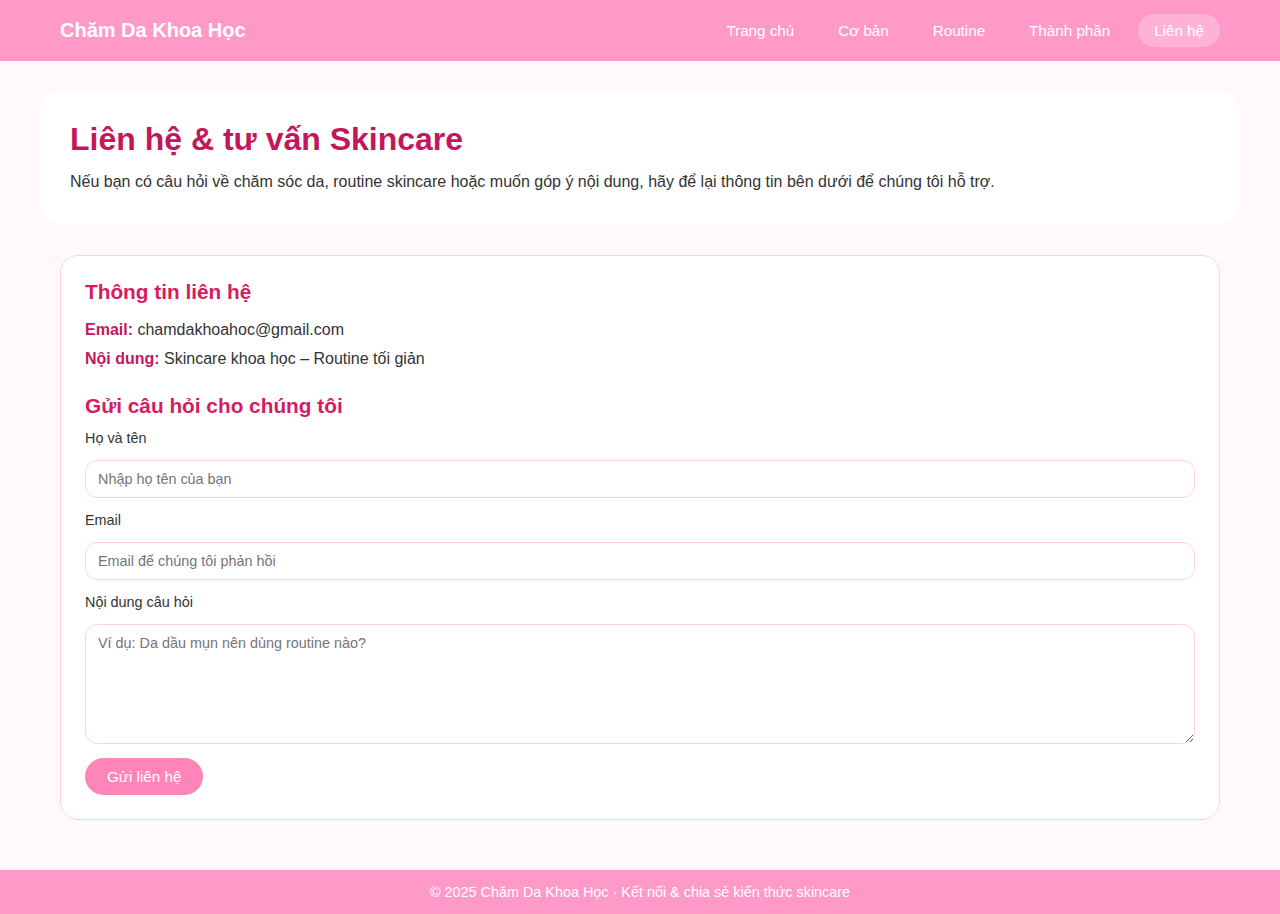
<file: contact.html>
<!DOCTYPE html>
<html lang="vi">
<head>
    <meta charset="UTF-8">
    <meta name="viewport" content="width=device-width, initial-scale=1.0">

    <!-- Google Analytics 4 -->
    <script async src="https://www.googletagmanager.com/gtag/js?id=G-GNR6VPYE71"></script>
    <script>
        window.dataLayer = window.dataLayer || [];
        function gtag(){dataLayer.push(arguments);}
        gtag('js', new Date());
        gtag('config', 'G-GNR6VPYE71');
    </script>

    <!-- SEO -->
    <title>Liên hệ Chăm Da Khoa Học & Tư vấn Skincare</title>
    <meta name="description"
          content="Liên hệ Chăm Da Khoa Học để được tư vấn routine skincare, giải đáp thắc mắc về chăm sóc da và thành phần mỹ phẩm.">
    <meta name="keywords"
          content="liên hệ chăm da khoa học, tư vấn skincare, hỏi đáp chăm sóc da">
    <link rel="canonical" href="https://nhom8tuhcctk.github.io/chamdakhoahoc/contact.html">

    <!-- Open Graph -->
    <meta property="og:title" content="Liên hệ Chăm Da Khoa Học">
    <meta property="og:description" content="Gửi câu hỏi về skincare để được hỗ trợ tư vấn.">
    <meta property="og:type" content="website">
    <meta property="og:url" content="https://nhom8tuhcctk.github.io/chamdakhoahoc/contact.html">
    <meta property="og:image" content="https://nhom8tuhcctk.github.io/chamdakhoahoc/image/skin-barrier.jpg">

    <style>
        * {
            margin: 0;
            padding: 0;
            box-sizing: border-box;
            font-family: "Segoe UI", Arial, sans-serif;
        }

        body {
            background: #fff9fb;
            color: #333;
        }

        header {
            background: #ff99c8;
        }

        .header-inner {
            max-width: 1200px;
            margin: auto;
            padding: 14px 20px;
            display: flex;
            justify-content: space-between;
            align-items: center;
        }

        .logo {
            color: #fff;
            font-size: 1.25rem;
            font-weight: 700;
            white-space: nowrap;
        }

        .main-nav {
            display: flex;
            gap: 12px;
            flex-wrap: wrap;
        }

        .main-nav a {
            color: #fff;
            text-decoration: none;
            padding: 8px 16px;
            border-radius: 999px;
            font-size: 0.95rem;
            font-weight: 500;
            transition: background 0.2s;
        }

        .main-nav a:hover,
        .main-nav a.active {
            background: rgba(255,255,255,0.25);
        }

        .hero {
            max-width: 1200px;
            margin: 30px auto;
            padding: 30px;
            background: #ffffff;
            border-radius: 22px;
        }

        .hero h1 {
            color: #c2185b;
            font-size: 2rem;
            margin-bottom: 10px;
        }

        .hero p {
            line-height: 1.7;
            font-size: 1rem;
        }

        main {
            max-width: 1200px;
            margin: 0 auto 50px;
            padding: 0 20px;
        }

        .contact-box {
            background: #fff;
            padding: 24px;
            border-radius: 18px;
            border: 1px solid #ffd1e6;
            margin-top: 20px;
        }

        .contact-box h2 {
            color: #d81b60;
            margin-bottom: 12px;
            font-size: 1.3rem;
        }

        .contact-list {
            list-style: none;
            margin-bottom: 20px;
            line-height: 1.8;
        }

        .contact-list strong {
            color: #c2185b;
        }

        form {
            display: grid;
            gap: 14px;
        }

        label {
            font-size: 0.9rem;
            font-weight: 500;
        }

        input, textarea {
            width: 100%;
            padding: 10px 12px;
            border-radius: 12px;
            border: 1px solid #ffd1e6;
            font-size: 0.9rem;
        }

        textarea {
            resize: vertical;
            min-height: 120px;
        }

        button {
            width: fit-content;
            padding: 10px 22px;
            border-radius: 999px;
            border: none;
            background: #ff84b7;
            color: #fff;
            font-size: 0.95rem;
            cursor: pointer;
        }

        button:hover {
            background: #ff5fa1;
        }

        footer {
            background: #ff99c8;
            color: #fff;
            text-align: center;
            padding: 14px;
            font-size: 0.9rem;
        }

        @media (max-width: 768px) {
            .header-inner {
                flex-direction: column;
                gap: 10px;
            }

            .main-nav {
                justify-content: center;
            }
        }
    </style>
</head>

<body>

<header>
    <div class="header-inner">
        <div class="logo">Chăm Da Khoa Học</div>
        <nav class="main-nav">
            <a href="index.html">Trang chủ</a>
            <a href="basic.html">Cơ bản</a>
            <a href="routine.html">Routine</a>
            <a href="ingredients.html">Thành phần</a>
            <a href="contact.html" class="active">Liên hệ</a>
        </nav>
    </div>
</header>

<section class="hero">
    <h1>Liên hệ & tư vấn Skincare</h1>
    <p>
        Nếu bạn có câu hỏi về chăm sóc da, routine skincare hoặc muốn góp ý nội dung,
        hãy để lại thông tin bên dưới để chúng tôi hỗ trợ.
    </p>
</section>

<main>

    <section class="contact-box">
        <h2>Thông tin liên hệ</h2>
        <ul class="contact-list">
            <li><strong>Email:</strong> chamdakhoahoc@gmail.com</li>
            <li><strong>Nội dung:</strong> Skincare khoa học – Routine tối giản</li>
        </ul>

        <h2>Gửi câu hỏi cho chúng tôi</h2>
        <form>
            <label for="name">Họ và tên</label>
            <input type="text" id="name" placeholder="Nhập họ tên của bạn">

            <label for="email">Email</label>
            <input type="email" id="email" placeholder="Email để chúng tôi phản hồi">

            <label for="message">Nội dung câu hỏi</label>
            <textarea id="message" placeholder="Ví dụ: Da dầu mụn nên dùng routine nào?"></textarea>

            <button type="submit">Gửi liên hệ</button>
        </form>
    </section>

</main>

<footer>
    © 2025 Chăm Da Khoa Học · Kết nối & chia sẻ kiến thức skincare
</footer>

</body>
</html>
</file>
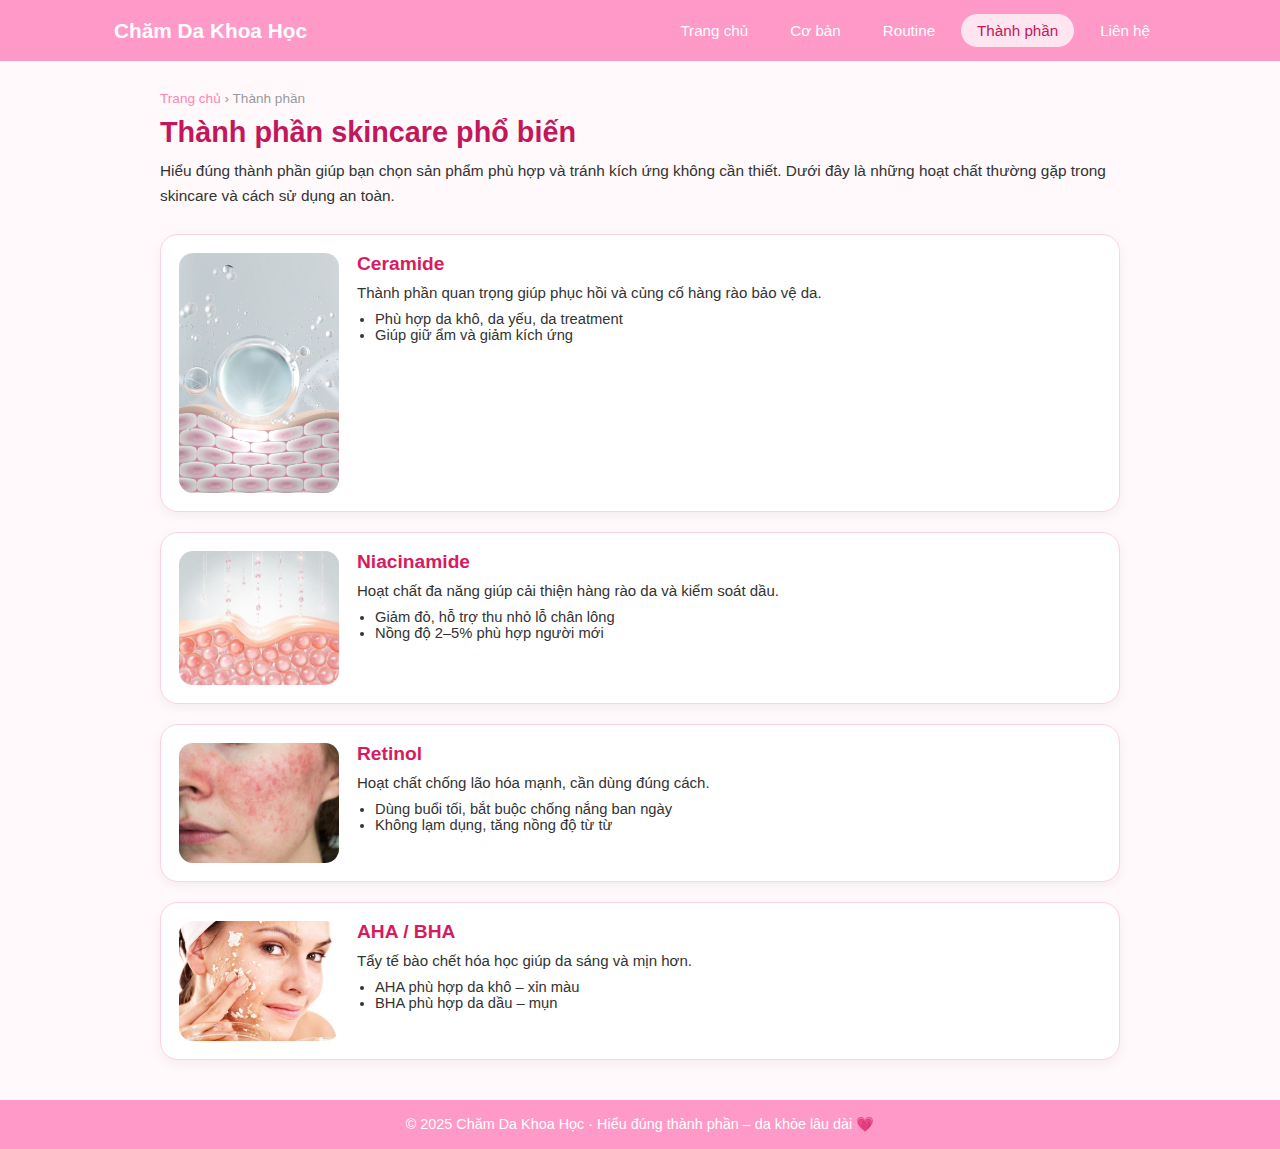
<file: ingredients.html>
<!DOCTYPE html>
<html lang="vi">
<head>
    <meta charset="UTF-8">
        <script async src="https://www.googletagmanager.com/gtag/js?id=G-GNR6VPYE71"></script>
    <script>
        window.dataLayer = window.dataLayer || [];
        function gtag(){dataLayer.push(arguments);}
        gtag('js', new Date());
        gtag('config', 'G-GNR6VPYE71');
    </script>
    <title>Thành phần skincare | Chăm Da Khoa Học</title>
    <meta name="description" content="Tìm hiểu các thành phần skincare phổ biến như ceramide, niacinamide, retinol, AHA BHA và cách sử dụng an toàn cho từng loại da.">
    <meta name="viewport" content="width=device-width, initial-scale=1.0">

    <style>
        * {
            margin: 0;
            padding: 0;
            box-sizing: border-box;
            font-family: "Segoe UI", Arial, sans-serif;
        }

        body {
            background-color: #fff9fb;
            color: #333;
        }

        /* ===== HEADER ===== */
        header {
            background: #ff99c8;
            position: sticky;
            top: 0;
            z-index: 100;
        }

        .header-inner {
            max-width: 1100px;
            margin: auto;
            padding: 14px 24px;
            display: flex;
            align-items: center;
            justify-content: space-between;
        }

        .logo {
            font-size: 1.3rem;
            font-weight: 700;
            color: #fff;
            white-space: nowrap;
        }

        nav ul {
            list-style: none;
            display: flex;
            gap: 10px;
        }

        nav a {
            display: block;
            padding: 8px 16px;
            border-radius: 20px;
            text-decoration: none;
            color: #fff;
            font-size: 0.95rem;
            font-weight: 500;
            transition: all 0.2s ease;
        }

        nav a:hover,
        nav a.active {
            background: #ffe5f0;
            color: #c2185b;
        }

        /* ===== MAIN ===== */
        .container {
            max-width: 1000px;
            margin: 30px auto 40px;
            padding: 0 20px;
        }

        .breadcrumb {
            font-size: 0.85rem;
            margin-bottom: 10px;
            color: #999;
        }

        .breadcrumb a {
            color: #ff84b7;
            text-decoration: none;
        }

        h1 {
            font-size: 1.8rem;
            margin-bottom: 10px;
            color: #c2185b;
        }

        .intro {
            font-size: 0.96rem;
            line-height: 1.6;
            margin-bottom: 26px;
        }

        /* ===== INGREDIENT LIST ===== */
        .ingredient {
            display: grid;
            grid-template-columns: 160px 1fr;
            gap: 18px;
            background: #fff;
            border-radius: 18px;
            padding: 18px;
            border: 1px solid #ffd1e6;
            box-shadow: 0 4px 12px rgba(0,0,0,0.05);
            margin-bottom: 20px;
        }

        .ingredient img {
            width: 100%;
            border-radius: 14px;
            object-fit: cover;
        }

        .ingredient h2 {
            font-size: 1.2rem;
            color: #d81b60;
            margin-bottom: 6px;
        }

        .ingredient p {
            font-size: 0.94rem;
            line-height: 1.6;
            margin-bottom: 6px;
        }

        .ingredient ul {
            padding-left: 18px;
            font-size: 0.92rem;
        }

        /* ===== FOOTER ===== */
        footer {
            background: #ff99c8;
            color: #fff;
            text-align: center;
            padding: 16px;
            font-size: 0.9rem;
            margin-top: 30px;
        }

        /* ===== MOBILE ===== */
        @media (max-width: 768px) {
            .header-inner {
                flex-direction: column;
                gap: 10px;
            }

            nav ul {
                flex-wrap: wrap;
                justify-content: center;
            }

            .ingredient {
                grid-template-columns: 1fr;
            }
        }
    </style>
</head>

<body>

<header>
    <div class="header-inner">
        <div class="logo">Chăm Da Khoa Học</div>
        <nav>
            <ul>
                <li><a href="index.html">Trang chủ</a></li>
                <li><a href="basic.html">Cơ bản</a></li>
                <li><a href="routine.html">Routine</a></li>
                <li><a href="ingredients.html" class="active">Thành phần</a></li>
                <li><a href="contact.html">Liên hệ</a></li>
            </ul>
        </nav>
    </div>
</header>

<main class="container">
    <div class="breadcrumb">
        <a href="index.html">Trang chủ</a> › Thành phần
    </div>

    <h1>Thành phần skincare phổ biến</h1>
    <p class="intro">
        Hiểu đúng thành phần giúp bạn chọn sản phẩm phù hợp và tránh kích ứng không cần thiết.
        Dưới đây là những hoạt chất thường gặp trong skincare và cách sử dụng an toàn.
    </p>

    <!-- CERAMIDE -->
    <section class="ingredient">
        <img src="image/ceramide.jpg" alt="Ceramide trong chăm sóc da" loading="lazy">
        <div>
            <h2>Ceramide</h2>
            <p>Thành phần quan trọng giúp phục hồi và củng cố hàng rào bảo vệ da.</p>
            <ul>
                <li>Phù hợp da khô, da yếu, da treatment</li>
                <li>Giúp giữ ẩm và giảm kích ứng</li>
            </ul>
        </div>
    </section>

    <!-- NIACINAMIDE -->
    <section class="ingredient">
        <img src="image/skin-barrier.jpg" alt="Niacinamide và hàng rào bảo vệ da" loading="lazy">
        <div>
            <h2>Niacinamide</h2>
            <p>Hoạt chất đa năng giúp cải thiện hàng rào da và kiểm soát dầu.</p>
            <ul>
                <li>Giảm đỏ, hỗ trợ thu nhỏ lỗ chân lông</li>
                <li>Nồng độ 2–5% phù hợp người mới</li>
            </ul>
        </div>
    </section>

    <!-- RETINOL -->
    <section class="ingredient">
        <img src="image/lam-dung-treatment-retinol.jpg" alt="Retinol trong chăm sóc da" loading="lazy">
        <div>
            <h2>Retinol</h2>
            <p>Hoạt chất chống lão hóa mạnh, cần dùng đúng cách.</p>
            <ul>
                <li>Dùng buổi tối, bắt buộc chống nắng ban ngày</li>
                <li>Không lạm dụng, tăng nồng độ từ từ</li>
            </ul>
        </div>
    </section>

    <!-- AHA BHA -->
    <section class="ingredient">
        <img src="image/tay-da-chet-qua-nhieu.jpg" alt="AHA BHA tẩy tế bào chết hóa học" loading="lazy">
        <div>
            <h2>AHA / BHA</h2>
            <p>Tẩy tế bào chết hóa học giúp da sáng và mịn hơn.</p>
            <ul>
                <li>AHA phù hợp da khô – xỉn màu</li>
                <li>BHA phù hợp da dầu – mụn</li>
            </ul>
        </div>
    </section>

</main>

<footer>
    © 2025 Chăm Da Khoa Học · Hiểu đúng thành phần – da khỏe lâu dài 💗
</footer>

</body>
</html>
</file>
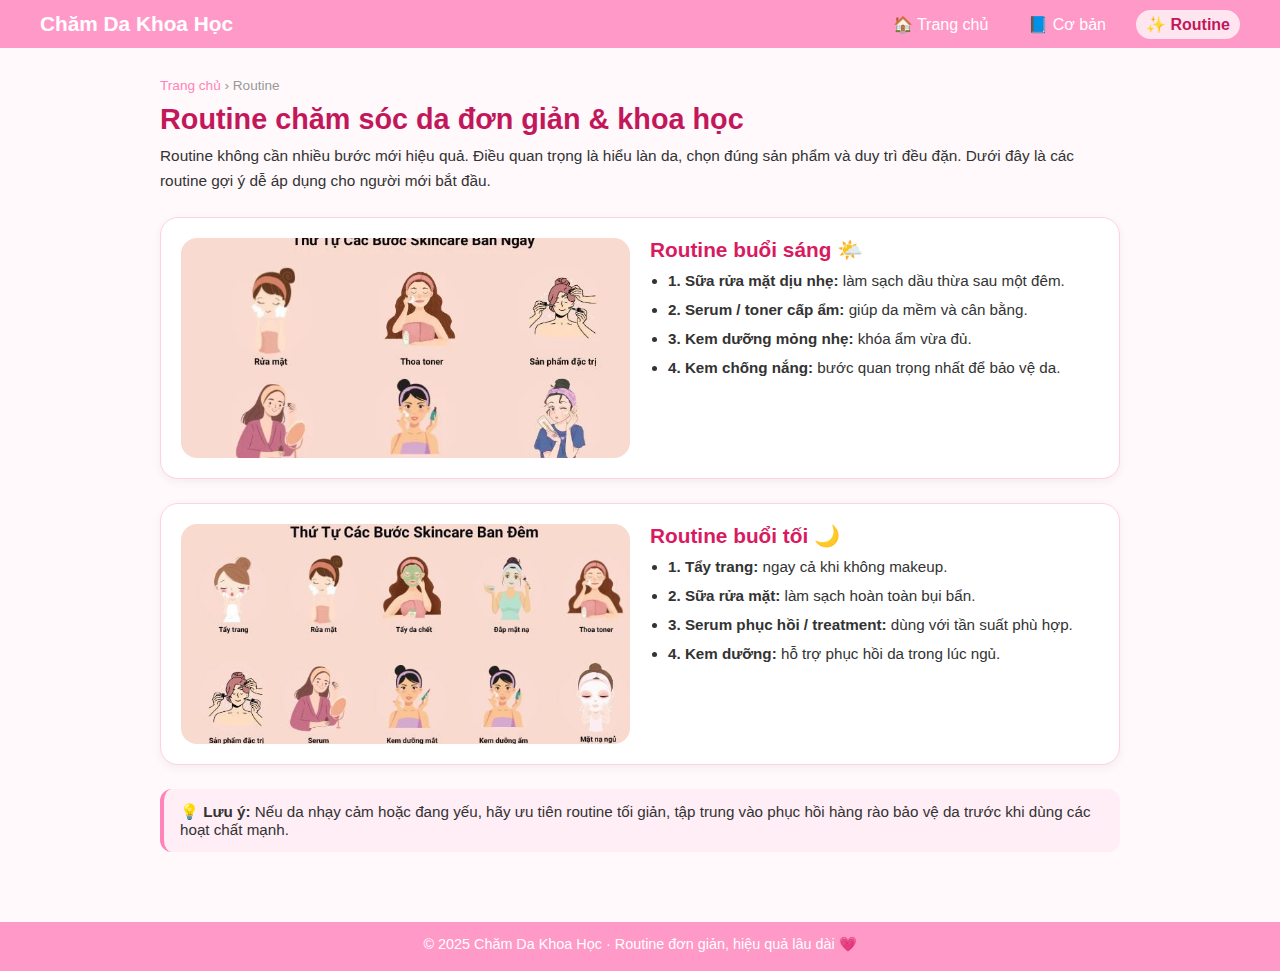
<file: routine.html>
<!DOCTYPE html>
<html lang="vi">
<head>
    <meta charset="UTF-8">
    <title>Routine chăm sóc da | Chăm Da Khoa Học</title>
    <meta name="viewport" content="width=device-width, initial-scale=1.0">

    <meta name="description"
          content="Gợi ý routine chăm sóc da sáng – tối đơn giản theo từng loại da. Hướng dẫn xây routine khoa học, dễ áp dụng cho người mới bắt đầu.">

    <style>
        * {
            margin: 0;
            padding: 0;
            box-sizing: border-box;
            font-family: "Segoe UI", Arial, sans-serif;
        }

        body {
            background-color: #fff9fb;
            color: #333;
        }

        /* HEADER */
        header {
            width: 100%;
            background: #ff99c8;
            color: #ffffff;
            display: flex;
            justify-content: space-between;
            align-items: center;
            padding: 12px 40px;
            position: sticky;
            top: 0;
            z-index: 100;
        }

        .logo span {
            font-weight: 700;
            font-size: 1.3rem;
        }

        nav ul {
            list-style: none;
            display: flex;
            gap: 20px;
        }

        nav a {
            text-decoration: none;
            color: #fff;
            font-weight: 500;
            padding: 6px 10px;
            border-radius: 16px;
            transition: background 0.2s, color 0.2s;
        }

        nav a:hover {
            background: #ffe5f0;
            color: #c2185b;
        }

        nav a.active {
            background: #ffe5f0;
            color: #c2185b;
            font-weight: 600;
        }

        /* CONTAINER */
        .container {
            max-width: 1000px;
            margin: 30px auto 40px;
            padding: 0 20px 30px;
        }

        .breadcrumb {
            font-size: 0.85rem;
            margin-bottom: 10px;
            color: #999;
        }

        .breadcrumb a {
            color: #ff84b7;
            text-decoration: none;
        }

        h1 {
            font-size: 1.8rem;
            color: #c2185b;
            margin-bottom: 8px;
        }

        .intro {
            font-size: 0.96rem;
            line-height: 1.6;
            margin-bottom: 24px;
        }

        /* ROUTINE BLOCK */
        .routine-block {
            background: #ffffff;
            border-radius: 18px;
            padding: 20px;
            margin-bottom: 24px;
            border: 1px solid #ffd1e6;
            box-shadow: 0 3px 10px rgba(0,0,0,0.05);
            display: grid;
            grid-template-columns: 1fr 1fr;
            gap: 20px;
        }

        .routine-block img {
            width: 100%;
            height: 220px;
            object-fit: cover;
            border-radius: 16px;
        }

        .routine-content h2 {
            color: #d81b60;
            margin-bottom: 8px;
            font-size: 1.3rem;
        }

        .routine-content ul {
            margin-left: 18px;
            margin-top: 6px;
        }

        .routine-content li {
            margin-bottom: 6px;
            font-size: 0.95rem;
            line-height: 1.5;
        }

        /* NOTE */
        .note {
            background: #ffeef6;
            border-left: 4px solid #ff84b7;
            padding: 14px 16px;
            border-radius: 12px;
            font-size: 0.95rem;
            margin-top: 20px;
        }

        footer {
            text-align: center;
            padding: 14px 10px 18px;
            background: #ff99c8;
            color: #ffffff;
            font-size: 0.9rem;
            margin-top: 14px;
        }

        @media (max-width: 700px) {
            header {
                padding: 10px 16px;
            }

            .container {
                margin: 20px 10px 30px;
                padding: 0 6px 20px;
            }

            .routine-block {
                grid-template-columns: 1fr;
            }

            .routine-block img {
                height: 200px;
            }
        }
    </style>
</head>
<body>

<header>
    <div class="logo">
        <span>Chăm Da Khoa Học</span>
    </div>
    <nav>
        <ul>
            <li><a href="index.html">🏠 Trang chủ</a></li>
            <li><a href="basic.html">📘 Cơ bản</a></li>
            <li><a href="routine.html" class="active">✨ Routine</a></li>
        </ul>
    </nav>
</header>

<div class="container">
    <div class="breadcrumb">
        <a href="index.html">Trang chủ</a> › Routine
    </div>

    <h1>Routine chăm sóc da đơn giản & khoa học</h1>
    <p class="intro">
        Routine không cần nhiều bước mới hiệu quả. Điều quan trọng là hiểu làn da,
        chọn đúng sản phẩm và duy trì đều đặn. Dưới đây là các routine gợi ý dễ áp dụng
        cho người mới bắt đầu.
    </p>

    <!-- ROUTINE SÁNG -->
    <section class="routine-block">
        <img src="image/routine-cham-toc-da-ban-ngay.webp"
     alt="Routine chăm sóc da ban ngày khoa học">

        <div class="routine-content">
            <h2>Routine buổi sáng 🌤️</h2>
            <ul>
                <li><strong>1. Sữa rửa mặt dịu nhẹ:</strong> làm sạch dầu thừa sau một đêm.</li>
                <li><strong>2. Serum / toner cấp ẩm:</strong> giúp da mềm và cân bằng.</li>
                <li><strong>3. Kem dưỡng mỏng nhẹ:</strong> khóa ẩm vừa đủ.</li>
                <li><strong>4. Kem chống nắng:</strong> bước quan trọng nhất để bảo vệ da.</li>
            </ul>
        </div>
    </section>

    <!-- ROUTINE TỐI -->
    <section class="routine-block">
        <img src="image/routine-cham-toc-da-buoi-toi-01.jpg"
     alt="Routine chăm sóc da buổi tối phục hồi da">

        <div class="routine-content">
            <h2>Routine buổi tối 🌙</h2>
            <ul>
                <li><strong>1. Tẩy trang:</strong> ngay cả khi không makeup.</li>
                <li><strong>2. Sữa rửa mặt:</strong> làm sạch hoàn toàn bụi bẩn.</li>
                <li><strong>3. Serum phục hồi / treatment:</strong> dùng với tần suất phù hợp.</li>
                <li><strong>4. Kem dưỡng:</strong> hỗ trợ phục hồi da trong lúc ngủ.</li>
            </ul>
        </div>
    </section>

    <div class="note">
        💡 <strong>Lưu ý:</strong> Nếu da nhạy cảm hoặc đang yếu, hãy ưu tiên routine tối giản,
        tập trung vào phục hồi hàng rào bảo vệ da trước khi dùng các hoạt chất mạnh.
    </div>
</div>

<footer>
    © 2025 Chăm Da Khoa Học · Routine đơn giản, hiệu quả lâu dài 💗
</footer>

</body>
</html>
</file>
<file: style.css>
body {
    font-family: Arial, sans-serif;
    background-color: #ffe6f2; /* hồng nhạt */
    margin: 0;
    padding: 0;
    color: #444;
}

header {
    background-color: #ffb6d9;
    color: white;
    padding: 20px;
    text-align: center;
    font-size: 28px;
    font-weight: bold;
}

.container {
    width: 80%;
    margin: 30px auto;
    background: white;
    border-radius: 12px;
    padding: 25px;
    box-shadow: 0 0 10px rgba(255, 105, 180, 0.3);
}

h2 {
    color: #ff4da6;
}

.step {
    background: #ffe6f7;
    padding: 15px;
    border-left: 5px solid #ff4da6;
    margin-bottom: 15px;
    border-radius: 8px;
}

footer {
    text-align: center;
    padding: 15px;
    background: #ffb6d9;
    margin-top: 40px;
    color: white;
}
</file>
